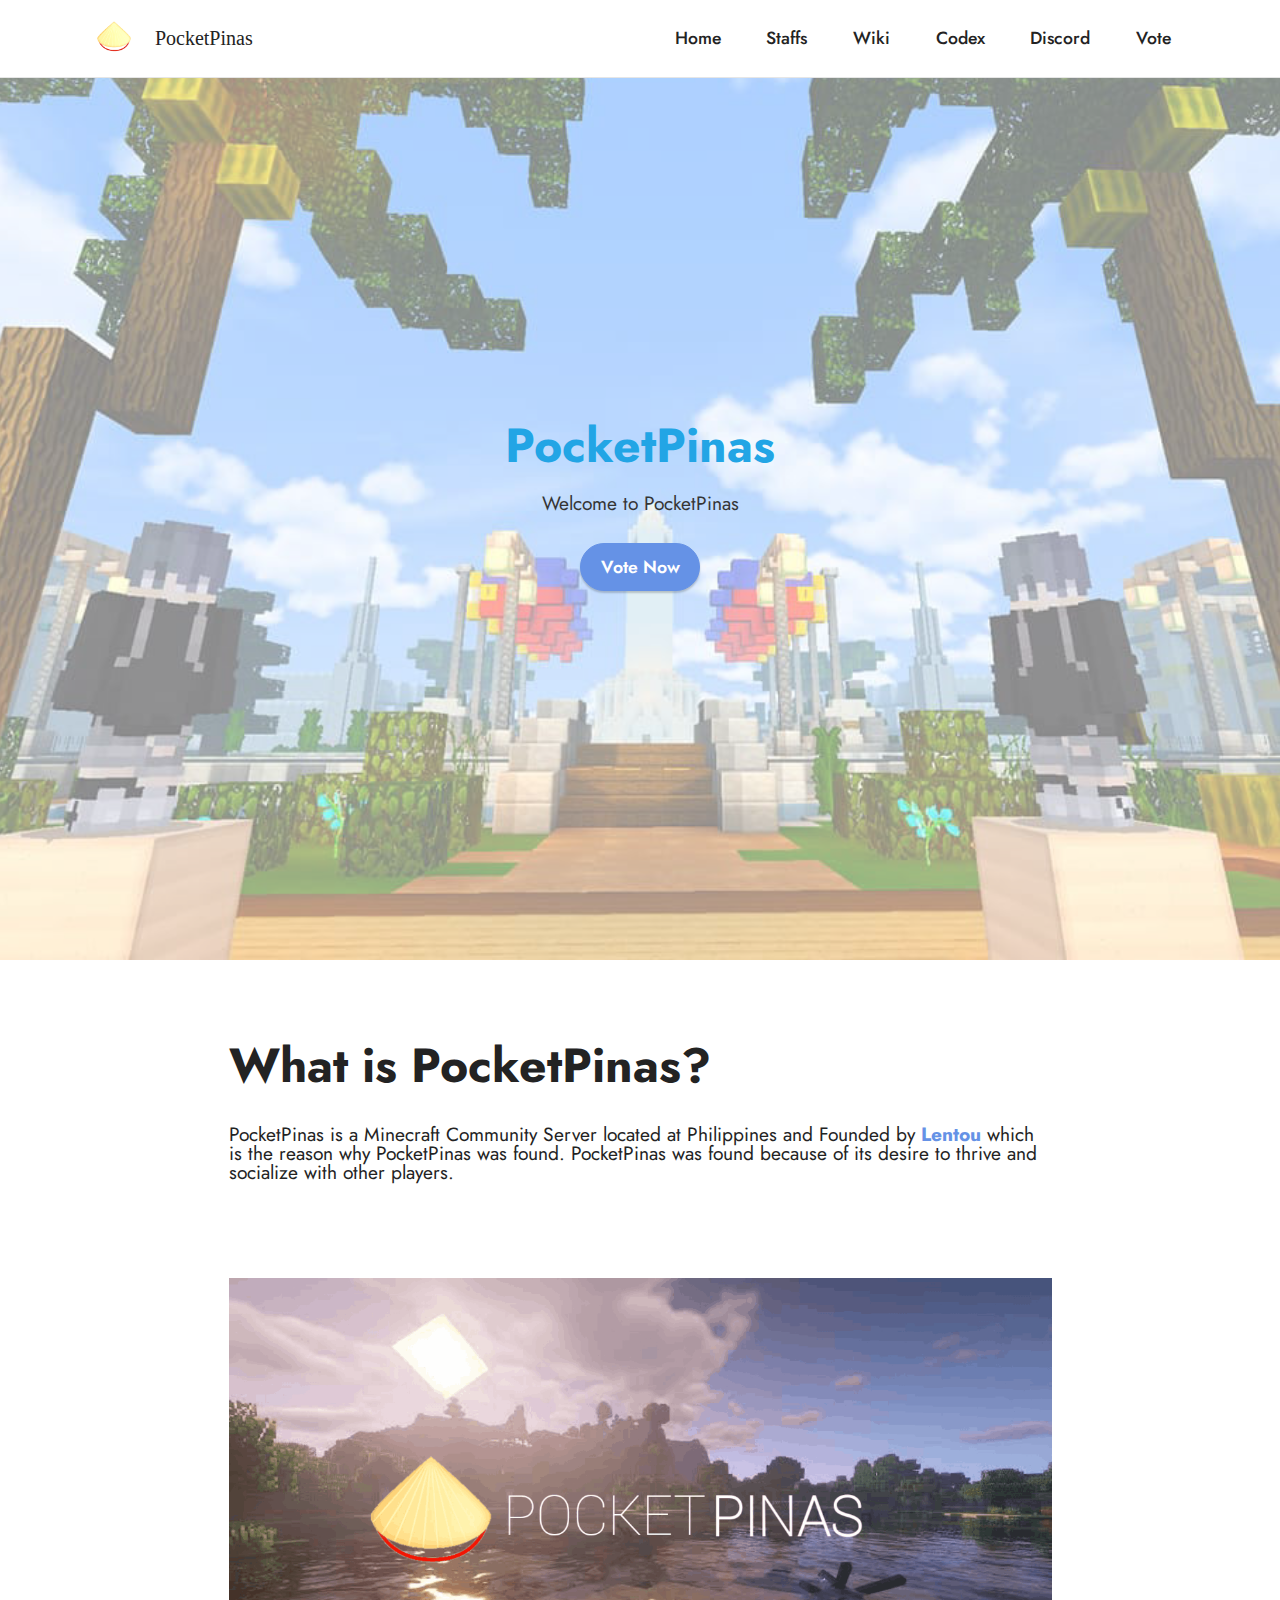
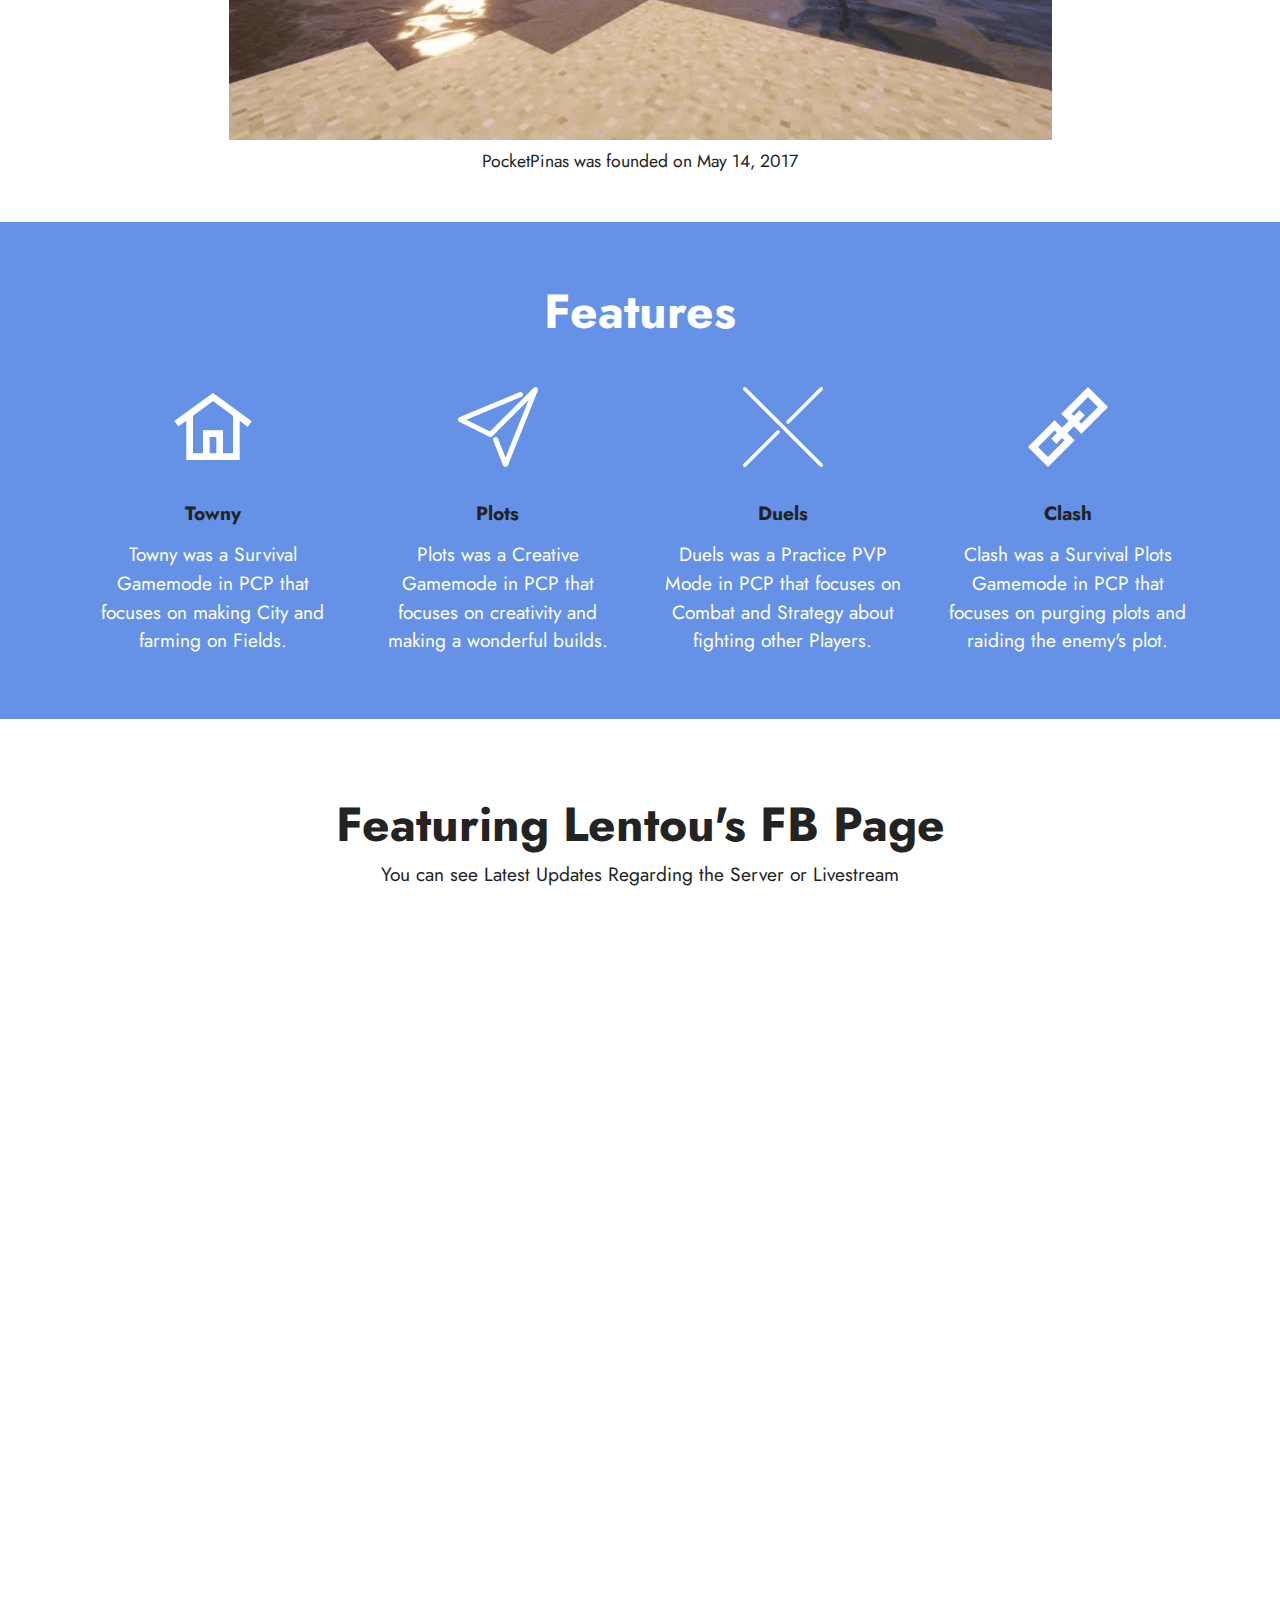
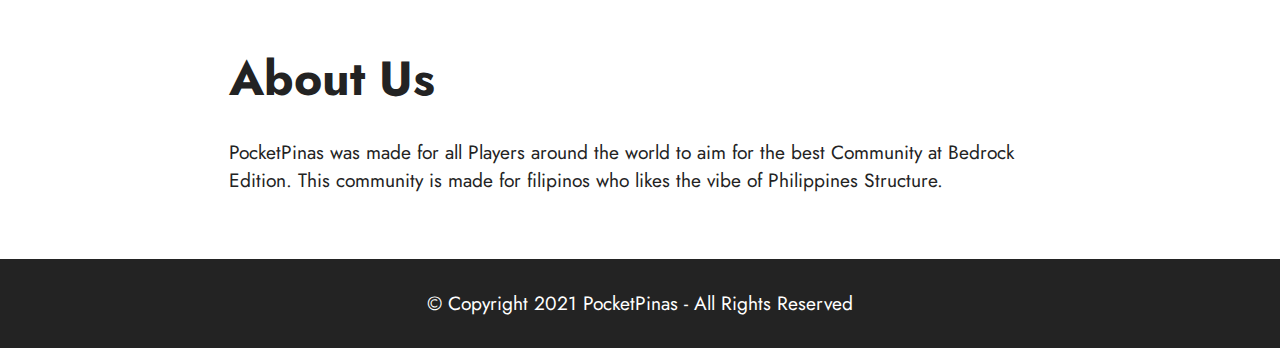
<file: index.html>
<!DOCTYPE html>
<html  >
<head>
  <meta charset="UTF-8">
  <meta http-equiv="X-UA-Compatible" content="IE=edge">
  <meta name="generator" content="Mobirise v5.2.0, mobirise.com">
  <meta name="viewport" content="width=device-width, initial-scale=1, minimum-scale=1">
  <link rel="shortcut icon" href="assets/images/1603445772490-181x196.png" type="image/x-icon">
  <meta name="description" content="PocketPinas is a Minecraft Community Server located at Philippines and Founded by Lentou.">
  
  
  <title>PocketPinas</title>
  <link rel="stylesheet" href="assets/web/assets/mobirise-icons2/mobirise2.css">
  <link rel="stylesheet" href="assets/web/assets/mobirise-icons/mobirise-icons.css">
  <link rel="stylesheet" href="assets/web/assets/mobirise-icons-bold/mobirise-icons-bold.css">
  <link rel="stylesheet" href="assets/tether/tether.min.css">
  <link rel="stylesheet" href="assets/bootstrap/css/bootstrap.min.css">
  <link rel="stylesheet" href="assets/bootstrap/css/bootstrap-grid.min.css">
  <link rel="stylesheet" href="assets/bootstrap/css/bootstrap-reboot.min.css">
  <link rel="stylesheet" href="assets/dropdown/css/style.css">
  <link rel="stylesheet" href="assets/socicon/css/styles.css">
  <link rel="stylesheet" href="assets/theme/css/style.css">
  <link rel="preload" as="style" href="assets/mobirise/css/mbr-additional.css"><link rel="stylesheet" href="assets/mobirise/css/mbr-additional.css" type="text/css">
  
  
  
  
</head>
<body>
  
  <section class="menu cid-s48OLK6784" once="menu" id="menu1-h">
    
    <nav class="navbar navbar-dropdown navbar-fixed-top navbar-expand-lg">
        <div class="container">
            <div class="navbar-brand">
                <span class="navbar-logo">
                    
                        <img src="assets/images/1603445772490-181x196.png" alt="Mobirise" style="height: 3.8rem;">
                    
                </span>
                <span class="navbar-caption-wrap">PocketPinas</span>
            </div>
            <button class="navbar-toggler" type="button" data-toggle="collapse" data-target="#navbarSupportedContent" aria-controls="navbarNavAltMarkup" aria-expanded="false" aria-label="Toggle navigation">
                <div class="hamburger">
                    <span></span>
                    <span></span>
                    <span></span>
                    <span></span>
                </div>
            </button>
            <div class="collapse navbar-collapse" id="navbarSupportedContent">
                <ul class="navbar-nav nav-dropdown nav-right" data-app-modern-menu="true"><li class="nav-item"><a class="nav-link link text-black text-primary display-4" href="index.html">Home</a></li><li class="nav-item"><a class="nav-link link text-black text-primary display-4" href="staffs.html">Staffs</a></li><li class="nav-item"><a class="nav-link link text-black text-primary display-4" href="wiki.html">Wiki</a></li><li class="nav-item"><a class="nav-link link text-black text-primary display-4" href="codex.html">Codex</a></li><li class="nav-item"><a class="nav-link link text-black text-primary display-4" href="https://discord.gg/Y7zvgFj">Discord</a></li><li class="nav-item"><a class="nav-link link text-black text-primary display-4" href="https://minecraftpocket-servers.com/server/90308/vote/">Vote</a></li></ul>
                
                
            </div>
        </div>
    </nav>

</section>

<section class="header1 cid-s48MCQYojq mbr-fullscreen mbr-parallax-background" id="header1-f">

    

    <div class="mbr-overlay" style="opacity: 0.5; background-color: rgb(255, 255, 255);"></div>

    <div class="align-center container">
        <div class="row justify-content-center">
            <div class="col-12 col-lg-8">
                <h1 class="mbr-section-title mbr-fonts-style mb-3 display-2"><strong>PocketPinas</strong></h1>
                
                <p class="mbr-text mbr-fonts-style display-7">Welcome to PocketPinas</p>
                <div class="mbr-section-btn mt-3"><a class="btn btn-primary display-4" href="https://minecraftpocket-servers.com/server/90308/vote/">Vote Now</a></div>
            </div>
        </div>
    </div>
</section>

<section class="content1 cid-s48udlf8KU" id="content1-8">
    
    <div class="container">
        <div class="row justify-content-center">
            <div class="title col-12 col-md-9">
                <h3 class="mbr-section-title mbr-fonts-style align-center mb-4 display-2"><strong>What is PocketPinas?</strong></h3>
                <h4 class="mbr-section-subtitle align-center mbr-fonts-style mb-4 display-7"><p>PocketPinas is a Minecraft Community Server located at Philippines and Founded by <a href="https://www.youtube.com/c/Lentou" class="text-primary"><strong>Lentou</strong></a>&nbsp;which is the reason why PocketPinas was found. PocketPinas was found because of its desire to thrive and socialize with other players.</p></h4>
                
            </div>
        </div>
    </div>
</section>

<section class="image3 cid-s48upRUlSD" id="image3-9">
    

    

    <div class="container">
        <div class="row justify-content-center">
            <div class="col-12 col-lg-9">
                <div class="image-wrapper">
                    <img src="assets/images/pcp-1280x718.png" alt="Mobirise">
                    <p class="mbr-description mbr-fonts-style mt-2 align-center display-4">PocketPinas was founded on May 14, 2017</p>
                </div>
            </div>
        </div>
    </div>
</section>

<section class="features1 cid-smlQvP4FIE" id="features1-v">
    

    
    <div class="container">
        <div class="row">
            <div class="col-12">
                <h3 class="mbr-section-title mbr-fonts-style align-center mb-0 display-2">
                    <strong>Features</strong>
                </h3>
                
            </div>
        </div>
        <div class="row">
            <div class="card col-12 col-md-6 col-lg-3">
                <div class="card-wrapper">
                    <div class="card-box align-center">
                        <div class="iconfont-wrapper">
                            <span class="mbr-iconfont mobi-mbri-home mobi-mbri" style="color: rgb(255, 255, 255); fill: rgb(255, 255, 255);"></span>
                        </div>
                        <h5 class="card-title mbr-fonts-style display-7"><strong>Towny</strong></h5>
                        <p class="card-text mbr-fonts-style display-7">Towny was a Survival Gamemode in PCP that focuses on making City and farming on Fields.</p>
                    </div>
                </div>
            </div>
            <div class="card col-12 col-md-6 col-lg-3">
                <div class="card-wrapper">
                    <div class="card-box align-center">
                        <div class="iconfont-wrapper">
                            <span class="mbr-iconfont mbrib-paper-plane" style="color: rgb(255, 255, 255); fill: rgb(255, 255, 255);"></span>
                        </div>
                        <h5 class="card-title mbr-fonts-style display-7"><strong>Plots</strong></h5>
                        <p class="card-text mbr-fonts-style display-7">Plots was a Creative Gamemode in PCP that focuses on creativity and making a wonderful builds.</p>
                    </div>
                </div>
            </div>
            <div class="card col-12 col-md-6 col-lg-3">
                <div class="card-wrapper">
                    <div class="card-box align-center">
                        <div class="iconfont-wrapper">
                            <span class="mbr-iconfont mbri-close" style="color: rgb(255, 255, 255); fill: rgb(255, 255, 255);"></span>
                        </div>
                        <h5 class="card-title mbr-fonts-style display-7"><strong>Duels</strong></h5>
                        <p class="card-text mbr-fonts-style display-7">Duels was a Practice PVP Mode in PCP that focuses on Combat and Strategy about fighting other Players.</p>
                    </div>
                </div>
            </div>
            <div class="card col-12 col-md-6 col-lg-3">
                <div class="card-wrapper">
                    <div class="card-box align-center">
                        <div class="iconfont-wrapper">
                            <span class="mbr-iconfont mobi-mbri-link mobi-mbri" style="color: rgb(255, 255, 255); fill: rgb(255, 255, 255);"></span>
                        </div>
                        <h5 class="card-title mbr-fonts-style display-7"><strong>Clash</strong></h5>
                        <p class="card-text mbr-fonts-style display-7">Clash was a Survival Plots Gamemode in PCP that focuses on purging plots and raiding the enemy's plot.</p>
                    </div>
                </div>
            </div>
        </div>
    </div>
</section>

<section class="facebook-page cid-smlEqvE0LZ" id="facebook-page-m">
    
    <div class="container">
        <div class="mbr-section-head">
            <h4 class="mbr-section-title mbr-fonts-style align-center mb-0 display-2"><strong>Featuring Lentou's FB Page</strong></h4>
            <h5 class="mbr-section-subtitle mbr-fonts-style align-center mb-0 mt-2 display-7">You can see Latest Updates Regarding the Server or Livestream</h5>
            
        </div>
        <div class="row justify-content-center mt-4">
            <iframe width="340" height="500" style="border:none;overflow:hidden" scrolling="no" frameborder="0" allowtransparency="true" allow="encrypted-media" src="https://www.facebook.com/plugins/page.php?href=https://www.facebook.com/LentouPH&amp;tabs=timeline,events,messages&amp;width=500&amp;height=620&amp;small_header=false&amp;adapt_container_width=true&amp;hide_cover=false&amp;hide_cta=false&amp;appId=2773163886047820"></iframe>
        </div>
    </div>
</section>

<section class="content1 cid-s48vaXqeL6" id="content1-b">
    
    <div class="container">
        <div class="row justify-content-center">
            <div class="title col-12 col-md-9">
                <h3 class="mbr-section-title mbr-fonts-style align-center mb-4 display-2"><strong>About Us</strong></h3>
                <h4 class="mbr-section-subtitle align-center mbr-fonts-style mb-4 display-7">PocketPinas was made for all Players around the world to aim for the best Community at Bedrock Edition. This community is made for filipinos who likes the vibe of Philippines Structure.<br></h4>
                
            </div>
        </div>
    </div>
</section>

<section class="footer7 cid-smlHC59dE2" once="footers" id="footer7-r">

    

    

    <div class="container">
        <div class="media-container-row align-center mbr-white">
            <div class="col-12">
                <p class="mbr-text mb-0 mbr-fonts-style display-7">
                    © Copyright 2021 PocketPinas - All Rights Reserved
                </p>
            </div>
        </div>
    </div>
</section>
  
</body>
</html>
</file>
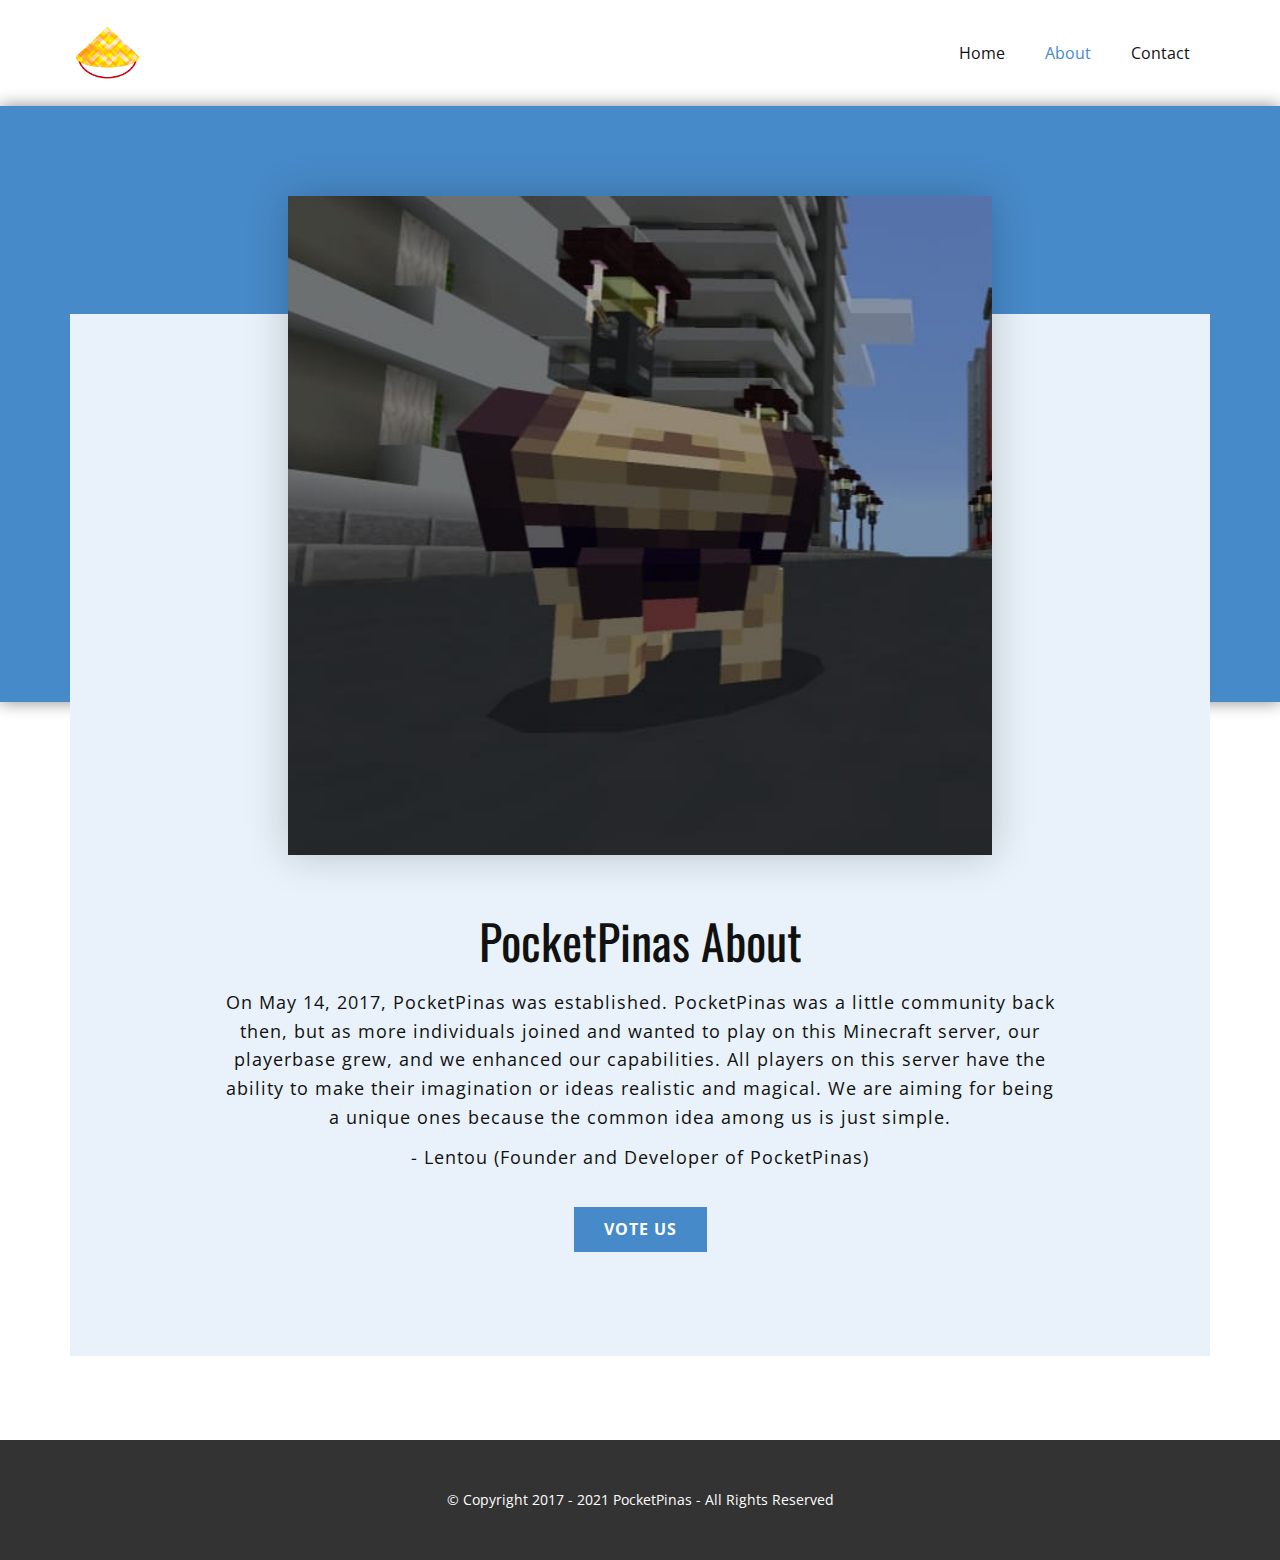
<file: About.html>
<!DOCTYPE html>
<html style="font-size: 16px;">
  <head>
    <meta name="viewport" content="width=device-width, initial-scale=1.0">
    <meta charset="utf-8">
    <meta name="keywords" content="PocketPinas About">
    <meta name="description" content="">
    <meta name="page_type" content="np-template-header-footer-from-plugin">
    <title>About</title>
    <link rel="stylesheet" href="nicepage.css" media="screen">
<link rel="stylesheet" href="About.css" media="screen">
    <script class="u-script" type="text/javascript" src="jquery.js" defer=""></script>
    <script class="u-script" type="text/javascript" src="nicepage.js" defer=""></script>
    <meta name="generator" content="Nicepage 3.30.0, nicepage.com">
    <link id="u-theme-google-font" rel="stylesheet" href="https://fonts.googleapis.com/css?family=Roboto:100,100i,300,300i,400,400i,500,500i,700,700i,900,900i|Open+Sans:300,300i,400,400i,600,600i,700,700i,800,800i">
    <link id="u-page-google-font" rel="stylesheet" href="https://fonts.googleapis.com/css?family=Oswald:200,300,400,500,600,700">
    
    
    <script type="application/ld+json">{
		"@context": "http://schema.org",
		"@type": "Organization",
		"name": "",
		"logo": "images/PCP_Salakot_Designed.png"
}</script>
    <meta name="theme-color" content="#478ac9">
    <meta property="og:title" content="About">
    <meta property="og:type" content="website">
  </head>
  <body class="u-body"><header class="u-clearfix u-header u-header" id="sec-9a6e"><div class="u-clearfix u-sheet u-valign-middle u-sheet-1">
        <a href="https://nicepage.com" class="u-image u-logo u-image-1" data-image-width="1000" data-image-height="1000">
          <img src="images/PCP_Salakot_Designed.png" class="u-logo-image u-logo-image-1">
        </a>
        <nav class="u-menu u-menu-dropdown u-offcanvas u-menu-1">
          <div class="menu-collapse" style="font-size: 1rem; letter-spacing: 0px;">
            <a class="u-button-style u-custom-left-right-menu-spacing u-custom-padding-bottom u-custom-top-bottom-menu-spacing u-nav-link u-text-active-palette-1-base u-text-hover-palette-2-base" href="#">
              <svg><use xmlns:xlink="http://www.w3.org/1999/xlink" xlink:href="#menu-hamburger"></use></svg>
              <svg version="1.1" xmlns="http://www.w3.org/2000/svg" xmlns:xlink="http://www.w3.org/1999/xlink"><defs><symbol id="menu-hamburger" viewBox="0 0 16 16" style="width: 16px; height: 16px;"><rect y="1" width="16" height="2"></rect><rect y="7" width="16" height="2"></rect><rect y="13" width="16" height="2"></rect>
</symbol>
</defs></svg>
            </a>
          </div>
          <div class="u-nav-container">
            <ul class="u-nav u-unstyled u-nav-1"><li class="u-nav-item"><a class="u-button-style u-nav-link u-text-active-palette-1-base u-text-hover-palette-2-base" href="Home.html" style="padding: 10px 20px;">Home</a>
</li><li class="u-nav-item"><a class="u-button-style u-nav-link u-text-active-palette-1-base u-text-hover-palette-2-base" href="About.html" style="padding: 10px 20px;">About</a>
</li><li class="u-nav-item"><a class="u-button-style u-nav-link u-text-active-palette-1-base u-text-hover-palette-2-base" href="Contact.html" style="padding: 10px 20px;">Contact</a>
</li></ul>
          </div>
          <div class="u-nav-container-collapse">
            <div class="u-black u-container-style u-inner-container-layout u-opacity u-opacity-95 u-sidenav">
              <div class="u-inner-container-layout u-sidenav-overflow">
                <div class="u-menu-close"></div>
                <ul class="u-align-center u-nav u-popupmenu-items u-unstyled u-nav-2"><li class="u-nav-item"><a class="u-button-style u-nav-link" href="Home.html">Home</a>
</li><li class="u-nav-item"><a class="u-button-style u-nav-link" href="About.html">About</a>
</li><li class="u-nav-item"><a class="u-button-style u-nav-link" href="Contact.html">Contact</a>
</li></ul>
              </div>
            </div>
            <div class="u-black u-menu-overlay u-opacity u-opacity-70"></div>
          </div>
        </nav>
      </div></header>
    <section class="u-align-center u-clearfix u-white u-section-1" id="carousel_1471">
      <div class="u-expanded-width u-palette-1-base u-shape u-shape-rectangle u-shape-1"></div>
      <div class="u-palette-1-light-3 u-shape u-shape-rectangle u-shape-2"></div>
      <div class="u-clearfix u-gutter-0 u-layout-wrap u-layout-wrap-1">
        <div class="u-gutter-0 u-layout">
          <div class="u-layout-col">
            <div class="u-align-center-md u-container-style u-layout-cell u-left-cell u-right-cell u-size-30 u-layout-cell-1">
              <div class="u-container-layout u-valign-top-sm u-container-layout-1">
                <img class="u-image u-image-1" src="images/pcp.jpg" data-image-width="1073" data-image-height="540">
              </div>
            </div>
            <div class="u-align-center u-container-style u-layout-cell u-left-cell u-right-cell u-size-30 u-layout-cell-2">
              <div class="u-container-layout u-valign-top u-container-layout-2">
                <h1 class="u-custom-font u-font-oswald u-text u-text-default u-text-1">PocketPinas About</h1>
                <p class="u-large-text u-text u-text-variant u-text-2">On May 14, 2017, PocketPinas was established. PocketPinas was a little community back then, but as more individuals joined and wanted to play on this Minecraft server, our playerbase grew, and we enhanced our capabilities. All players on this server have the ability to make their imagination or ideas realistic and magical. We are aiming for being a unique ones because the common idea among us is just simple.</p>
                <p class="u-text u-text-3">- Lentou (Founder and Developer of PocketPinas)</p>
                <a href="https://minecraftpocket-servers.com/server/90308/vote/" class="u-btn u-button-style u-hover-palette-3-dark-1 u-palette-1-base u-btn-1" title="learn more">Vote Us</a>
              </div>
            </div>
          </div>
        </div>
      </div>
    </section>
    
    
    <footer class="u-align-center u-clearfix u-footer u-grey-80 u-footer" id="sec-e248"><div class="u-clearfix u-sheet u-sheet-1">
        <p class="u-small-text u-text u-text-variant u-text-1">© Copyright 2017 - 2021 PocketPinas - All Rights Reserved</p>
      </div></footer>
  </body>
</html>
</file>
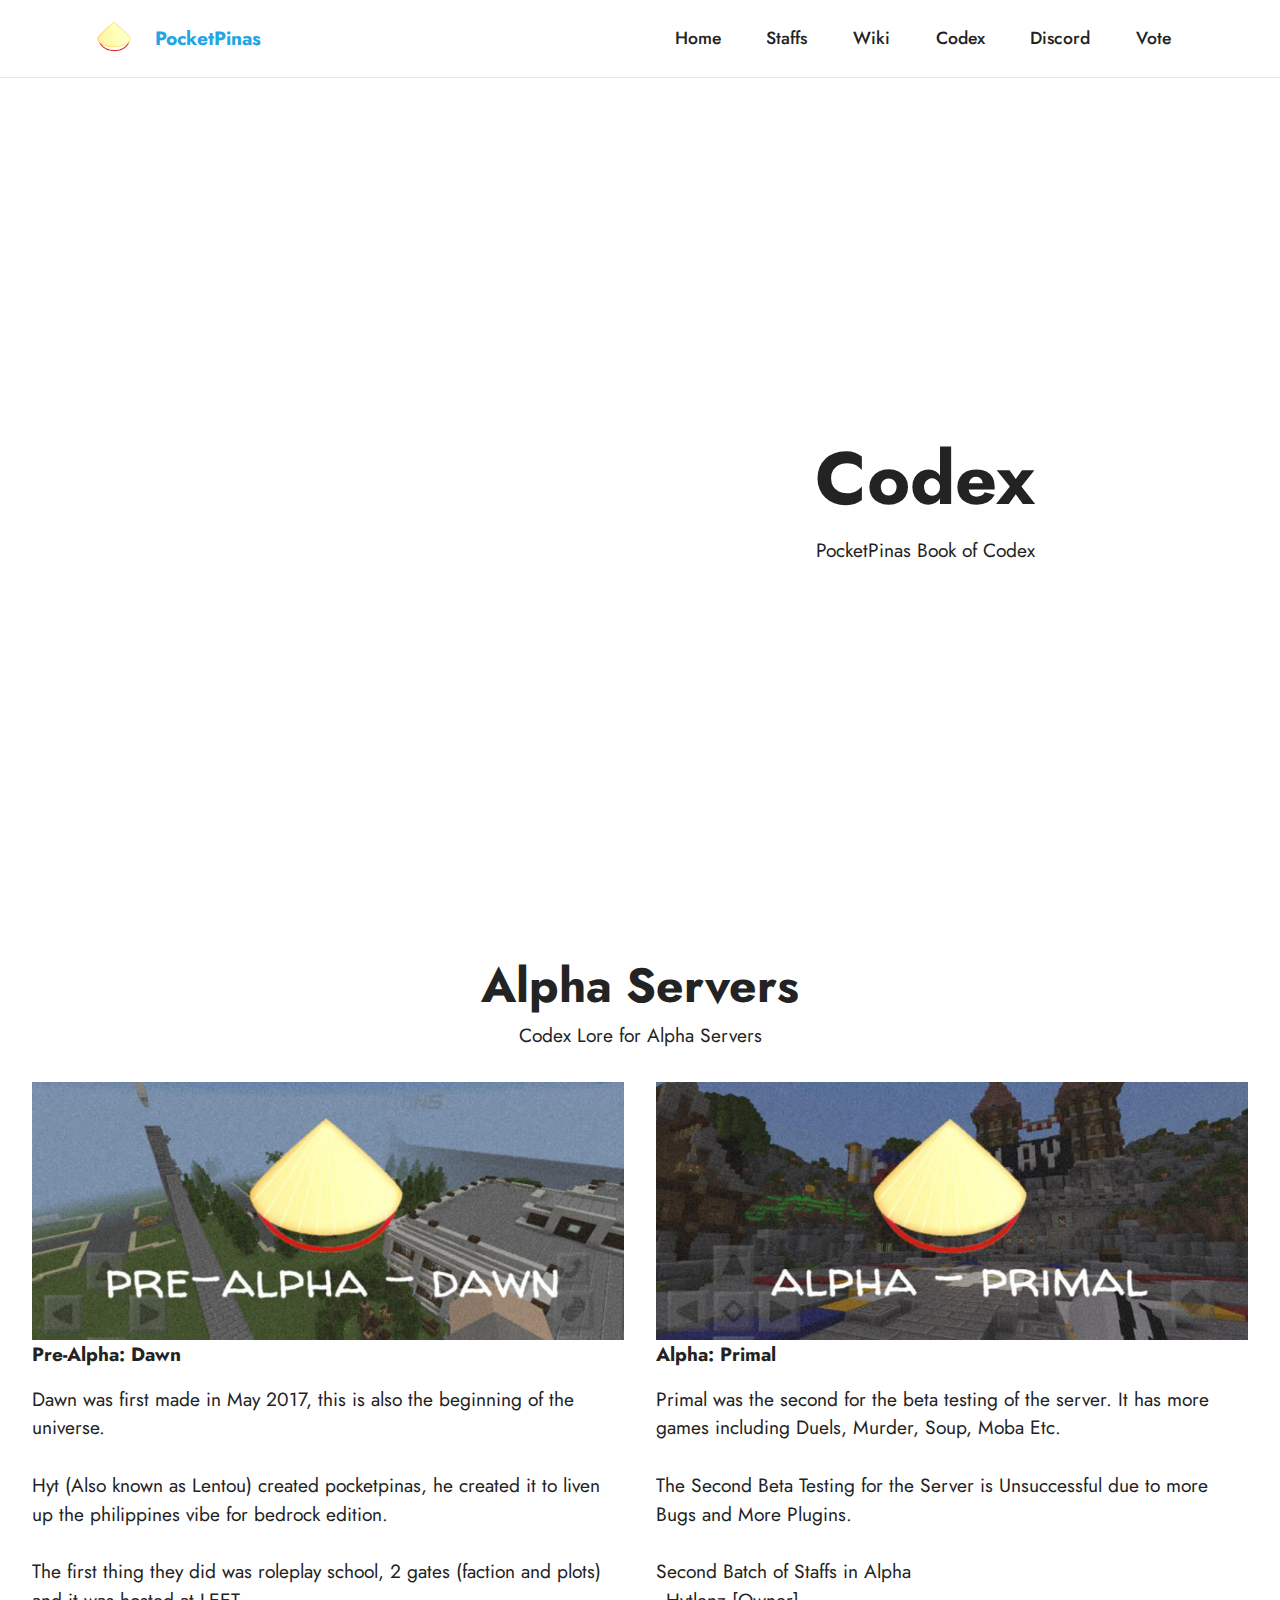
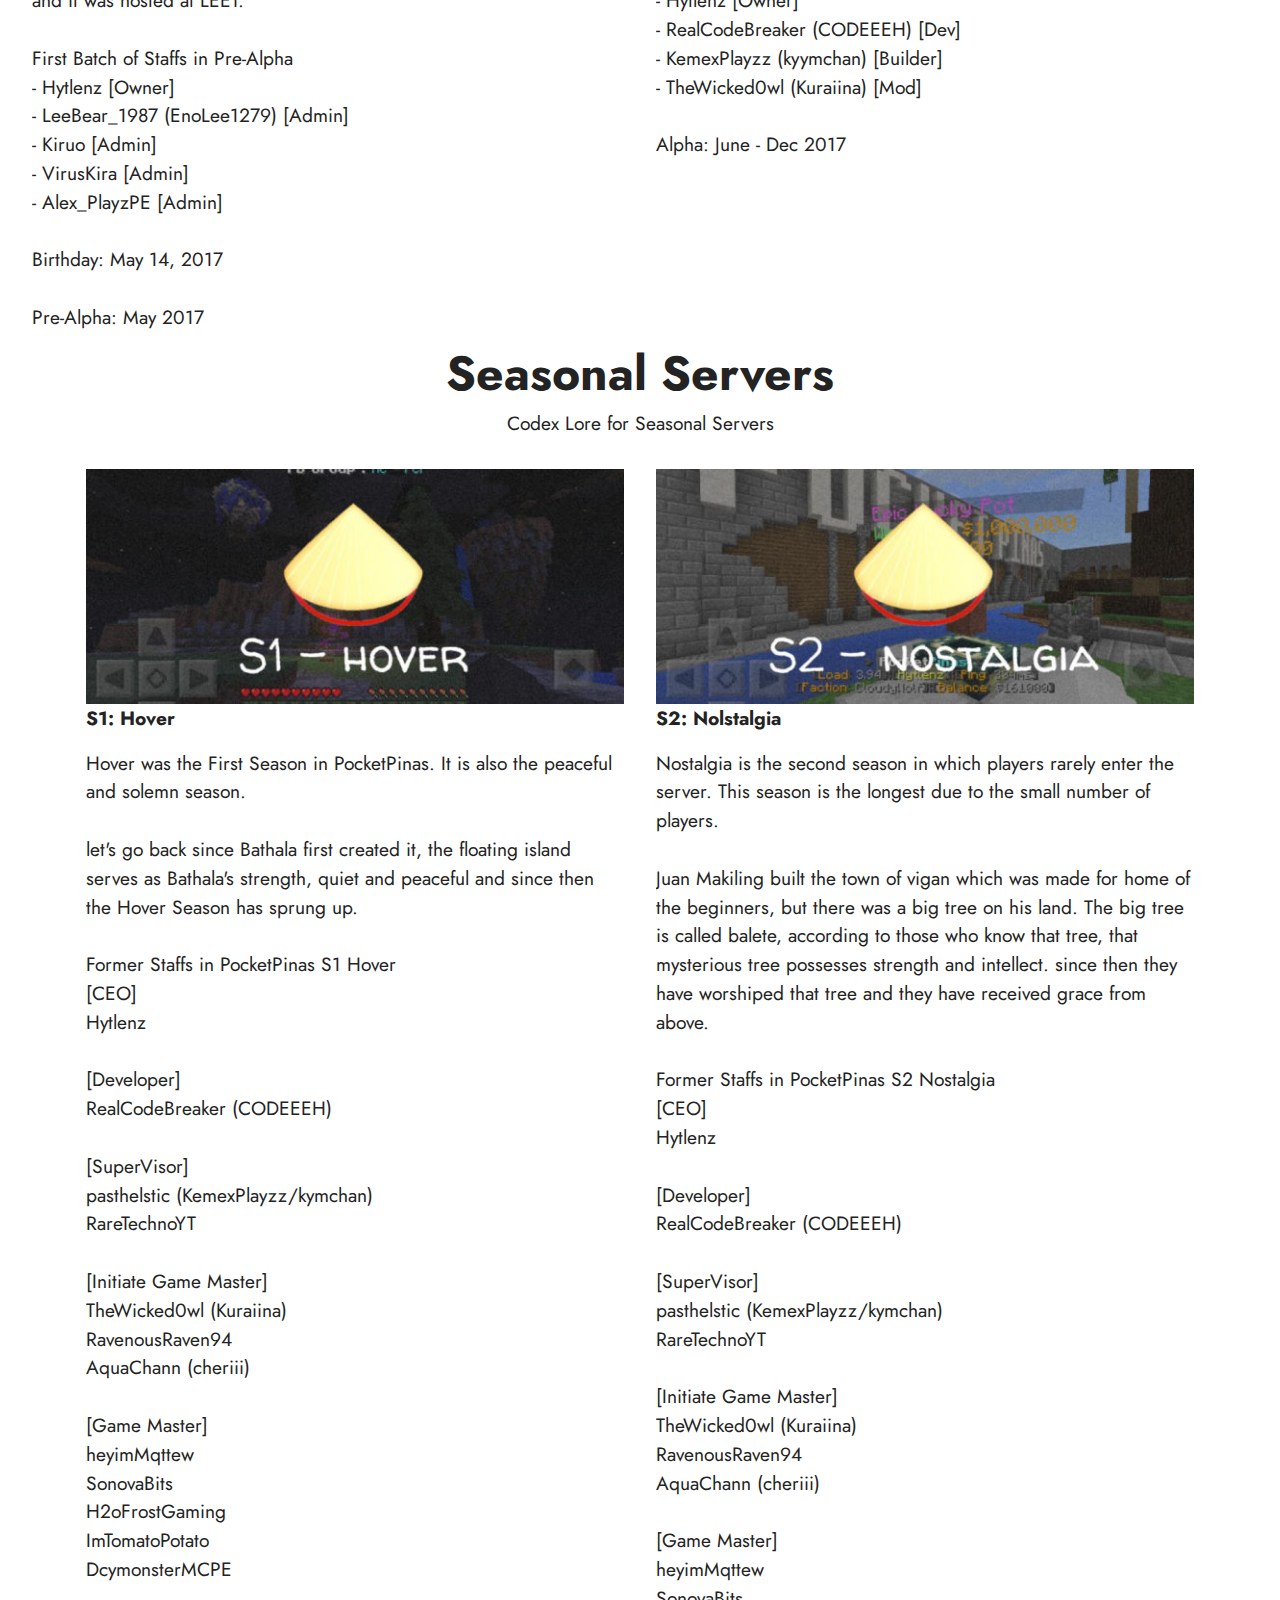
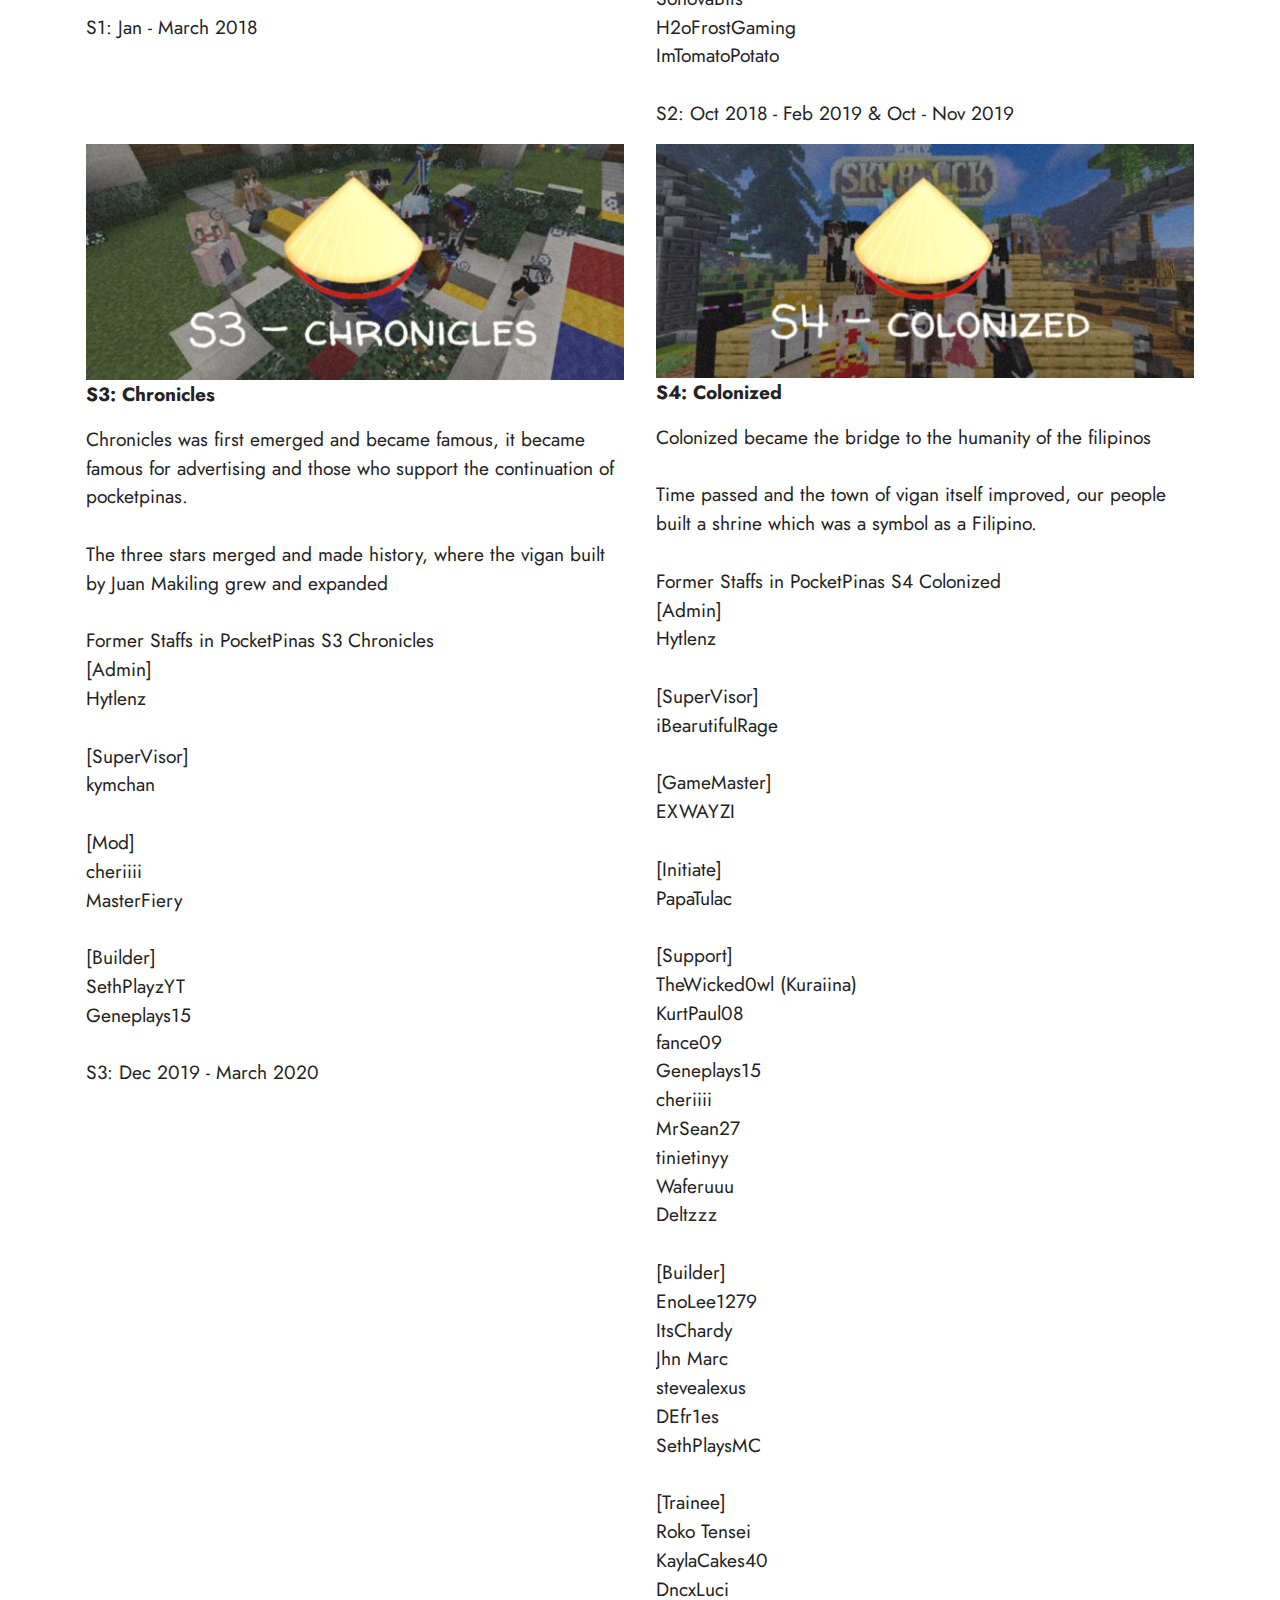
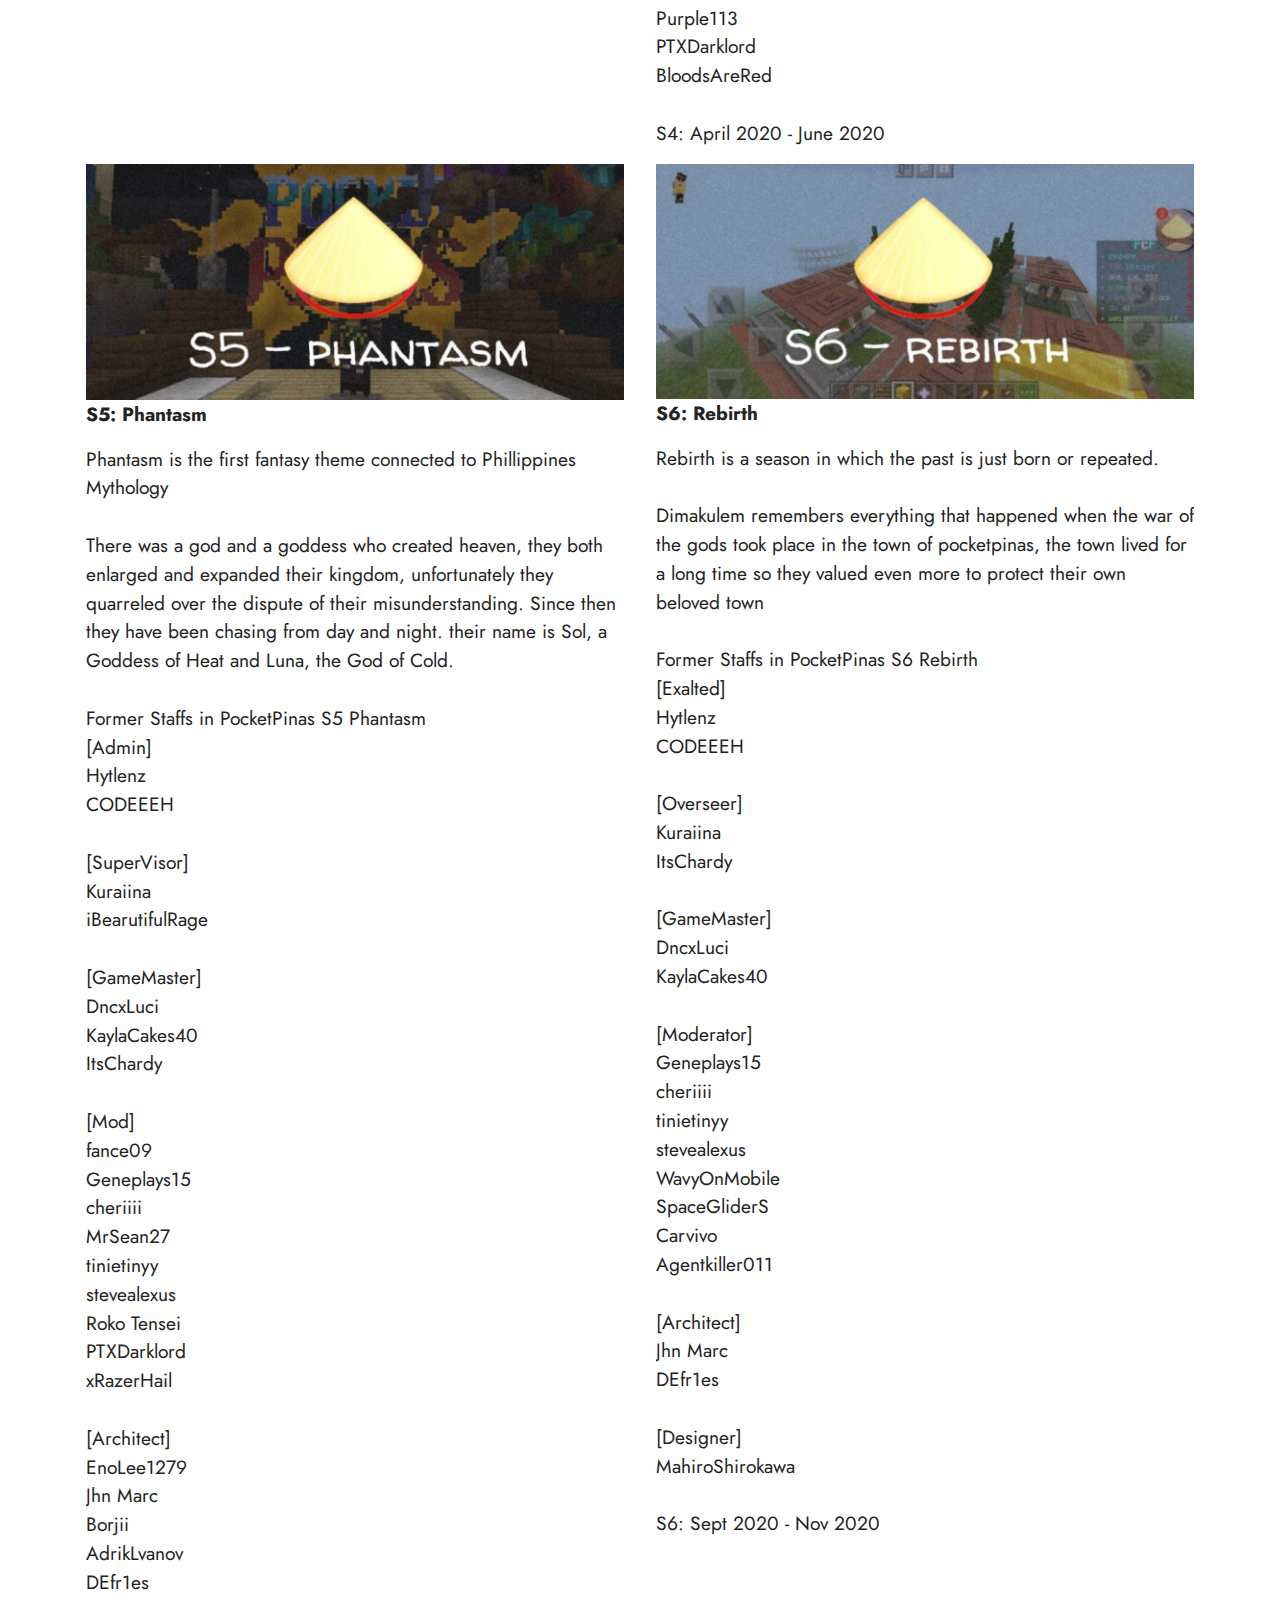
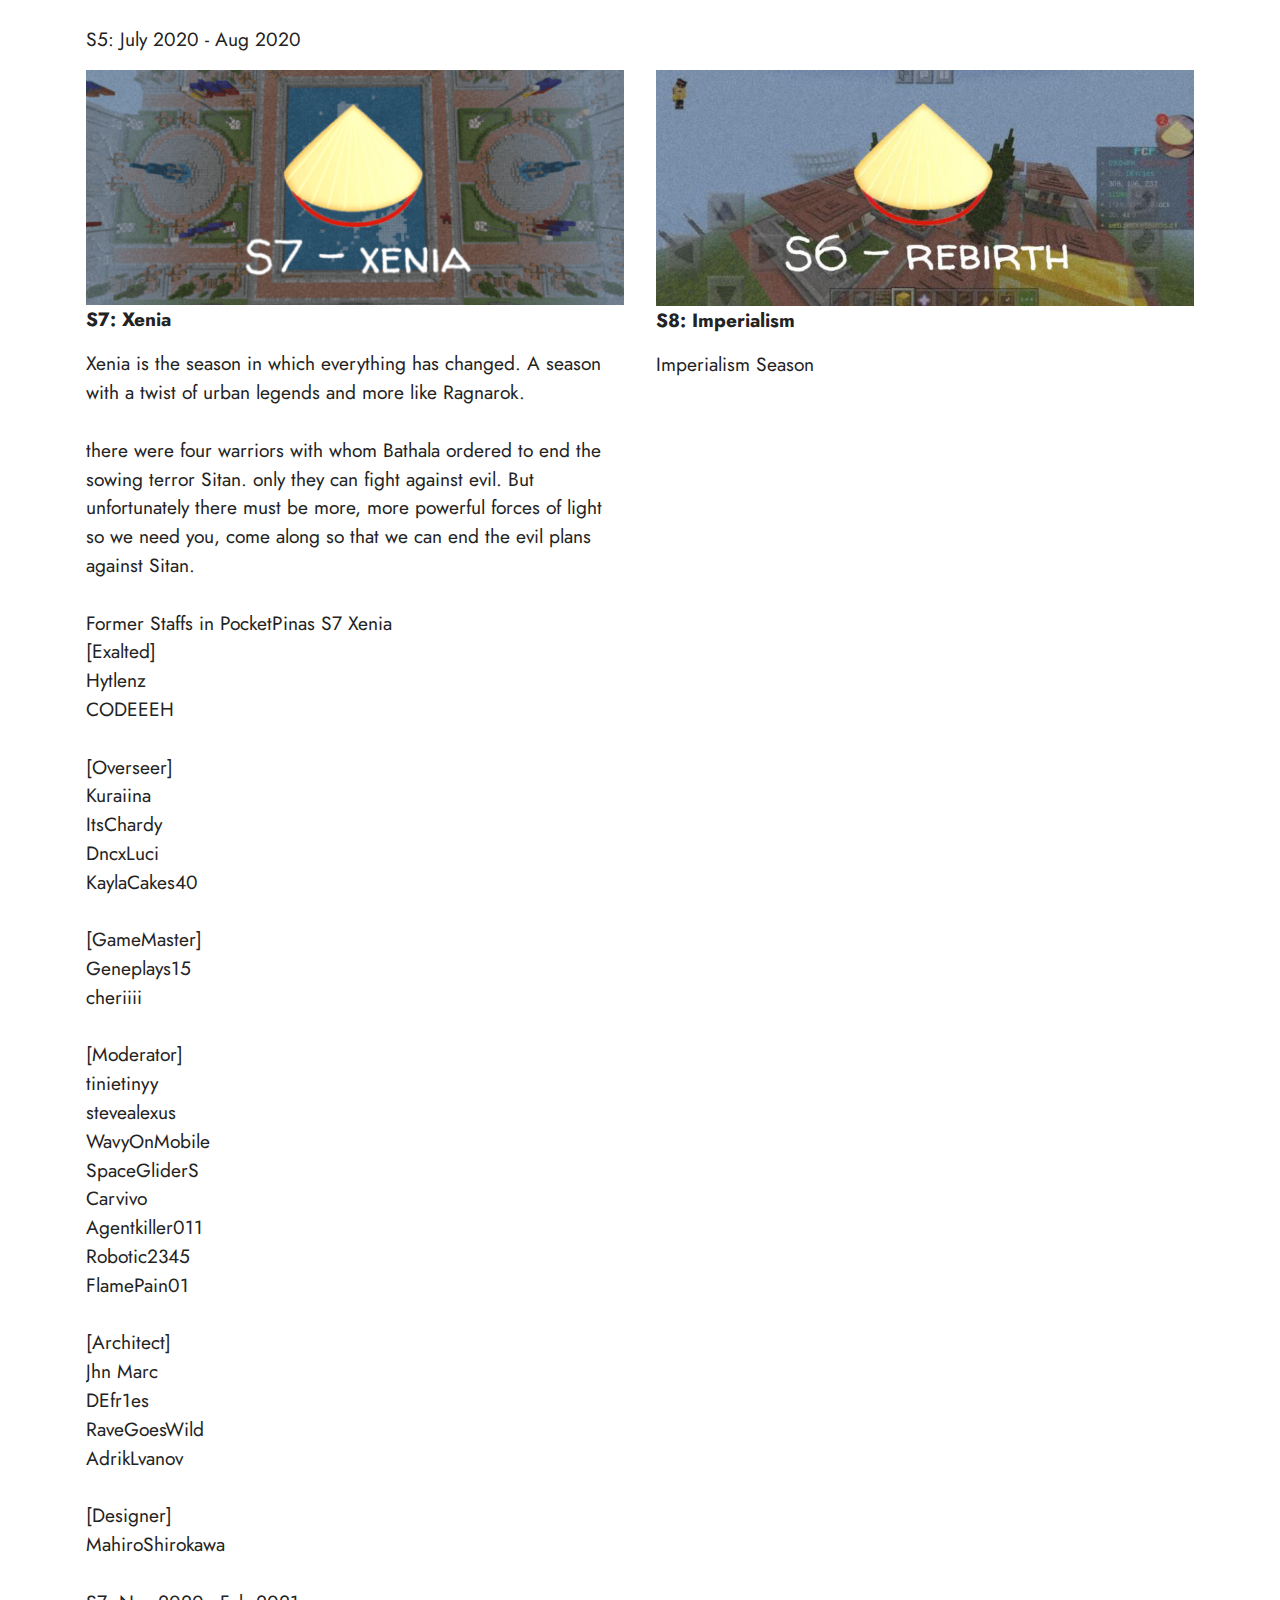
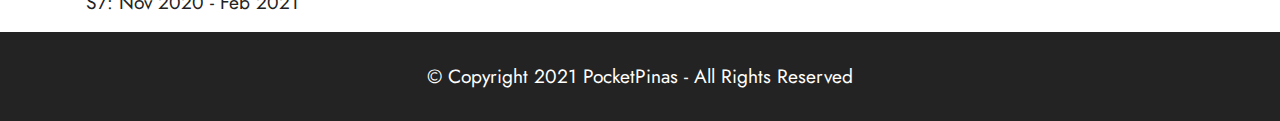
<file: codex.html>
<!DOCTYPE html>
<html  >
<head>
  <!-- Site made with Mobirise Website Builder v5.2.0, https://mobirise.com -->
  <meta charset="UTF-8">
  <meta http-equiv="X-UA-Compatible" content="IE=edge">
  <meta name="generator" content="Mobirise v5.2.0, mobirise.com">
  <meta name="viewport" content="width=device-width, initial-scale=1, minimum-scale=1">
  <link rel="shortcut icon" href="assets/images/1603445772490-181x196.png" type="image/x-icon">
  <meta name="description" content="The story behind the background server">
  
  
  <title>PocketPinas - Codex</title>
  <link rel="stylesheet" href="assets/tether/tether.min.css">
  <link rel="stylesheet" href="assets/bootstrap/css/bootstrap.min.css">
  <link rel="stylesheet" href="assets/bootstrap/css/bootstrap-grid.min.css">
  <link rel="stylesheet" href="assets/bootstrap/css/bootstrap-reboot.min.css">
  <link rel="stylesheet" href="assets/dropdown/css/style.css">
  <link rel="stylesheet" href="assets/socicon/css/styles.css">
  <link rel="stylesheet" href="assets/theme/css/style.css">
  <link rel="preload" as="style" href="assets/mobirise/css/mbr-additional.css"><link rel="stylesheet" href="assets/mobirise/css/mbr-additional.css" type="text/css">
  
  
  
  
</head>
<body>
  
  <section class="menu cid-s48OLK6784" once="menu" id="menu1-1f">
    
    <nav class="navbar navbar-dropdown navbar-fixed-top navbar-expand-lg">
        <div class="container">
            <div class="navbar-brand">
                <span class="navbar-logo">
                    
                        <img src="assets/images/1603445772490-181x196.png" alt="Mobirise" style="height: 3.8rem;">
                    
                </span>
                <span class="navbar-caption-wrap"><a class="navbar-caption text-info display-7" href="https://mobiri.se">PocketPinas</a></span>
            </div>
            <button class="navbar-toggler" type="button" data-toggle="collapse" data-target="#navbarSupportedContent" aria-controls="navbarNavAltMarkup" aria-expanded="false" aria-label="Toggle navigation">
                <div class="hamburger">
                    <span></span>
                    <span></span>
                    <span></span>
                    <span></span>
                </div>
            </button>
            <div class="collapse navbar-collapse" id="navbarSupportedContent">
                <ul class="navbar-nav nav-dropdown nav-right" data-app-modern-menu="true"><li class="nav-item"><a class="nav-link link text-black text-primary display-4" href="index.html">Home</a></li><li class="nav-item"><a class="nav-link link text-black text-primary display-4" href="staffs.html">Staffs</a></li><li class="nav-item"><a class="nav-link link text-black text-primary display-4" href="wiki.html">Wiki</a></li><li class="nav-item"><a class="nav-link link text-black text-primary display-4" href="codex.html">Codex</a></li><li class="nav-item"><a class="nav-link link text-black text-primary display-4" href="https://discord.gg/Y7zvgFj">Discord</a></li><li class="nav-item"><a class="nav-link link text-black text-primary display-4" href="https://minecraftpocket-servers.com/server/90308/vote/">Vote</a></li></ul>
                
                
            </div>
        </div>
    </nav>

</section>

<section class="header3 cid-smmK8vQZxL mbr-fullscreen" id="header3-1k">

    

    <div class="mbr-overlay" style="opacity: 0.3; background-color: rgb(255, 255, 255);"></div>

    <div class="align-center container">
        <div class="row justify-content-end">
            <div class="col-12 col-lg-6">
                <h1 class="mbr-section-title mbr-fonts-style mb-3 display-1"><strong>Codex</strong></h1>
                
                <p class="mbr-text mbr-fonts-style display-7">PocketPinas Book of Codex</p>
                
            </div>
        </div>
    </div>
</section>

<section class="gallery3 cid-smrbv4wbMm" id="gallery3-1t">
    
    
    <div class="container-fluid">
        <div class="mbr-section-head">
            <h4 class="mbr-section-title mbr-fonts-style align-center mb-0 display-2"><strong>Alpha Servers</strong></h4>
            <h5 class="mbr-section-subtitle mbr-fonts-style align-center mb-0 mt-2 display-7">Codex Lore for Alpha Servers</h5>
        </div>
        <div class="row mt-4">
            <div class="item features-image сol-12 col-md-6 col-lg-6">
                <div class="item-wrapper">
                    <div class="item-img">
                        <img src="assets/images/prealpha-816x356.jpg" alt="">
                    </div>
                    <div class="item-content">
                        <h5 class="item-title mbr-fonts-style display-7"><strong>Pre-Alpha: Dawn</strong></h5>
                        
                        <p class="mbr-text mbr-fonts-style mt-3 display-7">Dawn was first made in May 2017, this is also the beginning of the universe.
<br>
<br>Hyt (Also known as Lentou) created pocketpinas, he created it to liven up the philippines vibe for bedrock edition.
<br>
<br>The first thing they did was roleplay school, 2 gates (faction and plots) and it was hosted at LEET.
<br>
<br>First Batch of Staffs in Pre-Alpha
<br>- Hytlenz [Owner]
<br>- LeeBear_1987 (EnoLee1279) [Admin]
<br>- Kiruo [Admin]
<br>- VirusKira [Admin]
<br>- Alex_PlayzPE [Admin]
<br>
<br>Birthday: May 14, 2017
<br>
<br>Pre-Alpha: May 2017</p>
                    </div>
                    
                </div>
            </div>
            <div class="item features-image сol-12 col-md-6 col-lg-6">
                <div class="item-wrapper">
                    <div class="item-img">
                        <img src="assets/images/alpha-816x356.jpg" alt="">
                    </div>
                    <div class="item-content">
                        <h5 class="item-title mbr-fonts-style display-7"><strong>Alpha: Primal</strong></h5>
                        
                        <p class="mbr-text mbr-fonts-style mt-3 display-7">Primal was the second for the beta testing of the server. It has more games including Duels, Murder, Soup, Moba Etc.
<br>
<br>The Second Beta Testing for the Server is Unsuccessful due to more Bugs and More Plugins.
<br>
<br>Second Batch of Staffs in Alpha
<br>- Hytlenz [Owner]
<br>- RealCodeBreaker (CODEEEH) [Dev]
<br>- KemexPlayzz (kyymchan) [Builder]
<br>- TheWicked0wl (Kuraiina) [Mod]
<br>
<br>Alpha: June - Dec 2017</p>
                    </div>
                    
                </div>
            </div>
            
            
        </div>
    </div>
</section>

<section class="gallery3 cid-smriNJfHpM" id="gallery3-1u">
    
    
    <div class="container">
        <div class="mbr-section-head">
            <h4 class="mbr-section-title mbr-fonts-style align-center mb-0 display-2"><strong>Seasonal Servers</strong></h4>
            <h5 class="mbr-section-subtitle mbr-fonts-style align-center mb-0 mt-2 display-7">Codex Lore for Seasonal Servers</h5>
        </div>
        <div class="row mt-4">
            
            <div class="item features-image сol-12 col-md-6 col-lg-6">
                <div class="item-wrapper">
                    <div class="item-img">
                        <img src="assets/images/s1-560x244.jpg" alt="">
                    </div>
                    <div class="item-content">
                        <h5 class="item-title mbr-fonts-style display-7"><strong>S1: Hover</strong></h5>
                        
                        <p class="mbr-text mbr-fonts-style mt-3 display-7">Hover was the First Season in PocketPinas. It is also the peaceful and solemn season.
<br>
<br>let's go back since Bathala first created it, the floating island serves as Bathala's strength, quiet and peaceful and since then the Hover Season has sprung up.
<br>
<br>Former Staffs in PocketPinas S1 Hover
<br>[CEO]
<br>Hytlenz
<br>
<br>[Developer]
<br>RealCodeBreaker (CODEEEH)
<br>
<br>[SuperVisor]
<br>pasthelstic (KemexPlayzz/kymchan)
<br>RareTechnoYT
<br>
<br>[Initiate Game Master]
<br>TheWicked0wl (Kuraiina)
<br>RavenousRaven94
<br>AquaChann (cheriii)
<br>
<br>[Game Master]
<br>heyimMqttew
<br>SonovaBits
<br>H2oFrostGaming
<br>ImTomatoPotato
<br>DcymonsterMCPE
<br>
<br>S1: Jan - March 2018</p>
                    </div>
                    
                </div>
            </div>
            <div class="item features-image сol-12 col-md-6 col-lg-6">
                <div class="item-wrapper">
                    <div class="item-img">
                        <img src="assets/images/s2-560x244.jpg" alt="">
                    </div>
                    <div class="item-content">
                        <h5 class="item-title mbr-fonts-style display-7"><strong>S2: Nolstalgia</strong></h5>
                        
                        <p class="mbr-text mbr-fonts-style mt-3 display-7">Nostalgia is the second season in which players rarely enter the server. This season is the longest due to the small number of players.
<br>
<br>Juan Makiling built the town of vigan which was made for home of the beginners, but there was a big tree on his land. The big tree is called balete, according to those who know that tree, that mysterious tree possesses strength and intellect. since then they have worshiped that tree and they have received grace from above.
<br>
<br>Former Staffs in PocketPinas S2 Nostalgia
<br>[CEO]
<br>Hytlenz
<br>
<br>[Developer]
<br>RealCodeBreaker (CODEEEH)
<br>
<br>[SuperVisor]
<br>pasthelstic (KemexPlayzz/kymchan)
<br>RareTechnoYT
<br>
<br>[Initiate Game Master]
<br>TheWicked0wl (Kuraiina)
<br>RavenousRaven94
<br>AquaChann (cheriii)
<br>
<br>[Game Master]
<br>heyimMqttew
<br>SonovaBits
<br>H2oFrostGaming
<br>ImTomatoPotato
<br>
<br>S2: Oct 2018 - Feb 2019 &amp; Oct - Nov 2019</p>
                    </div>
                    
                </div>
            </div>
            <div class="item features-image сol-12 col-md-6 col-lg-6">
                <div class="item-wrapper">
                    <div class="item-img">
                        <img src="assets/images/s3-560x246.jpg" alt="" title="">
                    </div>
                    <div class="item-content">
                        <h5 class="item-title mbr-fonts-style display-7"><strong>S3: Chronicles</strong></h5>
                        
                        <p class="mbr-text mbr-fonts-style mt-3 display-7">Chronicles was first emerged and became famous, it became famous for advertising and those who support the continuation of pocketpinas.
<br>
<br>The three stars merged and made history, where the vigan built by Juan Makiling grew and expanded
<br>
<br>Former Staffs in PocketPinas S3 Chronicles
<br>[Admin]
<br>Hytlenz
<br>
<br>[SuperVisor]
<br>kymchan
<br>
<br>[Mod]
<br>cheriiii
<br>MasterFiery
<br>
<br>[Builder]
<br>SethPlayzYT
<br>Geneplays15
<br>
<br>S3: Dec 2019 - March 2020</p>
                    </div>
                    
                </div>
            </div><div class="item features-image сol-12 col-md-6 col-lg-6">
                <div class="item-wrapper">
                    <div class="item-img">
                        <img src="assets/images/s4-560x244.jpg" alt="" title="">
                    </div>
                    <div class="item-content">
                        <h5 class="item-title mbr-fonts-style display-7"><strong>S4: Colonized</strong></h5>
                        
                        <p class="mbr-text mbr-fonts-style mt-3 display-7">Colonized became the bridge to the humanity of the filipinos
<br>
<br>Time passed and the town of vigan itself improved, our people built a shrine which was a symbol as a Filipino.
<br>
<br>Former Staffs in PocketPinas S4 Colonized
<br>[Admin]
<br>Hytlenz
<br>
<br>[SuperVisor]
<br>iBearutifulRage
<br>
<br>[GameMaster]
<br>EXWAYZI
<br>
<br>[Initiate]
<br>PapaTulac
<br>
<br>[Support]
<br>TheWicked0wl (Kuraiina)
<br>KurtPaul08
<br>fance09
<br>Geneplays15
<br>cheriiii
<br>MrSean27
<br>tinietinyy
<br>Waferuuu
<br>Deltzzz
<br>
<br>[Builder]
<br>EnoLee1279
<br>ItsChardy
<br>Jhn Marc
<br>stevealexus
<br>DEfr1es<br>SethPlaysMC<br>
<br>[Trainee]
<br>Roko Tensei
<br>KaylaCakes40
<br>DncxLuci
<br>Purple113
<br>PTXDarklord
<br>BloodsAreRed
<br>
<br>S4: April 2020 - June 2020</p>
                    </div>
                    
                </div>
            </div><div class="item features-image сol-12 col-md-6 col-lg-6">
                <div class="item-wrapper">
                    <div class="item-img">
                        <img src="assets/images/s5-560x246.jpg" alt="" title="">
                    </div>
                    <div class="item-content">
                        <h5 class="item-title mbr-fonts-style display-7"><strong>S5: Phantasm</strong></h5>
                        
                        <p class="mbr-text mbr-fonts-style mt-3 display-7">Phantasm is the first fantasy theme connected to Phillippines Mythology
<br>
<br>There was a god and a goddess who created heaven, they both enlarged and expanded their kingdom, unfortunately they quarreled over the dispute of their misunderstanding. Since then they have been chasing from day and night. their name is Sol, a Goddess of Heat and Luna, the God of Cold.
<br>
<br>Former Staffs in PocketPinas S5 Phantasm
<br>[Admin]
<br>Hytlenz
<br>CODEEEH
<br>
<br>[SuperVisor]
<br>Kuraiina
<br>iBearutifulRage
<br>
<br>[GameMaster]
<br>DncxLuci
<br>KaylaCakes40
<br>ItsChardy
<br>
<br>[Mod]
<br>fance09
<br>Geneplays15
<br>cheriiii
<br>MrSean27
<br>tinietinyy
<br>stevealexus
<br>Roko Tensei
<br>PTXDarklord
<br>xRazerHail
<br>
<br>[Architect]
<br>EnoLee1279
<br>Jhn Marc
<br>Borjii
<br>AdrikLvanov
<br>DEfr1es
<br>
<br>S5: July 2020 - Aug 2020</p>
                    </div>
                    
                </div>
            </div><div class="item features-image сol-12 col-md-6 col-lg-6">
                <div class="item-wrapper">
                    <div class="item-img">
                        <img src="assets/images/s6-560x245.jpg" alt="" title="">
                    </div>
                    <div class="item-content">
                        <h5 class="item-title mbr-fonts-style display-7"><strong>S6: Rebirth</strong></h5>
                        
                        <p class="mbr-text mbr-fonts-style mt-3 display-7">Rebirth is a season in which the past is just born or repeated.
<br>
<br>Dimakulem remembers everything that happened when the war of the gods took place in the town of pocketpinas, the town lived for a long time so they valued even more to protect their own beloved town
<br>
<br>Former Staffs in PocketPinas S6 Rebirth
<br>[Exalted]
<br>Hytlenz
<br>CODEEEH
<br>
<br>[Overseer]
<br>Kuraiina
<br>ItsChardy
<br>
<br>[GameMaster]
<br>DncxLuci
<br>KaylaCakes40
<br>
<br>[Moderator]
<br>Geneplays15
<br>cheriiii
<br>tinietinyy
<br>stevealexus
<br>WavyOnMobile
<br>SpaceGliderS
<br>Carvivo
<br>Agentkiller011
<br>
<br>[Architect]
<br>Jhn Marc
<br>DEfr1es
<br>
<br>[Designer]
<br>MahiroShirokawa
<br>
<br>S6: Sept 2020 - Nov 2020</p>
                    </div>
                    
                </div>
            </div><div class="item features-image сol-12 col-md-6 col-lg-6">
                <div class="item-wrapper">
                    <div class="item-img">
                        <img src="assets/images/s7-560x244.png" alt="" title="">
                    </div>
                    <div class="item-content">
                        <h5 class="item-title mbr-fonts-style display-7"><strong>S7: Xenia</strong></h5>
                        
                        <p class="mbr-text mbr-fonts-style mt-3 display-7">Xenia is the season in which everything has changed. A season with a twist of urban legends and more like Ragnarok.
<br>
<br>there were four warriors with whom Bathala ordered to end the sowing terror Sitan. only they can fight against evil. But unfortunately there must be more, more powerful forces of light so we need you, come along so that we can end the evil plans against Sitan.
<br>
<br>Former Staffs in PocketPinas S7 Xenia
<br>[Exalted]
<br>Hytlenz
<br>CODEEEH
<br>
<br>[Overseer]
<br>Kuraiina
<br>ItsChardy
<br>DncxLuci
<br>KaylaCakes40
<br>
<br>[GameMaster]
<br>Geneplays15
<br>cheriiii
<br>
<br>[Moderator]
<br>tinietinyy
<br>stevealexus
<br>WavyOnMobile
<br>SpaceGliderS
<br>Carvivo
<br>Agentkiller011
<br>Robotic2345
<br>FlamePain01
<br>
<br>[Architect]
<br>Jhn Marc
<br>DEfr1es
<br>RaveGoesWild
<br>AdrikLvanov
<br>
<br>[Designer]
<br>MahiroShirokawa
<br>
<br>S7: Nov 2020 - Feb 2021</p>
                    </div>
                    
                </div>
            </div><div class="item features-image сol-12 col-md-6 col-lg-6">
                <div class="item-wrapper">
                    <div class="item-img">
                        <img src="assets/images/s6-816x357.jpg" alt="" title="">
                    </div>
                    <div class="item-content">
                        <h5 class="item-title mbr-fonts-style display-7"><strong>S8: Imperialism</strong></h5>
                        
                        <p class="mbr-text mbr-fonts-style mt-3 display-7">Imperialism Season</p>
                    </div>
                    
                </div>
            </div>
        </div>
    </div>
</section>

<section class="footer7 cid-smlHC59dE2" once="footers" id="footer7-1g">

    

    

    <div class="container">
        <div class="media-container-row align-center mbr-white">
            <div class="col-12">
                <p class="mbr-text mb-0 mbr-fonts-style display-7">
                    © Copyright 2021 PocketPinas - All Rights Reserved
                </p>
            </div>
        </div>
    </div>
</section>
  
</body>
</html>
</file>
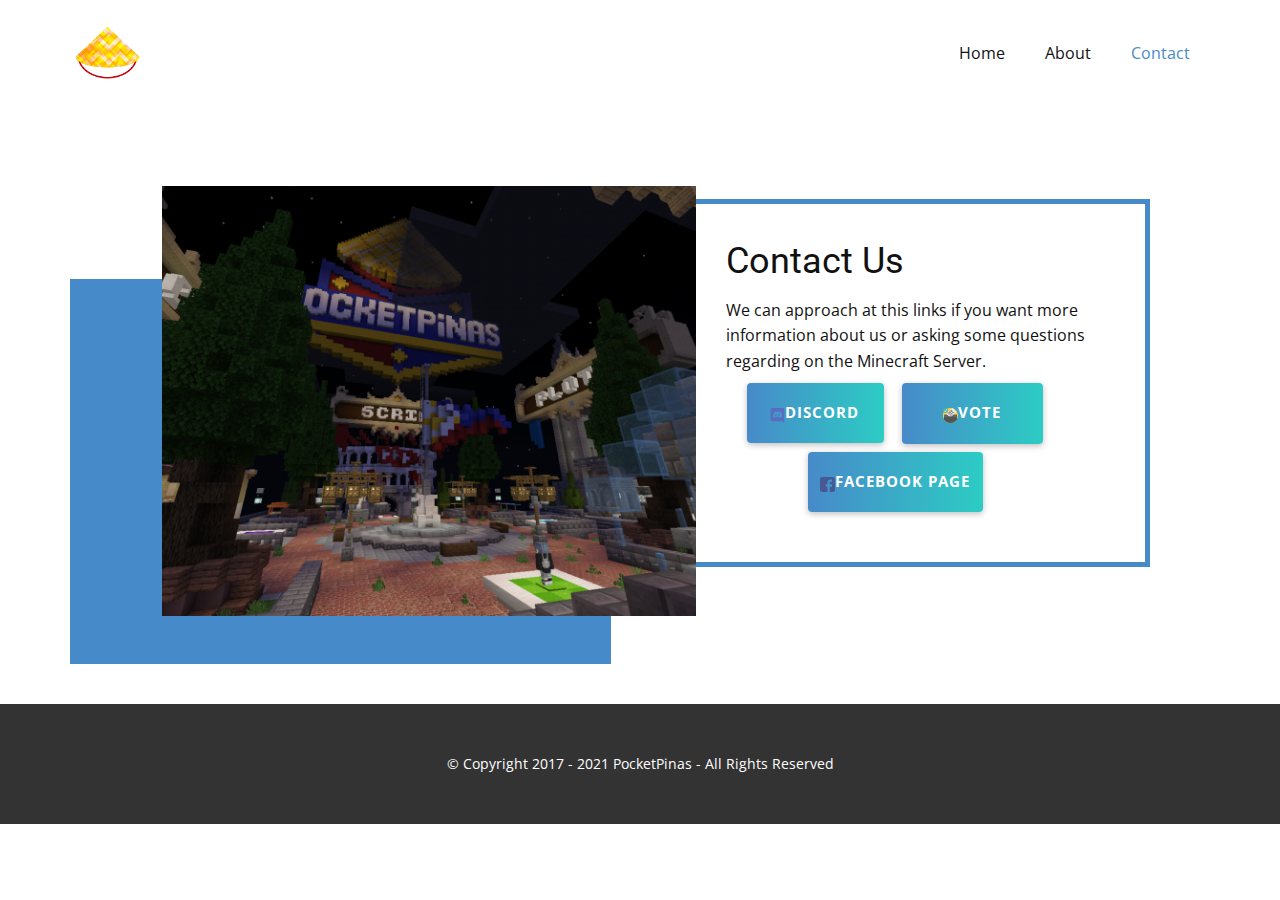
<file: Contact.html>
<!DOCTYPE html>
<html style="font-size: 16px;">
  <head>
    <meta name="viewport" content="width=device-width, initial-scale=1.0">
    <meta charset="utf-8">
    <meta name="keywords" content="Contact Us">
    <meta name="description" content="">
    <meta name="page_type" content="np-template-header-footer-from-plugin">
    <title>Contact</title>
    <link rel="stylesheet" href="nicepage.css" media="screen">
<link rel="stylesheet" href="Contact.css" media="screen">
    <script class="u-script" type="text/javascript" src="jquery.js" defer=""></script>
    <script class="u-script" type="text/javascript" src="nicepage.js" defer=""></script>
    <meta name="generator" content="Nicepage 3.30.0, nicepage.com">
    <link id="u-theme-google-font" rel="stylesheet" href="https://fonts.googleapis.com/css?family=Roboto:100,100i,300,300i,400,400i,500,500i,700,700i,900,900i|Open+Sans:300,300i,400,400i,600,600i,700,700i,800,800i">
    
    
    <script type="application/ld+json">{
		"@context": "http://schema.org",
		"@type": "Organization",
		"name": "",
		"logo": "images/PCP_Salakot_Designed.png"
}</script>
    <meta name="theme-color" content="#478ac9">
    <meta property="og:title" content="Contact">
    <meta property="og:type" content="website">
  </head>
  <body class="u-body"><header class="u-clearfix u-header u-header" id="sec-9a6e"><div class="u-clearfix u-sheet u-valign-middle u-sheet-1">
        <a href="https://nicepage.com" class="u-image u-logo u-image-1" data-image-width="1000" data-image-height="1000">
          <img src="images/PCP_Salakot_Designed.png" class="u-logo-image u-logo-image-1">
        </a>
        <nav class="u-menu u-menu-dropdown u-offcanvas u-menu-1">
          <div class="menu-collapse" style="font-size: 1rem; letter-spacing: 0px;">
            <a class="u-button-style u-custom-left-right-menu-spacing u-custom-padding-bottom u-custom-top-bottom-menu-spacing u-nav-link u-text-active-palette-1-base u-text-hover-palette-2-base" href="#">
              <svg><use xmlns:xlink="http://www.w3.org/1999/xlink" xlink:href="#menu-hamburger"></use></svg>
              <svg version="1.1" xmlns="http://www.w3.org/2000/svg" xmlns:xlink="http://www.w3.org/1999/xlink"><defs><symbol id="menu-hamburger" viewBox="0 0 16 16" style="width: 16px; height: 16px;"><rect y="1" width="16" height="2"></rect><rect y="7" width="16" height="2"></rect><rect y="13" width="16" height="2"></rect>
</symbol>
</defs></svg>
            </a>
          </div>
          <div class="u-nav-container">
            <ul class="u-nav u-unstyled u-nav-1"><li class="u-nav-item"><a class="u-button-style u-nav-link u-text-active-palette-1-base u-text-hover-palette-2-base" href="Home.html" style="padding: 10px 20px;">Home</a>
</li><li class="u-nav-item"><a class="u-button-style u-nav-link u-text-active-palette-1-base u-text-hover-palette-2-base" href="About.html" style="padding: 10px 20px;">About</a>
</li><li class="u-nav-item"><a class="u-button-style u-nav-link u-text-active-palette-1-base u-text-hover-palette-2-base" href="Contact.html" style="padding: 10px 20px;">Contact</a>
</li></ul>
          </div>
          <div class="u-nav-container-collapse">
            <div class="u-black u-container-style u-inner-container-layout u-opacity u-opacity-95 u-sidenav">
              <div class="u-inner-container-layout u-sidenav-overflow">
                <div class="u-menu-close"></div>
                <ul class="u-align-center u-nav u-popupmenu-items u-unstyled u-nav-2"><li class="u-nav-item"><a class="u-button-style u-nav-link" href="Home.html">Home</a>
</li><li class="u-nav-item"><a class="u-button-style u-nav-link" href="About.html">About</a>
</li><li class="u-nav-item"><a class="u-button-style u-nav-link" href="Contact.html">Contact</a>
</li></ul>
              </div>
            </div>
            <div class="u-black u-menu-overlay u-opacity u-opacity-70"></div>
          </div>
        </nav>
      </div></header>
    <section class="u-clearfix u-section-1" id="sec-fa82">
      <div class="u-clearfix u-sheet u-valign-middle-sm u-sheet-1">
        <div class="u-border-5 u-border-palette-1-base u-container-style u-group u-group-1">
          <div class="u-container-layout u-container-layout-1">
            <h2 class="u-text u-text-default u-text-1">Contact Us</h2>
            <p class="u-text u-text-2">We can approach at this links if you want more information about us or asking some questions regarding on the Minecraft Server.</p>
            <a href="https://minecraftpocket-servers.com/server/90308/vote/" class="u-btn u-btn-round u-button-style u-gradient u-none u-radius-4 u-text-body-alt-color u-btn-1"><span class="u-icon u-icon-1"><svg class="u-svg-content" viewBox="0 0 512 512" x="0px" y="0px" style="width: 1em; height: 1em;"><path style="fill:#FDD142;" d="M512,256c0,46.791-12.549,90.655-34.482,128.397C433.204,460.695,350.595,512,256,512  S78.796,460.695,34.482,384.397C12.549,346.655,0,302.791,0,256C0,114.615,114.615,0,256,0S512,114.615,512,256z"></path><path style="fill:#535454;" d="M477.518,260.462v123.935C433.204,460.695,350.595,512,256,512S78.796,460.695,34.482,384.397  V260.462H477.518z"></path><path style="fill:#666666;" d="M460.662,318.976H51.331c-9.308,0-16.853-7.545-16.853-16.853v-62.425  c0-9.308,7.545-16.853,16.853-16.853h409.331c9.308,0,16.853,7.545,16.853,16.853v62.425  C477.515,311.431,469.97,318.976,460.662,318.976z"></path><rect x="144.185" y="256.282" style="fill:#535454;" width="223.619" height="29.257"></rect><path style="fill:#EAEAEA;" d="M442.504,141.019l-144.52,144.52H199.67l-29.247-29.257l-44.502-44.502  c-7.074-7.064-7.074-18.536,0-25.6L306.792,5.308c7.074-7.074,18.536-7.074,25.61,0l110.101,110.101  C449.578,122.483,449.578,133.945,442.504,141.019z"></path><g><path style="fill:#313B57;" d="M280.738,125.695l-28.076-28.076c-2.041-2.041-2.041-5.348,0-7.388l28.076-28.076   c2.041-2.041,5.348-2.041,7.388,0l28.076,28.076c2.041,2.041,2.041,5.348,0,7.388l-28.076,28.076   C286.086,127.736,282.778,127.736,280.738,125.695z M263.744,93.925l20.688,20.688l20.688-20.688l-20.688-20.688L263.744,93.925z"></path><path style="fill:#313B57;" d="M376.049,176.677l-54.675-54.675c-2.041-2.041-2.041-5.348,0-7.388c2.041-2.041,5.348-2.041,7.388,0   l54.675,54.675c2.041,2.041,2.041,5.348,0,7.388C381.398,178.716,378.09,178.717,376.049,176.677z"></path><path style="fill:#313B57;" d="M342.062,175.198l-36.942-36.942c-2.041-2.041-2.041-5.348,0-7.388c2.041-2.041,5.348-2.041,7.388,0   l36.942,36.942c2.041,2.041,2.041,5.348,0,7.388C347.411,177.239,344.103,177.239,342.062,175.198z"></path><path style="fill:#313B57;" d="M235.297,171.134l-28.076-28.076c-2.041-2.041-2.041-5.348,0-7.388l28.076-28.076   c2.041-2.041,5.348-2.041,7.388,0l28.076,28.076c2.041,2.041,2.041,5.348,0,7.388l-28.076,28.076   C240.646,173.175,237.338,173.175,235.297,171.134z M218.304,139.364l20.688,20.688l20.688-20.688l-20.688-20.688L218.304,139.364z   "></path><path style="fill:#313B57;" d="M330.61,222.116l-54.675-54.675c-2.041-2.041-2.041-5.348,0-7.388c2.041-2.041,5.348-2.041,7.388,0   l54.675,54.675c2.041,2.041,2.041,5.348,0,7.388C335.959,224.156,332.651,224.157,330.61,222.116z"></path><path style="fill:#313B57;" d="M296.622,220.639l-36.942-36.942c-2.041-2.041-2.041-5.348,0-7.388c2.041-2.041,5.348-2.041,7.388,0   l36.942,36.942c2.041,2.041,2.041,5.348,0,7.388C301.971,222.678,298.663,222.678,296.622,220.639z"></path><path style="fill:#313B57;" d="M189.858,216.574l-28.076-28.076c-2.041-2.041-2.041-5.348,0-7.388l28.076-28.076   c2.041-2.041,5.348-2.041,7.388,0l28.076,28.076c2.041,2.041,2.041,5.348,0,7.388l-28.076,28.076   C195.207,218.615,191.899,218.615,189.858,216.574z M172.865,184.804l20.688,20.688l20.688-20.688l-20.688-20.688L172.865,184.804z   "></path><path style="fill:#313B57;" d="M285.17,267.556l-54.675-54.675c-2.041-2.041-2.041-5.348,0-7.388c2.041-2.041,5.348-2.041,7.388,0   l54.675,54.675c2.041,2.041,2.041,5.348,0,7.388C290.519,269.596,287.211,269.596,285.17,267.556z"></path><path style="fill:#313B57;" d="M251.183,266.078l-36.942-36.942c-2.041-2.041-2.041-5.348,0-7.388c2.041-2.041,5.348-2.041,7.388,0   l36.942,36.942c2.041,2.041,2.041,5.348,0,7.388C256.532,268.118,253.224,268.118,251.183,266.078z"></path>
</g><path style="fill:#F64C4C;" d="M227.909,150.448c-0.946-0.946-1.531-2.252-1.53-3.694v-28.076c0-2.886,2.338-5.224,5.224-5.224  c2.884-0.001,5.226,2.34,5.223,5.223v22.852h42.432c2.884-0.001,5.226,2.34,5.223,5.223c0,2.886-2.338,5.226-5.224,5.225h-47.656  C230.161,151.978,228.855,151.393,227.909,150.448z"></path><circle style="fill:#50B4A3;" cx="89.861" cy="85.159" r="83.592"></circle><path style="fill:#FFFFFF;" d="M66.416,130.893l-21.048-25.257c-3.695-4.434-3.095-11.022,1.337-14.716l0.001-0.001  c4.434-3.694,11.022-3.095,14.715,1.339l12.468,14.961l45.26-62.123c3.398-4.664,9.934-5.691,14.598-2.293l0,0  c4.664,3.398,5.691,9.934,2.293,14.597l-53.152,72.957C78.881,135.857,70.772,136.12,66.416,130.893z"></path></svg><img></span>Vote
            </a>
            <a href="https://discord.gg/6XSvTKHJVy" class="u-btn u-btn-round u-button-style u-gradient u-none u-radius-4 u-text-body-alt-color u-btn-2" target="_blank"><span class="u-icon u-icon-2"><svg class="u-svg-content" viewBox="0 0 24 24" style="width: 1em; height: 1em;"><g fill="currentColor"><path d="m3.58 21.196h14.259l-.681-2.205c.101.088 5.842 5.009 5.842 5.009v-21.525c-.068-1.338-1.22-2.475-2.648-2.475l-16.767.003c-1.427 0-2.585 1.139-2.585 2.477v16.24c0 1.411 1.156 2.476 2.58 2.476zm10.548-15.513-.033.012.012-.012zm-7.631 1.269c1.833-1.334 3.532-1.27 3.532-1.27l.137.135c-2.243.535-3.26 1.537-3.26 1.537.104-.022 4.633-2.635 10.121.066 0 0-1.019-.937-3.124-1.537l.186-.183c.291.001 1.831.055 3.479 1.26 0 0 1.844 3.15 1.844 7.02-.061-.074-1.144 1.666-3.931 1.726 0 0-.472-.534-.808-1 1.63-.468 2.24-1.404 2.24-1.404-3.173 1.998-5.954 1.686-9.281.336-.031 0-.045-.014-.061-.03v-.006c-.016-.015-.03-.03-.061-.03h-.06c-.204-.134-.34-.2-.34-.2s.609.936 2.174 1.404c-.411.469-.818 1.002-.818 1.002-2.786-.066-3.802-1.806-3.802-1.806 0-3.876 1.833-7.02 1.833-7.02z"></path><path d="m14.308 12.771c.711 0 1.29-.6 1.29-1.34 0-.735-.576-1.335-1.29-1.335v.003c-.708 0-1.288.598-1.29 1.338 0 .734.579 1.334 1.29 1.334z"></path><path d="m9.69 12.771c.711 0 1.29-.6 1.29-1.34 0-.735-.575-1.335-1.286-1.335l-.004.003c-.711 0-1.29.598-1.29 1.338 0 .734.579 1.334 1.29 1.334z"></path>
</g></svg><img></span>Discord
            </a>
            <a href="https://www.facebook.com/PocketPinas" class="u-btn u-btn-round u-button-style u-gradient u-none u-radius-4 u-text-body-alt-color u-btn-3"><span class="u-icon u-icon-3"><svg class="u-svg-content" viewBox="0 0 408.788 408.788" x="0px" y="0px" style="width: 1em; height: 1em;"><path style="fill:currentColor;" d="M353.701,0H55.087C24.665,0,0.002,24.662,0.002,55.085v298.616c0,30.423,24.662,55.085,55.085,55.085  h147.275l0.251-146.078h-37.951c-4.932,0-8.935-3.988-8.954-8.92l-0.182-47.087c-0.019-4.959,3.996-8.989,8.955-8.989h37.882  v-45.498c0-52.8,32.247-81.55,79.348-81.55h38.65c4.945,0,8.955,4.009,8.955,8.955v39.704c0,4.944-4.007,8.952-8.95,8.955  l-23.719,0.011c-25.615,0-30.575,12.172-30.575,30.035v39.389h56.285c5.363,0,9.524,4.683,8.892,10.009l-5.581,47.087  c-0.534,4.506-4.355,7.901-8.892,7.901h-50.453l-0.251,146.078h87.631c30.422,0,55.084-24.662,55.084-55.084V55.085  C408.786,24.662,384.124,0,353.701,0z"></path></svg><img></span>Facebook Page
            </a>
          </div>
        </div>
        <div class="u-align-left u-left-0 u-palette-1-base u-shape u-shape-1"></div>
        <img class="u-align-left u-image u-image-1" data-image-width="2560" data-image-height="1440" src="images/Screenshot_20210716-181205.png">
      </div>
    </section>
    
    
    <footer class="u-align-center u-clearfix u-footer u-grey-80 u-footer" id="sec-e248"><div class="u-clearfix u-sheet u-sheet-1">
        <p class="u-small-text u-text u-text-variant u-text-1">© Copyright 2017 - 2021 PocketPinas - All Rights Reserved</p>
      </div></footer>
  </body>
</html>
</file>
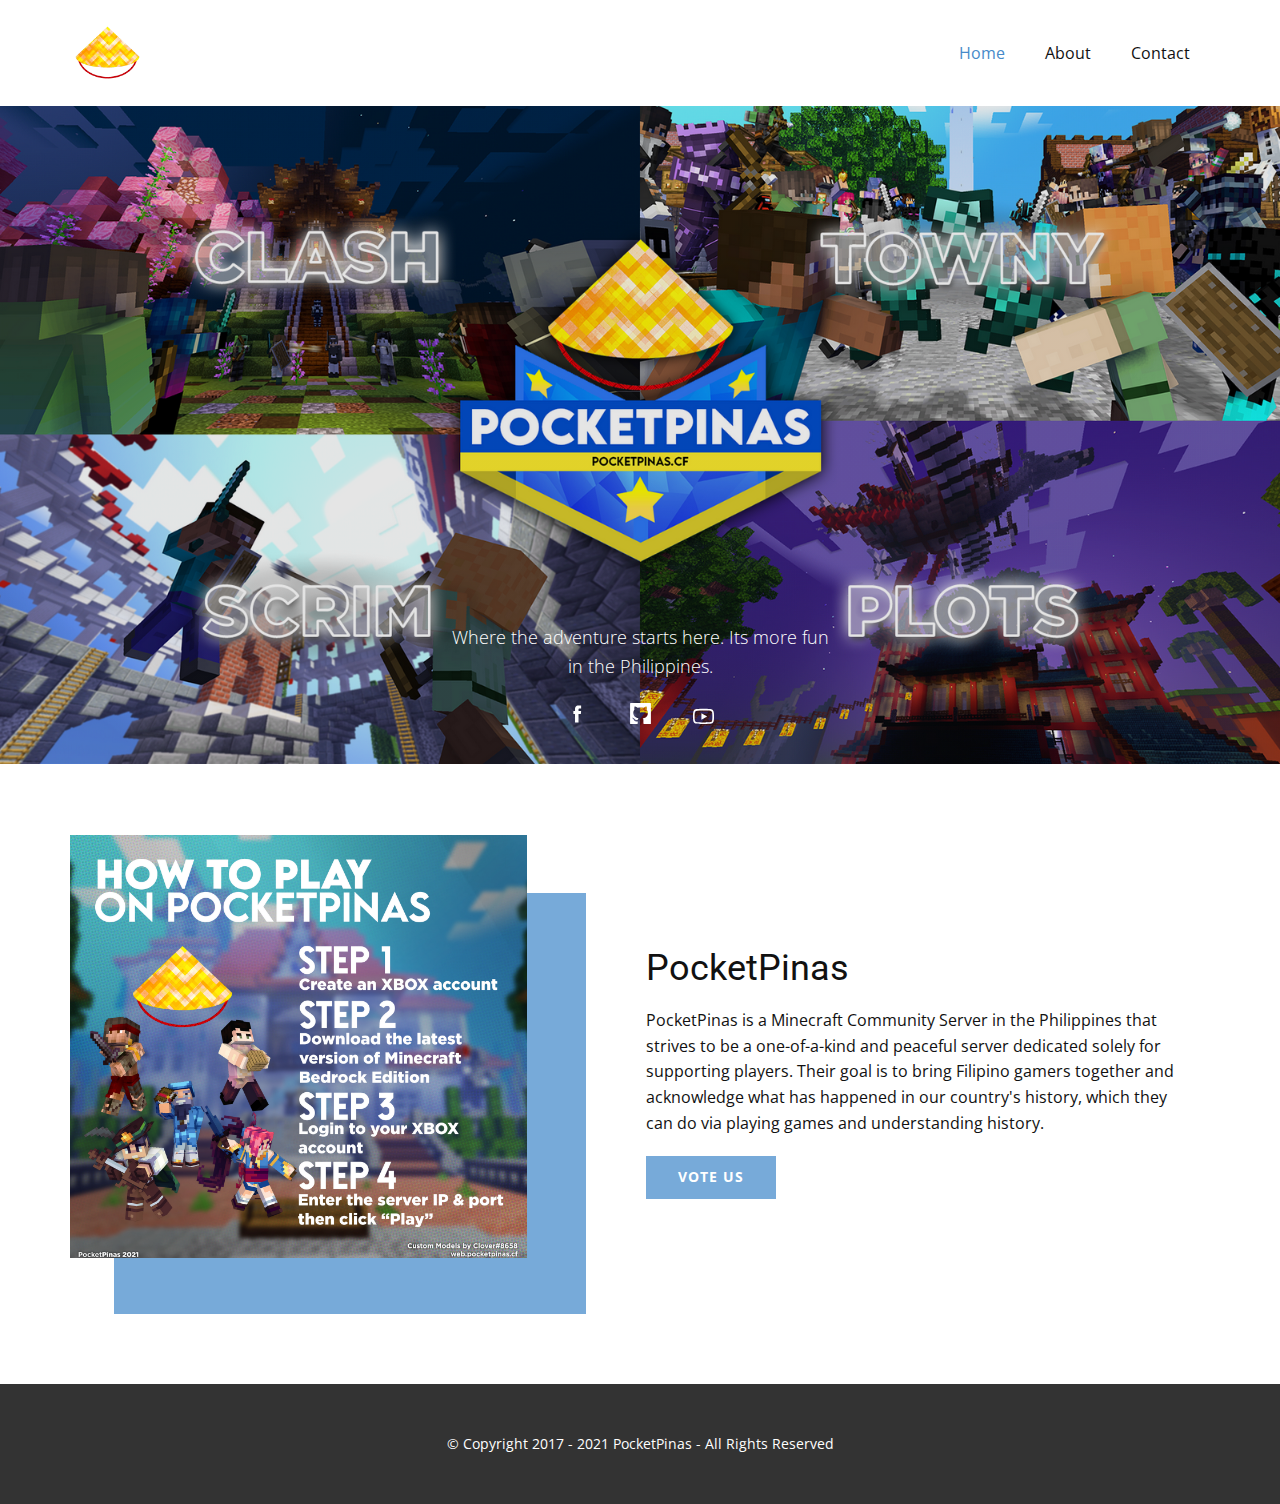
<file: Home.html>
<!DOCTYPE html>
<html style="font-size: 16px;">
  <head>
    <meta name="viewport" content="width=device-width, initial-scale=1.0">
    <meta charset="utf-8">
    <meta name="keywords" content="Features, The uniqueness of an object will prove that it is a work only by a creative person.">
    <meta name="description" content="">
    <meta name="page_type" content="np-template-header-footer-from-plugin">
    <title>Home</title>
    <link rel="stylesheet" href="nicepage.css" media="screen">
<link rel="stylesheet" href="Home.css" media="screen">
    <script class="u-script" type="text/javascript" src="jquery.js" defer=""></script>
    <script class="u-script" type="text/javascript" src="nicepage.js" defer=""></script>
    <meta name="generator" content="Nicepage 3.30.0, nicepage.com">
    <link id="u-theme-google-font" rel="stylesheet" href="https://fonts.googleapis.com/css?family=Roboto:100,100i,300,300i,400,400i,500,500i,700,700i,900,900i|Open+Sans:300,300i,400,400i,600,600i,700,700i,800,800i">
    
    
    
    <script type="application/ld+json">{
		"@context": "http://schema.org",
		"@type": "Organization",
		"name": "",
		"logo": "images/PCP_Salakot_Designed.png"
}</script>
    <meta name="theme-color" content="#478ac9">
    <meta property="og:title" content="Home">
    <meta property="og:type" content="website">
  </head>
  <body class="u-body"><header class="u-clearfix u-header u-header" id="sec-9a6e"><div class="u-clearfix u-sheet u-valign-middle u-sheet-1">
        <a href="https://nicepage.com" class="u-image u-logo u-image-1" data-image-width="1000" data-image-height="1000">
          <img src="images/PCP_Salakot_Designed.png" class="u-logo-image u-logo-image-1">
        </a>
        <nav class="u-menu u-menu-dropdown u-offcanvas u-menu-1">
          <div class="menu-collapse" style="font-size: 1rem; letter-spacing: 0px;">
            <a class="u-button-style u-custom-left-right-menu-spacing u-custom-padding-bottom u-custom-top-bottom-menu-spacing u-nav-link u-text-active-palette-1-base u-text-hover-palette-2-base" href="#">
              <svg><use xmlns:xlink="http://www.w3.org/1999/xlink" xlink:href="#menu-hamburger"></use></svg>
              <svg version="1.1" xmlns="http://www.w3.org/2000/svg" xmlns:xlink="http://www.w3.org/1999/xlink"><defs><symbol id="menu-hamburger" viewBox="0 0 16 16" style="width: 16px; height: 16px;"><rect y="1" width="16" height="2"></rect><rect y="7" width="16" height="2"></rect><rect y="13" width="16" height="2"></rect>
</symbol>
</defs></svg>
            </a>
          </div>
          <div class="u-nav-container">
            <ul class="u-nav u-unstyled u-nav-1"><li class="u-nav-item"><a class="u-button-style u-nav-link u-text-active-palette-1-base u-text-hover-palette-2-base" href="Home.html" style="padding: 10px 20px;">Home</a>
</li><li class="u-nav-item"><a class="u-button-style u-nav-link u-text-active-palette-1-base u-text-hover-palette-2-base" href="About.html" style="padding: 10px 20px;">About</a>
</li><li class="u-nav-item"><a class="u-button-style u-nav-link u-text-active-palette-1-base u-text-hover-palette-2-base" href="Contact.html" style="padding: 10px 20px;">Contact</a>
</li></ul>
          </div>
          <div class="u-nav-container-collapse">
            <div class="u-black u-container-style u-inner-container-layout u-opacity u-opacity-95 u-sidenav">
              <div class="u-inner-container-layout u-sidenav-overflow">
                <div class="u-menu-close"></div>
                <ul class="u-align-center u-nav u-popupmenu-items u-unstyled u-nav-2"><li class="u-nav-item"><a class="u-button-style u-nav-link" href="Home.html">Home</a>
</li><li class="u-nav-item"><a class="u-button-style u-nav-link" href="About.html">About</a>
</li><li class="u-nav-item"><a class="u-button-style u-nav-link" href="Contact.html">Contact</a>
</li></ul>
              </div>
            </div>
            <div class="u-black u-menu-overlay u-opacity u-opacity-70"></div>
          </div>
        </nav>
      </div></header>
    <section class="u-align-center u-clearfix u-image u-shading u-section-1" id="carousel_4e8c" data-image-width="1980" data-image-height="1080">
      <div class="u-clearfix u-sheet u-sheet-1">
        <p class="u-text u-text-1">Where the adventure starts here. Its more fun in the Philippines.</p>
        <div class="u-social-icons u-spacing-42 u-social-icons-1">
          <a class="u-social-url" target="_blank" href="https://www.facebook.com/PocketPinas/" title="facebook"><span class="u-icon u-icon-circle u-social-facebook u-social-icon u-icon-1"><svg class="u-svg-link" preserveAspectRatio="xMidYMin slice" viewBox="0 0 112 112" style=""><use xmlns:xlink="http://www.w3.org/1999/xlink" xlink:href="#svg-07dd"></use></svg><svg xmlns="http://www.w3.org/2000/svg" xmlns:xlink="http://www.w3.org/1999/xlink" version="1.1" xml:space="preserve" class="u-svg-content" viewBox="0 0 112 112" x="0px" y="0px" id="svg-07dd"><path d="M75.5,28.8H65.4c-1.5,0-4,0.9-4,4.3v9.4h13.9l-1.5,15.8H61.4v45.1H42.8V58.3h-8.8V42.4h8.8V32.2 c0-7.4,3.4-18.8,18.8-18.8h13.8v15.4H75.5z"></path></svg></span>
          </a>
          <a class="u-social-url" target="_blank" href="https://web.pocketpinas.cf" title="github"><span class="u-icon u-icon-circle u-social-icon u-social-twitter u-icon-2"><svg class="u-svg-link" preserveAspectRatio="xMidYMin slice" viewBox="0 0 568.034 568.034" style=""><use xmlns:xlink="http://www.w3.org/1999/xlink" xlink:href="#svg-535b"></use></svg><svg class="u-svg-content" viewBox="0 0 568.034 568.034" x="0px" y="0px" id="svg-535b" style="enable-background:new 0 0 568.034 568.034;"><g><g><path d="M550.99,0H17.051C8.948,0,2.381,6.567,2.381,14.67v538.694c0,8.104,6.567,14.67,14.67,14.67h177.498v-0.129    c8.011-0.092,14.149-4.577,14.431-12.166c0.728-19.725,0.214-39.492,0.214-58.562c-14.296,0.667-27.944,2.473-41.438,1.695    c-29.762-1.714-52.632-14.413-64.493-43.556c-7.026-17.265-17.613-32.032-34.101-41.886c-3.079-1.842-5.771-4.554-8.127-7.308    c-3.079-3.592-2.503-7.282,2.362-8.268c4.908-0.998,10.27-1.695,15.11-0.79c19.009,3.568,32.154,15.49,42.216,31.347    c19.896,31.371,50.521,40.974,84.976,26.487c1.921-0.808,4.363-2.766,4.725-4.553c2.778-13.887,7.968-26.549,18.427-37.65    c-11.628-2.154-22.399-3.739-32.962-6.188c-30.417-7.038-57.742-19.7-77.724-44.848c-16.303-20.514-23.758-44.528-27.185-70.086    c-5.367-40.031-0.563-77.503,26.928-109.493c1.389-1.616,2.142-4.927,1.524-6.94c-6.885-22.497-5.833-44.805,0.991-67.051    c3.581-11.683,4.578-12.265,16.5-10.637c0.729,0.098,1.438,0.281,2.161,0.404c23.898,3.954,44.468,15.526,64.731,27.95    c2.724,1.671,6.873,2.711,9.866,1.983c48.397-11.744,96.702-11.695,145.093,0.043c2.809,0.679,6.561-0.288,9.247-1.695    c11.016-5.759,21.561-12.454,32.718-17.914c12.98-6.346,26.652-11.12,41.371-10.857c2.576,0.049,6.561,2.509,7.423,4.786    c8.856,23.464,10.723,47.375,3.666,71.794c-0.753,2.607,0.367,6.322,1.769,8.892c6.965,12.779,16.689,24.572,21.096,38.127    c13.434,41.316,8.538,82.229-9.749,121.06c-16.757,35.594-47.834,53.63-84.621,62.933c-12.424,3.14-25.153,5.049-38.556,7.681    c17.564,18.348,20.318,40.74,20.006,64.192c-0.324,24.192-0.238,48.391-0.251,72.589c-0.006,11.72,5.11,18.195,14.039,18.574    c-0.006,0.037,188.723,0.037,188.723,0.037V14.67C565.653,6.567,559.087,0,550.99,0z"></path>
</g>
</g></svg></span>
          </a>
          <a class="u-social-url" target="_blank" href="https://www.youtube.com/c/Lentou" title="youtube"><span class="u-icon u-icon-circle u-social-icon u-social-instagram u-icon-3"><svg class="u-svg-link" preserveAspectRatio="xMidYMin slice" viewBox="0 -71 511.99912 511" style=""><use xmlns:xlink="http://www.w3.org/1999/xlink" xlink:href="#svg-9e8c"></use></svg><svg class="u-svg-content" viewBox="0 -71 511.99912 511" id="svg-9e8c"><path d="m255.980469 370.492188c-.042969 0-.089844 0-.136719 0-15.449219-.105469-152.027344-1.351563-190.722656-11.816407-27.042969-7.269531-48.390625-28.59375-55.679688-55.640625-10.125-38.011718-9.4804685-111.195312-9.410156-117.039062-.0664062-5.816406-.71875-79.605469 9.378906-117.929688.011719-.035156.019532-.074218.03125-.109375 7.207032-26.738281 29.035156-48.722656 55.613282-56.011719.066406-.019531.136718-.035156.203124-.054687 38.257813-10.054687 175.105469-11.285156 190.585938-11.390625h.277344c15.488281.105469 152.429687 1.351562 190.769531 11.832031 26.972656 7.25 48.304687 28.546875 55.613281 55.558594 10.503906 38.351563 9.53125 112.300781 9.425782 118.542969.074218 6.148437.6875 78.675781-9.378907 116.878906-.007812.039062-.019531.074219-.027343.109375-7.292969 27.046875-28.636719 48.371094-55.710938 55.648437-.035156.011719-.074219.019532-.109375.03125-38.253906 10.050782-175.105469 11.28125-190.582031 11.390626-.046875 0-.09375 0-.140625 0zm-207.90625-292.167969c-8.890625 33.828125-8.050781 106.675781-8.042969 107.410156v.527344c-.265625 20.203125.667969 78.710937 8.046875 106.421875 3.578125 13.269531 14.105469 23.78125 27.457031 27.371094 28.550782 7.722656 139.789063 10.152343 180.445313 10.4375 40.761719-.285157 152.164062-2.648438 180.503906-10.0625 13.308594-3.601563 23.800781-14.078126 27.402344-27.363282 7.386719-28.117187 8.3125-86.339844 8.042969-106.414062 0-.210938 0-.421875.003906-.632813.367187-20.445312-.355469-79.636719-8.011719-107.570312-.007813-.027344-.015625-.054688-.019531-.082031-3.59375-13.328126-14.125-23.839844-27.476563-27.429688-28.273437-7.730469-139.691406-10.152344-180.445312-10.4375-40.734375.285156-152.027344 2.644531-180.453125 10.050781-13.097656 3.632813-23.863282 14.519531-27.453125 27.773438zm435.136719 219.894531h.011718zm-278.210938-31.726562v-161.996094l140 81zm0 0"></path></svg></span>
          </a>
        </div>
      </div>
    </section>
    <section class="u-clearfix u-section-2" id="sec-e8e2">
      <div class="u-clearfix u-sheet u-sheet-1">
        <div class="u-clearfix u-expanded-width u-gutter-30 u-layout-wrap u-layout-wrap-1">
          <div class="u-layout">
            <div class="u-layout-row">
              <div class="u-container-style u-layout-cell u-left-cell u-size-28 u-layout-cell-1">
                <div class="u-container-layout">
                  <div class="u-align-left u-palette-1-light-1 u-shape u-shape-1"></div>
                  <img class="u-align-left u-image u-image-1" data-image-width="1600" data-image-height="1531" src="images/PCP_HowToPlay.png">
                </div>
              </div>
              <div class="u-align-left u-container-style u-layout-cell u-right-cell u-size-32 u-layout-cell-2">
                <div class="u-container-layout u-valign-middle u-container-layout-2">
                  <h2 class="u-text u-text-default u-text-1">PocketPinas</h2>
                  <p class="u-text u-text-2">PocketPinas is a Minecraft Community Server in the Philippines that strives to be a one-of-a-kind and peaceful server dedicated solely for supporting players.&nbsp;Their goal is to bring Filipino gamers together and acknowledge what has happened in our country's history, which they can&nbsp;do via playing games and understanding history.</p>
                  <a href="https://minecraftpocket-servers.com/server/90308/vote/" class="u-btn u-btn-rectangle u-button-style u-palette-1-light-1 u-btn-1">Vote Us</a>
                </div>
              </div>
            </div>
          </div>
        </div>
      </div>
    </section>
    
    
    <footer class="u-align-center u-clearfix u-footer u-grey-80 u-footer" id="sec-e248"><div class="u-clearfix u-sheet u-sheet-1">
        <p class="u-small-text u-text u-text-variant u-text-1">© Copyright 2017 - 2021 PocketPinas - All Rights Reserved</p>
      </div></footer>
  </body>
</html>
</file>
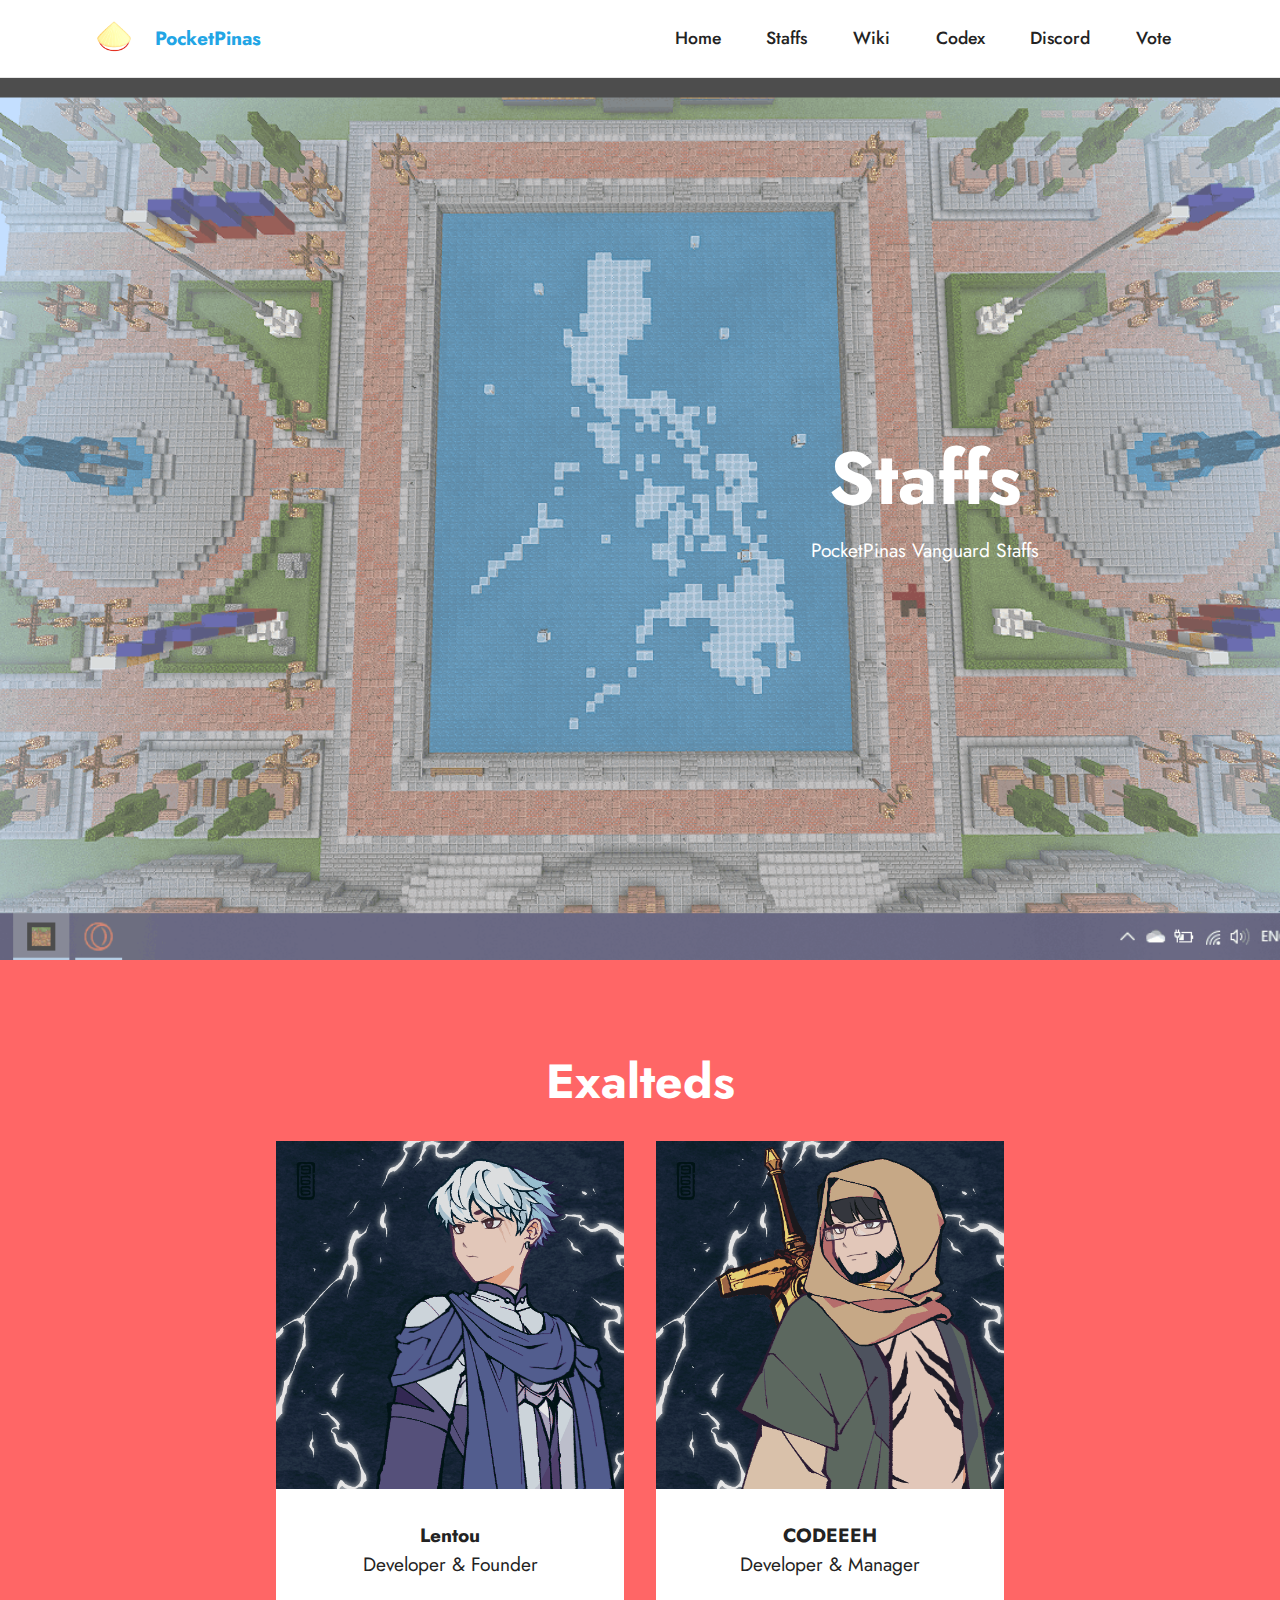
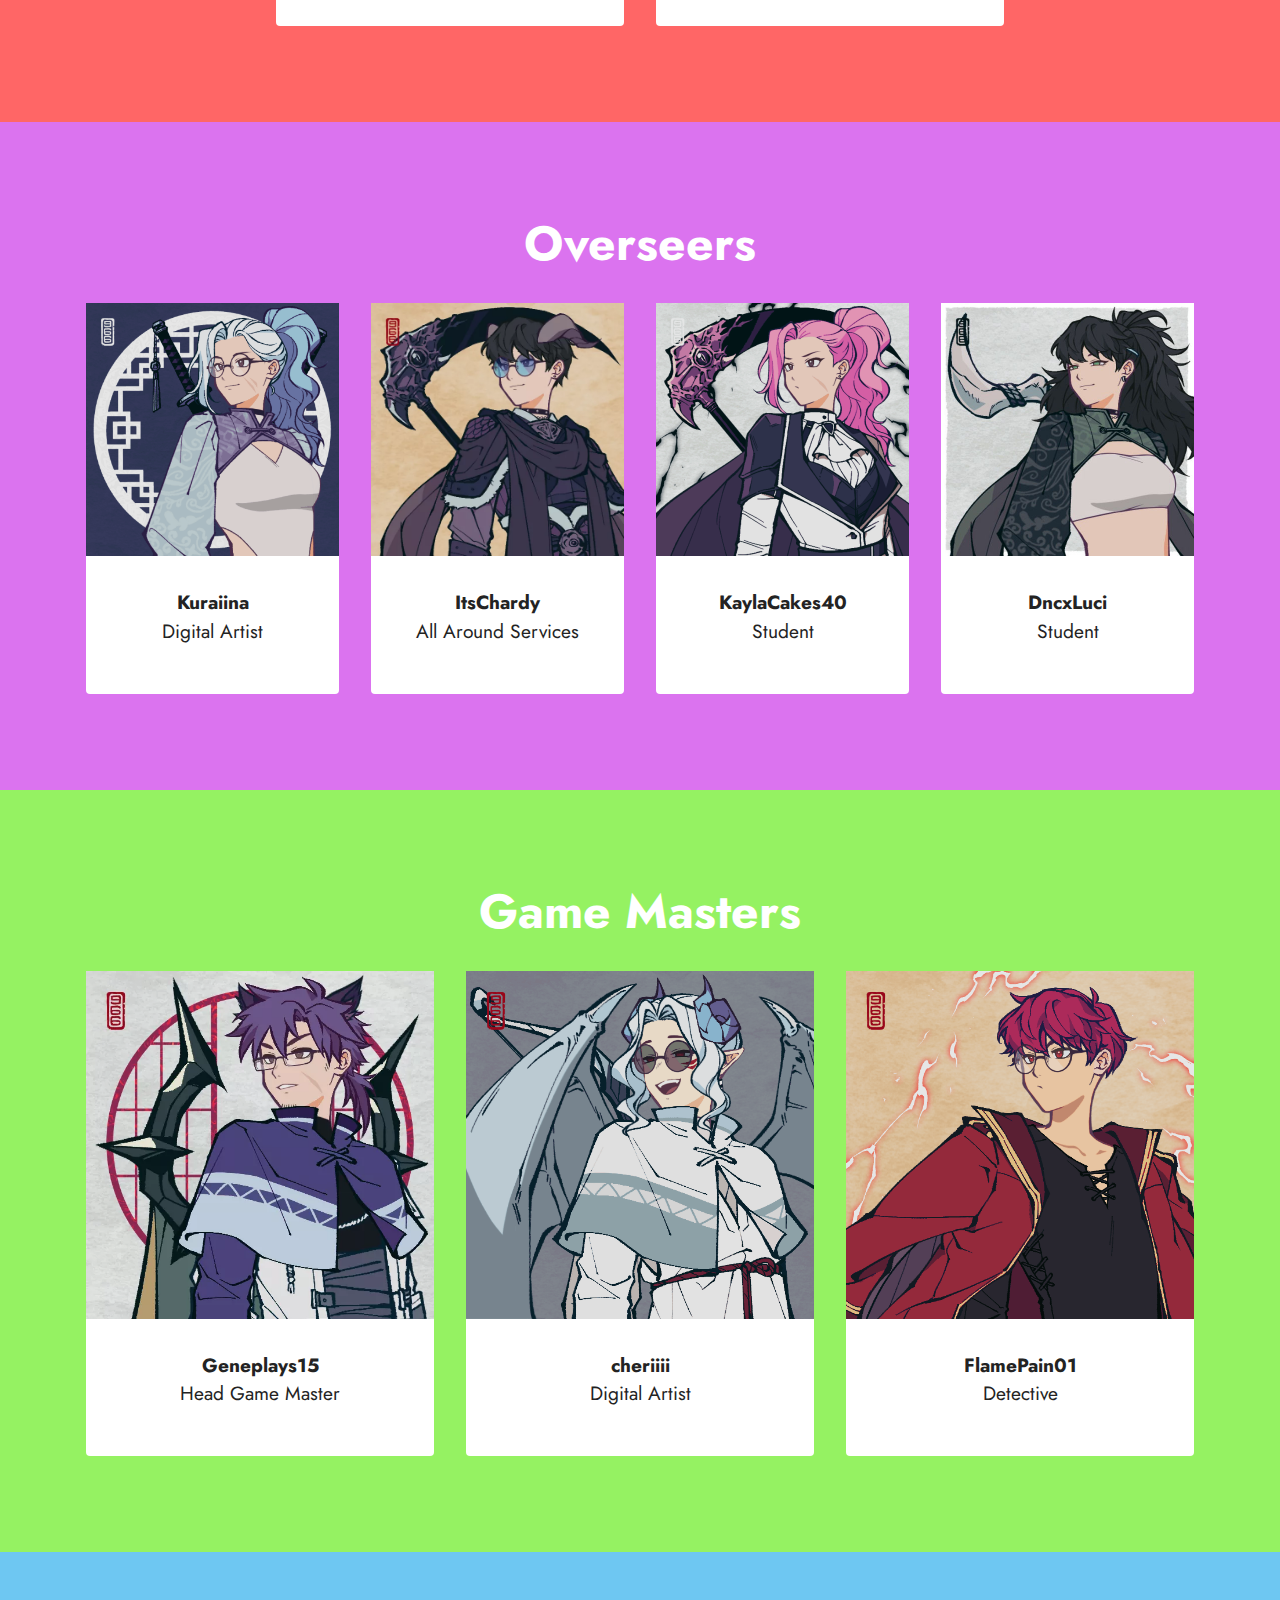
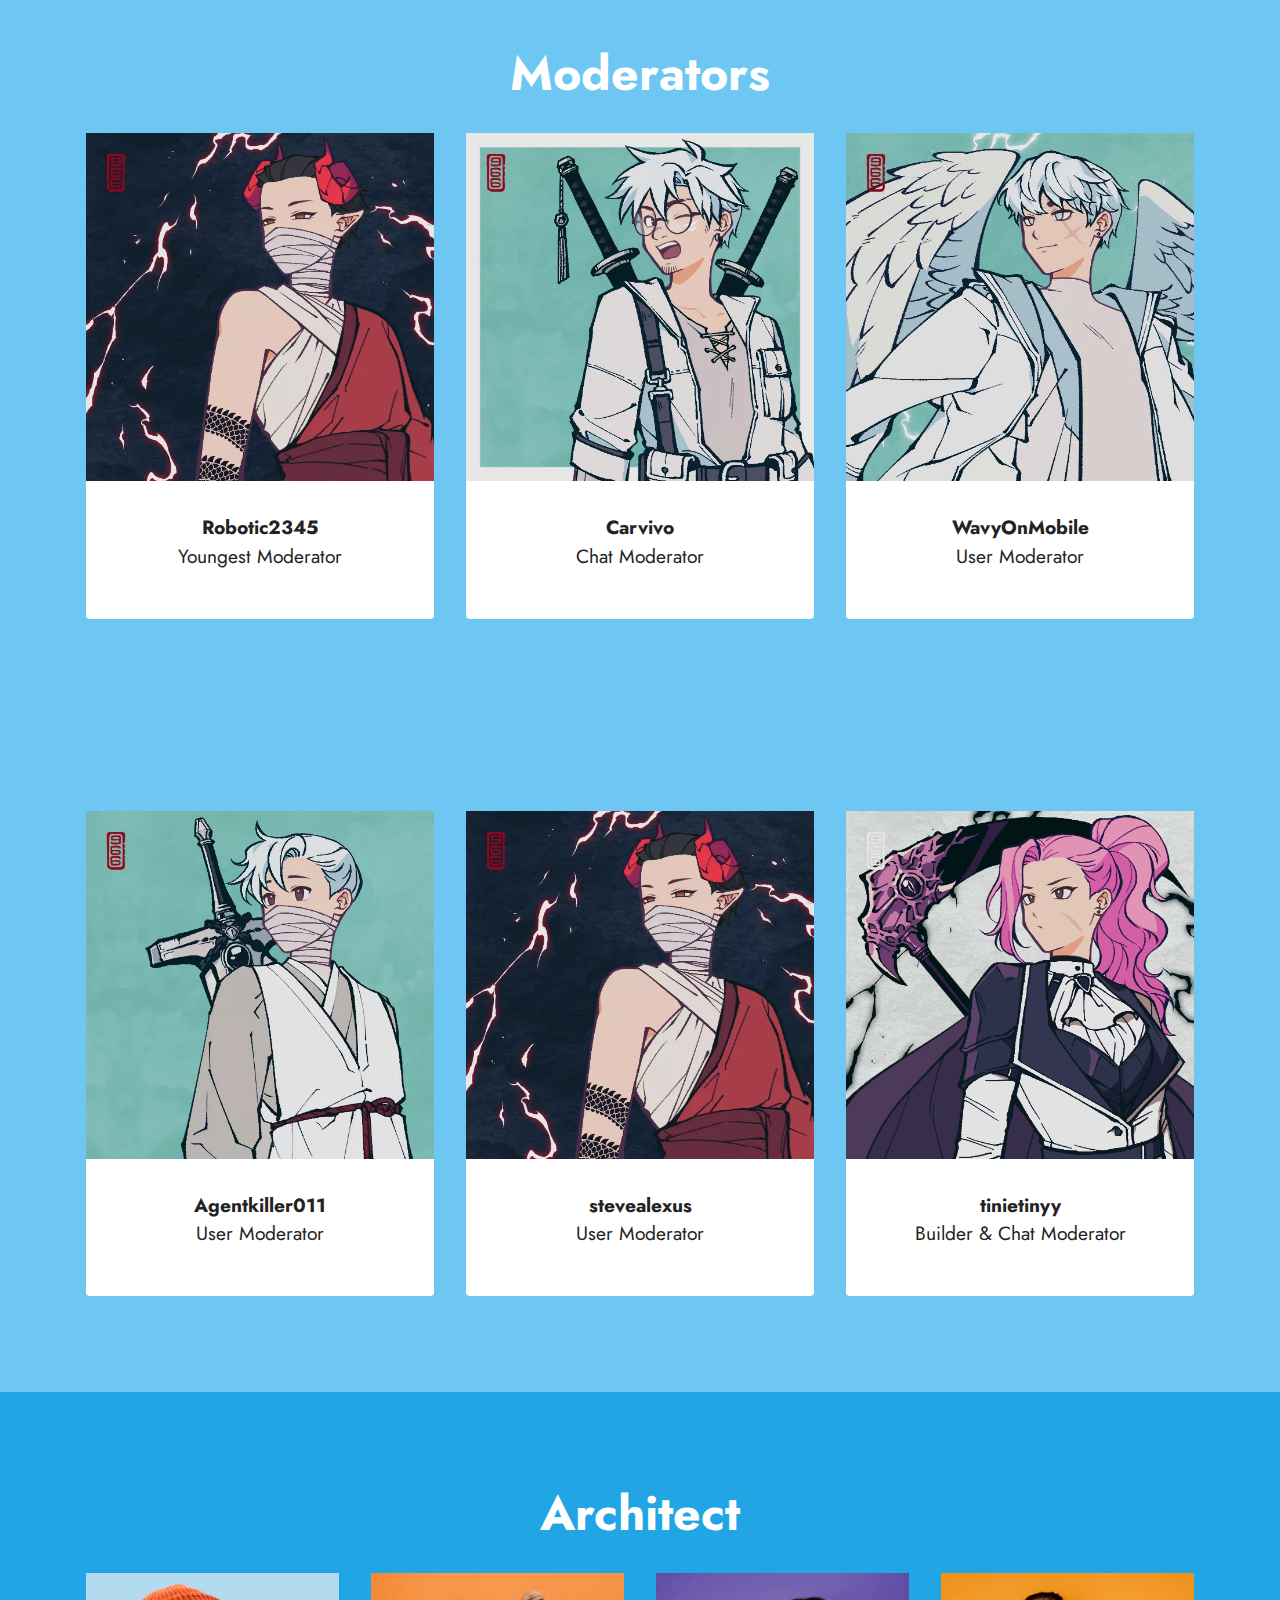
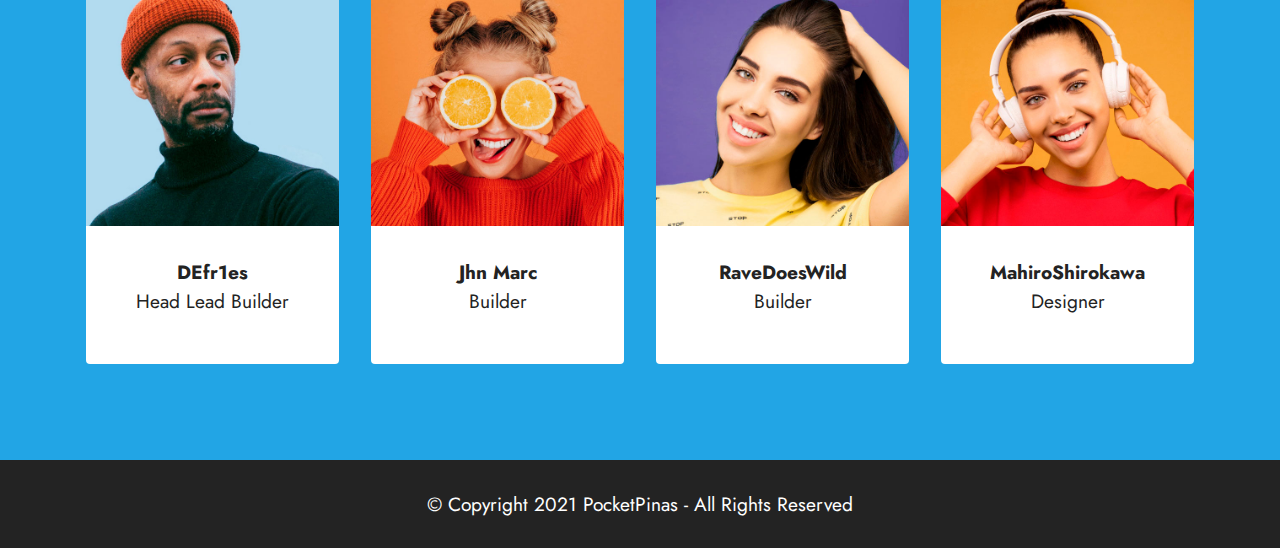
<file: staffs.html>
<!DOCTYPE html>
<html  >
<head>
  <!-- Site made with Mobirise Website Builder v5.2.0, https://mobirise.com -->
  <meta charset="UTF-8">
  <meta http-equiv="X-UA-Compatible" content="IE=edge">
  <meta name="generator" content="Mobirise v5.2.0, mobirise.com">
  <meta name="viewport" content="width=device-width, initial-scale=1, minimum-scale=1">
  <link rel="shortcut icon" href="assets/images/1603445772490-181x196.png" type="image/x-icon">
  <meta name="description" content="List of Active Staffs / Vanguards in PocketPinas.">
  
  
  <title>PocketPinas - Staffs</title>
  <link rel="stylesheet" href="assets/tether/tether.min.css">
  <link rel="stylesheet" href="assets/bootstrap/css/bootstrap.min.css">
  <link rel="stylesheet" href="assets/bootstrap/css/bootstrap-grid.min.css">
  <link rel="stylesheet" href="assets/bootstrap/css/bootstrap-reboot.min.css">
  <link rel="stylesheet" href="assets/dropdown/css/style.css">
  <link rel="stylesheet" href="assets/socicon/css/styles.css">
  <link rel="stylesheet" href="assets/theme/css/style.css">
  <link rel="preload" as="style" href="assets/mobirise/css/mbr-additional.css"><link rel="stylesheet" href="assets/mobirise/css/mbr-additional.css" type="text/css">
  
  
  
  
</head>
<body>
  
  <section class="menu cid-s48OLK6784" once="menu" id="menu1-14">
    
    <nav class="navbar navbar-dropdown navbar-fixed-top navbar-expand-lg">
        <div class="container">
            <div class="navbar-brand">
                <span class="navbar-logo">
                    
                        <img src="assets/images/1603445772490-181x196.png" alt="Mobirise" style="height: 3.8rem;">
                    
                </span>
                <span class="navbar-caption-wrap"><a class="navbar-caption text-info display-7" href="https://mobiri.se">PocketPinas</a></span>
            </div>
            <button class="navbar-toggler" type="button" data-toggle="collapse" data-target="#navbarSupportedContent" aria-controls="navbarNavAltMarkup" aria-expanded="false" aria-label="Toggle navigation">
                <div class="hamburger">
                    <span></span>
                    <span></span>
                    <span></span>
                    <span></span>
                </div>
            </button>
            <div class="collapse navbar-collapse" id="navbarSupportedContent">
                <ul class="navbar-nav nav-dropdown nav-right" data-app-modern-menu="true"><li class="nav-item"><a class="nav-link link text-black text-primary display-4" href="index.html">Home</a></li><li class="nav-item"><a class="nav-link link text-black text-primary display-4" href="staffs.html">Staffs</a></li><li class="nav-item"><a class="nav-link link text-black text-primary display-4" href="wiki.html">Wiki</a></li><li class="nav-item"><a class="nav-link link text-black text-primary display-4" href="codex.html">Codex</a></li><li class="nav-item"><a class="nav-link link text-black text-primary display-4" href="https://discord.gg/Y7zvgFj">Discord</a></li><li class="nav-item"><a class="nav-link link text-black text-primary display-4" href="https://minecraftpocket-servers.com/server/90308/vote/">Vote</a></li></ul>
                
                
            </div>
        </div>
    </nav>

</section>

<section class="header3 cid-smmJDFU6S3 mbr-fullscreen" id="header3-1j">

    

    <div class="mbr-overlay" style="opacity: 0.3; background-color: rgb(255, 255, 255);"></div>

    <div class="align-center container">
        <div class="row justify-content-end">
            <div class="col-12 col-lg-6">
                <h1 class="mbr-section-title mbr-fonts-style mb-3 display-1"><strong>Staffs</strong></h1>
                
                <p class="mbr-text mbr-fonts-style display-7">PocketPinas Vanguard Staffs</p>
                
            </div>
        </div>
    </div>
</section>

<section class="team1 cid-smmd0JIdnD" id="team1-16">
    

    
    <div class="container">
        <div class="row justify-content-center">
            <div class="col-12">
                <h3 class="mbr-section-title mbr-fonts-style align-center mb-4 display-2"><strong>Exalteds</strong></h3>
                
            </div>
            <div class="col-sm-6 col-lg-4">
                <div class="card-wrap">
                    <div class="image-wrap">
                        <img src="assets/images/574511-gk5wtuuu-600x600.png" alt="">
                    </div>
                    <div class="content-wrap">
                        <h5 class="mbr-section-title card-title mbr-fonts-style align-center m-0 display-7"><strong>Lentou</strong></h5>
                        <h6 class="mbr-role mbr-fonts-style align-center mb-3 display-7">Developer &amp; Founder</h6>
                        
                        
                        
                    </div>
                </div>
            </div>

            <div class="col-sm-6 col-lg-4">
                <div class="card-wrap">
                    <div class="image-wrap">
                        <img src="assets/images/codeeeh-600x600.png" alt="">
                    </div>
                    <div class="content-wrap">
                        <h5 class="mbr-section-title card-title mbr-fonts-style align-center m-0 display-7"><strong>CODEEEH</strong></h5>
                        <h6 class="mbr-role mbr-fonts-style align-center mb-3 display-7">Developer &amp; Manager</h6>
                        
                        
                        
                    </div>
                </div>
            </div>

            

            
        </div>
    </div>
</section>

<section class="team1 cid-smmlGsG6nX" id="team1-18">
    

    
    <div class="container">
        <div class="row justify-content-center">
            <div class="col-12">
                <h3 class="mbr-section-title mbr-fonts-style align-center mb-4 display-2">
                    <strong>Overseers</strong></h3>
                
            </div>
            <div class="col-sm-6 col-lg-3">
                <div class="card-wrap">
                    <div class="image-wrap">
                        <img src="assets/images/nicole-428x428.png" alt="">
                    </div>
                    <div class="content-wrap">
                        <h5 class="mbr-section-title card-title mbr-fonts-style align-center m-0 display-7"><strong>Kuraiina</strong></h5>
                        <h6 class="mbr-role mbr-fonts-style align-center mb-3 display-7">Digital Artist</h6>
                        
                        
                        
                    </div>
                </div>
            </div>

            <div class="col-sm-6 col-lg-3">
                <div class="card-wrap">
                    <div class="image-wrap">
                        <img src="assets/images/received-128354772451871.webp" alt="">
                    </div>
                    <div class="content-wrap">
                        <h5 class="mbr-section-title card-title mbr-fonts-style align-center m-0 display-7"><strong>ItsChardy</strong></h5>
                        <h6 class="mbr-role mbr-fonts-style align-center mb-3 display-7">All Around Services</h6>
                        
                        
                        
                    </div>
                </div>
            </div>

            <div class="col-sm-6 col-lg-3">
                <div class="card-wrap">
                    <div class="image-wrap">
                        <img src="assets/images/574511-uiardyp4-506x506.png" alt="">
                    </div>
                    <div class="content-wrap">
                        <h5 class="mbr-section-title card-title mbr-fonts-style align-center m-0 display-7"><strong>KaylaCakes40</strong></h5>
                        <h6 class="mbr-role mbr-fonts-style align-center mb-3 display-7">Student</h6>
                        
                        
                        
                    </div>
                </div>
            </div>

            <div class="col-sm-6 col-lg-3">
                <div class="card-wrap">
                    <div class="image-wrap">
                        <img src="assets/images/136993782-194069115784075-6105015429414158944-n-506x506.jpg" alt="">
                    </div>
                    <div class="content-wrap">
                        <h5 class="mbr-section-title card-title mbr-fonts-style align-center m-0 display-7"><strong>DncxLuci</strong></h5>
                        <h6 class="mbr-role mbr-fonts-style align-center mb-3 display-7">Student</h6>
                        
                        
                        
                    </div>
                </div>
            </div>
        </div>
    </div>
</section>

<section class="team1 cid-smmm7GzP5I" id="team1-19">
    

    
    <div class="container">
        <div class="row justify-content-center">
            <div class="col-12">
                <h3 class="mbr-section-title mbr-fonts-style align-center mb-4 display-2"><strong>Game Masters</strong></h3>
                
            </div>
            <div class="col-sm-6 col-lg-4">
                <div class="card-wrap">
                    <div class="image-wrap">
                        <img src="assets/images/received-436947570674150.webp" alt="">
                    </div>
                    <div class="content-wrap">
                        <h5 class="mbr-section-title card-title mbr-fonts-style align-center m-0 display-7"><strong>Geneplays15</strong></h5>
                        <h6 class="mbr-role mbr-fonts-style align-center mb-3 display-7">Head Game Master</h6>
                        
                        
                        
                    </div>
                </div>
            </div>

            <div class="col-sm-6 col-lg-4">
                <div class="card-wrap">
                    <div class="image-wrap">
                        <img src="assets/images/138418052-228673138746604-4393448927060069240-n-600x600.png" alt="">
                    </div>
                    <div class="content-wrap">
                        <h5 class="mbr-section-title card-title mbr-fonts-style align-center m-0 display-7"><strong>cheriiii</strong></h5>
                        <h6 class="mbr-role mbr-fonts-style align-center mb-3 display-7">Digital Artist</h6>
                        
                        
                        
                    </div>
                </div>
            </div>

            <div class="col-sm-6 col-lg-4">
                <div class="card-wrap">
                    <div class="image-wrap">
                        <img src="assets/images/136096090-494924314974079-9067560945741752144-n-600x600.png" alt="">
                    </div>
                    <div class="content-wrap">
                        <h5 class="mbr-section-title card-title mbr-fonts-style align-center m-0 display-7"><strong>FlamePain01</strong></h5>
                        <h6 class="mbr-role mbr-fonts-style align-center mb-3 display-7">Detective</h6>
                        
                        
                        
                    </div>
                </div>
            </div>

            
        </div>
    </div>
</section>

<section class="team1 cid-smmnXnlwN8" id="team1-1a">
    

    
    <div class="container">
        <div class="row justify-content-center">
            <div class="col-12">
                <h3 class="mbr-section-title mbr-fonts-style align-center mb-4 display-2"><strong>Moderators</strong></h3>
                
            </div>
            <div class="col-sm-6 col-lg-4">
                <div class="card-wrap">
                    <div class="image-wrap">
                        <img src="assets/images/received-455008758852442.webp" alt="">
                    </div>
                    <div class="content-wrap">
                        <h5 class="mbr-section-title card-title mbr-fonts-style align-center m-0 display-7"><strong>Robotic2345</strong></h5>
                        <h6 class="mbr-role mbr-fonts-style align-center mb-3 display-7">Youngest Moderator</h6>
                        
                        
                        
                    </div>
                </div>
            </div>

            <div class="col-sm-6 col-lg-4">
                <div class="card-wrap">
                    <div class="image-wrap">
                        <img src="assets/images/received-225299872535851.webp" alt="">
                    </div>
                    <div class="content-wrap">
                        <h5 class="mbr-section-title card-title mbr-fonts-style align-center m-0 display-7"><strong>Carvivo</strong></h5>
                        <h6 class="mbr-role mbr-fonts-style align-center mb-3 display-7">Chat Moderator</h6>
                        
                        
                        
                    </div>
                </div>
            </div>

            <div class="col-sm-6 col-lg-4">
                <div class="card-wrap">
                    <div class="image-wrap">
                        <img src="assets/images/139744201-3587776141316093-2298333725449736263-n-600x600.jpg" alt="">
                    </div>
                    <div class="content-wrap">
                        <h5 class="mbr-section-title card-title mbr-fonts-style align-center m-0 display-7"><strong>WavyOnMobile</strong></h5>
                        <h6 class="mbr-role mbr-fonts-style align-center mb-3 display-7">User Moderator</h6>
                        
                        
                        
                    </div>
                </div>
            </div>

            
        </div>
    </div>
</section>

<section class="team1 cid-smmolEMDEk" id="team1-1b">
    

    
    <div class="container">
        <div class="row justify-content-center">
            
            <div class="col-sm-6 col-lg-4">
                <div class="card-wrap">
                    <div class="image-wrap">
                        <img src="assets/images/received-504935620479360.webp" alt="">
                    </div>
                    <div class="content-wrap">
                        <h5 class="mbr-section-title card-title mbr-fonts-style align-center m-0 display-7"><strong>Agentkiller011</strong></h5>
                        <h6 class="mbr-role mbr-fonts-style align-center mb-3 display-7">User Moderator</h6>
                        
                        
                        
                    </div>
                </div>
            </div>

            <div class="col-sm-6 col-lg-4">
                <div class="card-wrap">
                    <div class="image-wrap">
                        <img src="assets/images/received-455008758852442.webp" alt="">
                    </div>
                    <div class="content-wrap">
                        <h5 class="mbr-section-title card-title mbr-fonts-style align-center m-0 display-7"><strong>stevealexus</strong></h5>
                        <h6 class="mbr-role mbr-fonts-style align-center mb-3 display-7">User Moderator</h6>
                        
                        
                        
                    </div>
                </div>
            </div>

            <div class="col-sm-6 col-lg-4">
                <div class="card-wrap">
                    <div class="image-wrap">
                        <img src="assets/images/574511-uiardyp4-600x600.png" alt="">
                    </div>
                    <div class="content-wrap">
                        <h5 class="mbr-section-title card-title mbr-fonts-style align-center m-0 display-7"><strong>tinietinyy</strong></h5>
                        <h6 class="mbr-role mbr-fonts-style align-center mb-3 display-7">Builder &amp; Chat Moderator</h6>
                        
                        
                        
                    </div>
                </div>
            </div>

            
        </div>
    </div>
</section>

<section class="team1 cid-smmoBopkMj" id="team1-1c">
    

    
    <div class="container">
        <div class="row justify-content-center">
            <div class="col-12">
                <h3 class="mbr-section-title mbr-fonts-style align-center mb-4 display-2"><strong>Architect</strong></h3>
                
            </div>
            <div class="col-sm-6 col-lg-3">
                <div class="card-wrap">
                    <div class="image-wrap">
                        <img src="assets/images/team1.jpg">
                    </div>
                    <div class="content-wrap">
                        <h5 class="mbr-section-title card-title mbr-fonts-style align-center m-0 display-7"><strong>DEfr1es</strong></h5>
                        <h6 class="mbr-role mbr-fonts-style align-center mb-3 display-7">Head Lead Builder</h6>
                        
                        
                        
                    </div>
                </div>
            </div>

            <div class="col-sm-6 col-lg-3">
                <div class="card-wrap">
                    <div class="image-wrap">
                        <img src="assets/images/team2.jpg">
                    </div>
                    <div class="content-wrap">
                        <h5 class="mbr-section-title card-title mbr-fonts-style align-center m-0 display-7"><strong>Jhn Marc</strong></h5>
                        <h6 class="mbr-role mbr-fonts-style align-center mb-3 display-7">Builder</h6>
                        
                        
                        
                    </div>
                </div>
            </div>

            <div class="col-sm-6 col-lg-3">
                <div class="card-wrap">
                    <div class="image-wrap">
                        <img src="assets/images/team3.jpg">
                    </div>
                    <div class="content-wrap">
                        <h5 class="mbr-section-title card-title mbr-fonts-style align-center m-0 display-7"><strong>RaveDoesWild</strong></h5>
                        <h6 class="mbr-role mbr-fonts-style align-center mb-3 display-7">Builder</h6>
                        
                        
                        
                    </div>
                </div>
            </div>

            <div class="col-sm-6 col-lg-3">
                <div class="card-wrap">
                    <div class="image-wrap">
                        <img src="assets/images/team4.jpg">
                    </div>
                    <div class="content-wrap">
                        <h5 class="mbr-section-title card-title mbr-fonts-style align-center m-0 display-7"><strong>MahiroShirokawa</strong></h5>
                        <h6 class="mbr-role mbr-fonts-style align-center mb-3 display-7">
                            Designer
                        </h6>
                        
                        
                        
                    </div>
                </div>
            </div>
        </div>
    </div>
</section>

<section class="footer7 cid-smlHC59dE2" once="footers" id="footer7-15">

    

    

    <div class="container">
        <div class="media-container-row align-center mbr-white">
            <div class="col-12">
                <p class="mbr-text mb-0 mbr-fonts-style display-7">
                    © Copyright 2021 PocketPinas - All Rights Reserved
                </p>
            </div>
        </div>
    </div>
</section>
  
</body>
</html>
</file>
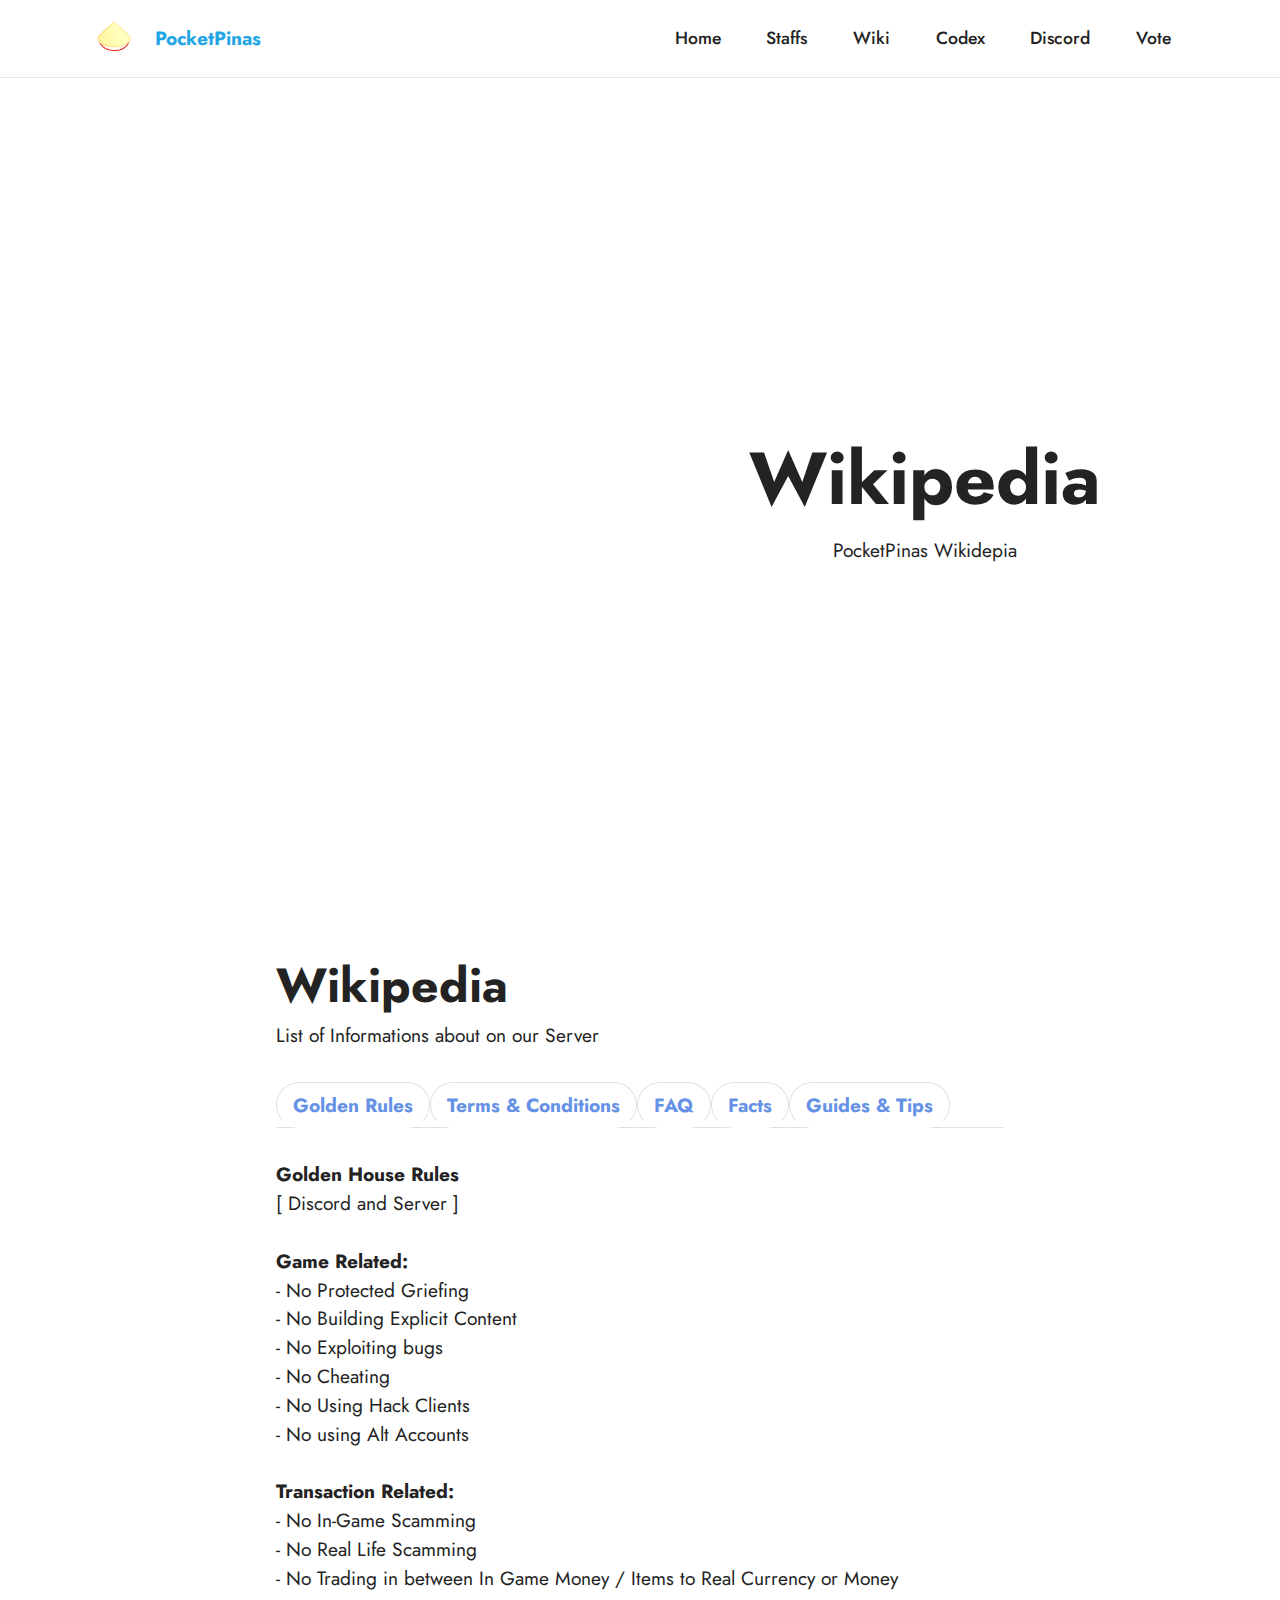
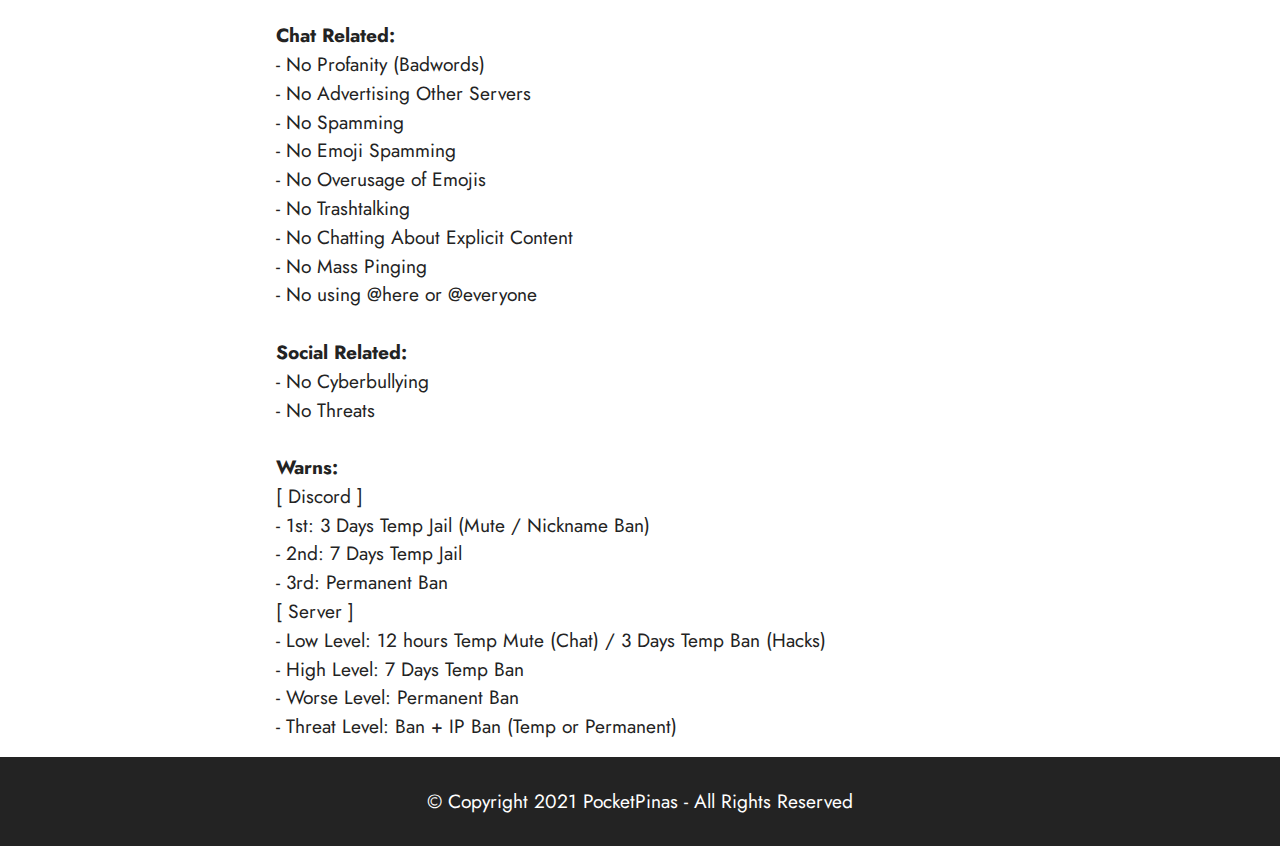
<file: wiki.html>
<!DOCTYPE html>
<html  >
<head>
  <!-- Site made with Mobirise Website Builder v5.2.0, https://mobirise.com -->
  <meta charset="UTF-8">
  <meta http-equiv="X-UA-Compatible" content="IE=edge">
  <meta name="generator" content="Mobirise v5.2.0, mobirise.com">
  <meta name="viewport" content="width=device-width, initial-scale=1, minimum-scale=1">
  <link rel="shortcut icon" href="assets/images/1603445772490-181x196.png" type="image/x-icon">
  <meta name="description" content="The Main Wikipedia website of PocketPinas">
  
  
  <title>PocketPinas - Wiki</title>
  <link rel="stylesheet" href="assets/tether/tether.min.css">
  <link rel="stylesheet" href="assets/bootstrap/css/bootstrap.min.css">
  <link rel="stylesheet" href="assets/bootstrap/css/bootstrap-grid.min.css">
  <link rel="stylesheet" href="assets/bootstrap/css/bootstrap-reboot.min.css">
  <link rel="stylesheet" href="assets/dropdown/css/style.css">
  <link rel="stylesheet" href="assets/socicon/css/styles.css">
  <link rel="stylesheet" href="assets/theme/css/style.css">
  <link rel="preload" as="style" href="assets/mobirise/css/mbr-additional.css"><link rel="stylesheet" href="assets/mobirise/css/mbr-additional.css" type="text/css">
  
  
  
  
</head>
<body>
  
  <section class="menu cid-s48OLK6784" once="menu" id="menu1-1d">
    
    <nav class="navbar navbar-dropdown navbar-fixed-top navbar-expand-lg">
        <div class="container">
            <div class="navbar-brand">
                <span class="navbar-logo">
                    
                        <img src="assets/images/1603445772490-181x196.png" alt="Mobirise" style="height: 3.8rem;">
                    
                </span>
                <span class="navbar-caption-wrap"><a class="navbar-caption text-info display-7" href="https://mobiri.se">PocketPinas</a></span>
            </div>
            <button class="navbar-toggler" type="button" data-toggle="collapse" data-target="#navbarSupportedContent" aria-controls="navbarNavAltMarkup" aria-expanded="false" aria-label="Toggle navigation">
                <div class="hamburger">
                    <span></span>
                    <span></span>
                    <span></span>
                    <span></span>
                </div>
            </button>
            <div class="collapse navbar-collapse" id="navbarSupportedContent">
                <ul class="navbar-nav nav-dropdown nav-right" data-app-modern-menu="true"><li class="nav-item"><a class="nav-link link text-black text-primary display-4" href="index.html">Home</a></li><li class="nav-item"><a class="nav-link link text-black text-primary display-4" href="staffs.html">Staffs</a></li><li class="nav-item"><a class="nav-link link text-black text-primary display-4" href="wiki.html">Wiki</a></li><li class="nav-item"><a class="nav-link link text-black text-primary display-4" href="codex.html">Codex</a></li><li class="nav-item"><a class="nav-link link text-black text-primary display-4" href="https://discord.gg/Y7zvgFj">Discord</a></li><li class="nav-item"><a class="nav-link link text-black text-primary display-4" href="https://minecraftpocket-servers.com/server/90308/vote/">Vote</a></li></ul>
                
                
            </div>
        </div>
    </nav>

</section>

<section class="header3 cid-smmKruE1dU mbr-fullscreen" id="header3-1l">

    

    <div class="mbr-overlay" style="opacity: 0.2; background-color: rgb(255, 255, 255);"></div>

    <div class="align-center container">
        <div class="row justify-content-end">
            <div class="col-12 col-lg-6">
                <h1 class="mbr-section-title mbr-fonts-style mb-3 display-1"><strong>Wikipedia</strong></h1>
                
                <p class="mbr-text mbr-fonts-style display-7">PocketPinas Wikidepia</p>
                
            </div>
        </div>
    </div>
</section>

<section class="tabs content18 cid-smr9mCpwIF mbr-parallax-background" id="tabs1-1r">

    

    <div class="mbr-overlay" style="opacity: 0.7; background-color: rgb(255, 255, 255);">
    </div>
    <div class="container">
        <div class="row justify-content-center">
            <div class="col-12 col-md-8">
                <h3 class="mbr-section-title mb-0 mbr-fonts-style display-2"><strong>Wikipedia</strong></h3>
                <h4 class="mbr-section-subtitle mb-0 mt-2 mbr-fonts-style display-7">List of Informations about on our Server</h4>
            </div>
        </div>
        <div class="row justify-content-center mt-4">
            <div class="col-12 col-md-8">
                <ul class="nav nav-tabs mb-4" role="tablist">
                    <li class="nav-item first mbr-fonts-style"><a class="nav-link mbr-fonts-style show active display-7" role="tab" data-toggle="tab" href="#tabs1-1r_tab0" aria-selected="true"><strong>Golden Rules</strong></a></li>
                    <li class="nav-item"><a class="nav-link mbr-fonts-style active display-7" role="tab" data-toggle="tab" href="#tabs1-1r_tab1" aria-selected="true"><strong>Terms &amp; Conditions</strong></a></li>
                    <li class="nav-item"><a class="nav-link mbr-fonts-style active display-7" role="tab" data-toggle="tab" href="#tabs1-1r_tab2" aria-selected="true"><strong>FAQ</strong></a></li>
                    <li class="nav-item"><a class="nav-link mbr-fonts-style active display-7" role="tab" data-toggle="tab" href="#tabs1-1r_tab3" aria-selected="true"><strong>Facts</strong></a></li>
                    <li class="nav-item"><a class="nav-link mbr-fonts-style active display-7" role="tab" data-toggle="tab" href="#tabs1-1r_tab4" aria-selected="true"><strong>Guides &amp; Tips</strong></a></li>
                    
                </ul>
                <div class="tab-content">
                    <div id="tab1" class="tab-pane in active" role="tabpanel">
                        <div class="row">
                            <div class="col-md-12">
                                <p class="mbr-text mbr-fonts-style display-7"><strong>Golden House Rules
</strong><br>[ Discord and Server ]
<br>
<br><strong>Game Related:
</strong><br>- No Protected Griefing
<br>- No Building Explicit Content
<br>- No Exploiting bugs
<br>- No Cheating
<br>- No Using Hack Clients
<br>- No using Alt Accounts
<br>
<br><strong>Transaction Related:
</strong><br>- No In-Game Scamming
<br>- No Real Life Scamming
<br>- No Trading in between In Game Money / Items to Real Currency or Money
<br>
<br><strong>Chat Related:</strong><br>- No Profanity (Badwords)
<br>- No Advertising Other Servers
<br>- No Spamming
<br>- No Emoji Spamming
<br>- No Overusage of Emojis
<br>- No Trashtalking
<br>- No Chatting About Explicit Content
<br>- No Mass Pinging
<br>- No using @here or @everyone
<br>
<br><strong>Social Related:
</strong><br>- No Cyberbullying
<br>- No Threats
<br>
<br><strong>Warns:</strong>
<br>[ Discord ]
<br>- 1st: 3 Days Temp Jail (Mute / Nickname Ban)
<br>- 2nd: 7 Days Temp Jail
<br>- 3rd: Permanent Ban
<br>[ Server ]
<br>- Low Level: 12 hours Temp Mute (Chat) / 3 Days Temp Ban (Hacks)
<br>- High Level: 7 Days Temp Ban
<br>- Worse Level: Permanent Ban
<br>- Threat Level: Ban + IP Ban (Temp or Permanent)<br></p>
                            </div>
                        </div>
                    </div>
                    <div id="tab2" class="tab-pane" role="tabpanel">
                        <div class="row">
                            <div class="col-md-12">
                                <p class="mbr-text mbr-fonts-style display-7"><strong>Terms &amp; Conditions
</strong><br>
<br><strong>General:
</strong><br>- If you are 12yo below, make sure you have a permission to buy things
<br>
<br><strong>Security:</strong>
<br>- Your account is your account. Don't share your account details.
<br>- Please open a ticket if you want to transfer your old ign to new ign
<br>- New IGN can get data loss in our service
<br>
<br><strong>Payment:
</strong><br>- Premium Rank is non-refundable
<br>- Any Currency (Gem, Money) is non-refundable and non-withdrawable
<br>- Premium Ranks are Permanent as long as our Service is alive and kicking
<br>- Any outside transaction is not connected to our service
<br>- If you are banned for breaking the rules, All of your donation and payment will not be refunded.</p>
                            </div>
                        </div>
                    </div>
                    <div id="tab3" class="tab-pane" role="tabpanel">
                        <div class="row">
                            <div class="col-md-12">
                                <p class="mbr-text mbr-fonts-style display-7"><strong>Frequently Ask Questions
<br></strong>
<br>Q. How to earn more money and exp?
<br>A. By killing players, join a job, upgrade class, get a partner, join a faction, join organization, etc.
<br>
<br>Q. Is there a refund for premium ranks?
<br>A. Nope, all ranks are not refundable.
<br>
<br>Q. How to get a gems?
<br>A. Create a ticket regarding on gems.
<br>
<br>Q. How to report bad stuffs?
<br>A. Create a ticket regarding on hackers etc.
<br>
<br>Q. Are you hiring staffs?
<br>A. Depends if Lentou needs people.
<br>
<br>Q. How to play?
<br>A. Join first to the server. You can choose district, this is more like a network but all in one server.
<br>
<br>Q. How to see all commands?
<br>A. type /help and you can see all cmds in-game
<br>
<br>Q. Are you accepting badlion or astral client?
<br>A. Yes, as long as that client/texture pack is not for hacking/cheating
<br>
<br>Q. Are you accepting texture packs like Night Vision?
<br>A. No, that looks like hacking
<br>
<br>Q. Is Third Party Applications like Horion or Toolbox prohibited?
<br>A. Yes, Because it's against on the fairness of the server. We do not allow cheats to play on our server.
<br>
<br>Q. How to Vote to support PCP?
<br>A. browse https://www.pocketpinas.cf/ and then find the vote section and type your username to vote and join ingame to get vote rewards by typing /vote ingame.
<br>
<br>Q. What gems do?
<br>A. Buying Avatars and Cosmetics In-game in /shop
<br>
<br>Q. What is the Rewards for Top 10 Voters?
<br>A. Dominator Rank or 500k Balance Each Vote</p>
                            </div>
                        </div>
                    </div>
                    <div id="tab4" class="tab-pane" role="tabpanel">
                        <div class="row">
                            <div class="col-md-12">
                                <p class="mbr-text mbr-fonts-style display-7"><strong>Facts about PocketPinas</strong><br><br>1. Some of Vanilla Features are not implemented.
<br>
<br>2. Redstone is not Working due to slow software issue.
<br>
<br>3. All Features are Custom.
<br>
<br>4. Expect Bugs and Glitches, it's normal to all servers.
<br>
<br>5. Enchants is overpowered.
<br>
<br>6. Some parts of server are not working.
<br>
<br>7. Skin Editor from MCPE is not Implemented.
<br>
<br>8. 4D and 5D Geometry Skins are not allowed, even invisible.
<br>
<br>9. All Staffs have pretty looks.
<br>
<br>10. Mobs in night are not appear.
<br>
<br>11. Mobs here are stackable.
<br>
<br>12. The Server Restarts every 3hrs to fix or adding some stuffs.
<br>
<br>13. All Players and Staffs are Friendly.
<br>
<br>14. Sleeping at night can't set the time to day.
<br>
<br>15. You can earn ranks and kits for free.</p>
                            </div>
                        </div>
                    </div>
                    <div id="tab5" class="tab-pane" role="tabpanel">
                        <div class="row">
                            <div class="col-md-12">
                                <p class="mbr-text mbr-fonts-style display-7"><strong>Tips &amp; Guides in PocketPinas<br></strong>
<br>1. Make sure to follow the golden rules.
<br>
<br>2. Make your town atleast far from capital city.
<br>
<br>3. To keep your items, save it to your enderchest.
<br>
<br>4. If you experience lag or fps drop, try to fix your internet or low your options.
<br>
<br>5. Make sure you don't use cheats to be not suspicious.
<br>
<br>6. To win in your situation, stay calm until you get the epic comeback!
<br>
<br>7. Put efforts in your build or put inspirations.
<br>
<br>8. Stay vigilant and keep safe in your town.
<br>
<br>9. Hide yourself from the enemies.
<br>
<br>10. Earn money by killing, voting or grinding etc.
<br>
<br>11. To get str, kill some players or invite some players to become your citizen.
<br>
<br>12. Type /stats or /stats <playername> to see your stats or to see your friend stats in-game or to know info about your profile.
<br>
<br>13. Type /wiki in-game to know more about the PocketPinas.
<br>
<br>14. Type /wild to far away from the farmers or pk players.
<br>
<br>15. Invest in spawners to gain more money.
<br>
<br>16. Try not to put chest in your town to avoid xray users.
<br>
<br>17. Make friends and gain more allies.
<br>
<br>18. You can buy or sell at /shop without entering the capital city.
<br>
<br>19. Start your journey by clicking NPC's
<br>
<br>20. Make sure you finish your task before you play on PocketPinas!&nbsp;<br></playername></p>
                            </div>
                        </div>
                    </div>
                    
                </div>
            </div>
        </div>
    </div>
</section>

<section class="footer7 cid-smlHC59dE2" once="footers" id="footer7-1e">

    

    

    <div class="container">
        <div class="media-container-row align-center mbr-white">
            <div class="col-12">
                <p class="mbr-text mb-0 mbr-fonts-style display-7">
                    © Copyright 2021 PocketPinas - All Rights Reserved
                </p>
            </div>
        </div>
    </div>
</section>
  
</body>
</html>
</file>
<file: assets/web/assets/mobirise-icons2/mobirise2.css>
@font-face {
  font-family: 'Moririse2';
  font-display: swap;
  src:  url('mobirise2.eot?f2bix4');
  src:  url('mobirise2.eot?f2bix4#iefix') format('embedded-opentype'),
    url('mobirise2.ttf?f2bix4') format('truetype'),
    url('mobirise2.woff?f2bix4') format('woff'),
    url('mobirise2.svg?f2bix4#mobirise2') format('svg');
  font-weight: normal;
  font-style: normal;
}

[class^="mobi-"], [class*=" mobi-"] {
  /* use !important to prevent issues with browser extensions that change fonts */
  font-family: 'Moririse2' !important;
  speak: none;
  font-style: normal;
  font-weight: normal;
  font-variant: normal;
  text-transform: none;
  line-height: 1;

  /* Better Font Rendering =========== */
  -webkit-font-smoothing: antialiased;
  -moz-osx-font-smoothing: grayscale;
}

.mobi-mbri-add-submenu:before {
  content: "\e900";
}
.mobi-mbri-alert:before {
  content: "\e901";
}
.mobi-mbri-align-center:before {
  content: "\e902";
}
.mobi-mbri-align-justify:before {
  content: "\e903";
}
.mobi-mbri-align-left:before {
  content: "\e904";
}
.mobi-mbri-align-right:before {
  content: "\e905";
}
.mobi-mbri-android:before {
  content: "\e906";
}
.mobi-mbri-apple:before {
  content: "\e907";
}
.mobi-mbri-arrow-down:before {
  content: "\e908";
}
.mobi-mbri-arrow-next:before {
  content: "\e909";
}
.mobi-mbri-arrow-prev:before {
  content: "\e90a";
}
.mobi-mbri-arrow-up:before {
  content: "\e90b";
}
.mobi-mbri-bold:before {
  content: "\e90c";
}
.mobi-mbri-bookmark:before {
  content: "\e90d";
}
.mobi-mbri-bootstrap:before {
  content: "\e90e";
}
.mobi-mbri-briefcase:before {
  content: "\e90f";
}
.mobi-mbri-browse:before {
  content: "\e910";
}
.mobi-mbri-bulleted-list:before {
  content: "\e911";
}
.mobi-mbri-calendar:before {
  content: "\e912";
}
.mobi-mbri-camera:before {
  content: "\e913";
}
.mobi-mbri-cart-add:before {
  content: "\e914";
}
.mobi-mbri-cart-full:before {
  content: "\e915";
}
.mobi-mbri-cash:before {
  content: "\e916";
}
.mobi-mbri-change-style:before {
  content: "\e917";
}
.mobi-mbri-chat:before {
  content: "\e918";
}
.mobi-mbri-clock:before {
  content: "\e919";
}
.mobi-mbri-close:before {
  content: "\e91a";
}
.mobi-mbri-cloud:before {
  content: "\e91b";
}
.mobi-mbri-code:before {
  content: "\e91c";
}
.mobi-mbri-contact-form:before {
  content: "\e91d";
}
.mobi-mbri-credit-card:before {
  content: "\e91e";
}
.mobi-mbri-cursor-click:before {
  content: "\e91f";
}
.mobi-mbri-cust-feedback:before {
  content: "\e920";
}
.mobi-mbri-database:before {
  content: "\e921";
}
.mobi-mbri-delivery:before {
  content: "\e922";
}
.mobi-mbri-desktop:before {
  content: "\e923";
}
.mobi-mbri-devices:before {
  content: "\e924";
}
.mobi-mbri-down:before {
  content: "\e925";
}
.mobi-mbri-download-2:before {
  content: "\e926";
}
.mobi-mbri-download:before {
  content: "\e927";
}
.mobi-mbri-drag-n-drop-2:before {
  content: "\e928";
}
.mobi-mbri-drag-n-drop:before {
  content: "\e929";
}
.mobi-mbri-edit-2:before {
  content: "\e92a";
}
.mobi-mbri-edit:before {
  content: "\e92b";
}
.mobi-mbri-error:before {
  content: "\e92c";
}
.mobi-mbri-extension:before {
  content: "\e92d";
}
.mobi-mbri-features:before {
  content: "\e92e";
}
.mobi-mbri-file:before {
  content: "\e92f";
}
.mobi-mbri-flag:before {
  content: "\e930";
}
.mobi-mbri-folder:before {
  content: "\e931";
}
.mobi-mbri-gift:before {
  content: "\e932";
}
.mobi-mbri-github:before {
  content: "\e933";
}
.mobi-mbri-globe-2:before {
  content: "\e934";
}
.mobi-mbri-globe:before {
  content: "\e935";
}
.mobi-mbri-growing-chart:before {
  content: "\e936";
}
.mobi-mbri-hearth:before {
  content: "\e937";
}
.mobi-mbri-help:before {
  content: "\e938";
}
.mobi-mbri-home:before {
  content: "\e939";
}
.mobi-mbri-hot-cup:before {
  content: "\e93a";
}
.mobi-mbri-idea:before {
  content: "\e93b";
}
.mobi-mbri-image-gallery:before {
  content: "\e93c";
}
.mobi-mbri-image-slider:before {
  content: "\e93d";
}
.mobi-mbri-info:before {
  content: "\e93e";
}
.mobi-mbri-italic:before {
  content: "\e93f";
}
.mobi-mbri-key:before {
  content: "\e940";
}
.mobi-mbri-laptop:before {
  content: "\e941";
}
.mobi-mbri-layers:before {
  content: "\e942";
}
.mobi-mbri-left-right:before {
  content: "\e943";
}
.mobi-mbri-left:before {
  content: "\e944";
}
.mobi-mbri-letter:before {
  content: "\e945";
}
.mobi-mbri-like:before {
  content: "\e946";
}
.mobi-mbri-link:before {
  content: "\e947";
}
.mobi-mbri-lock:before {
  content: "\e948";
}
.mobi-mbri-login:before {
  content: "\e949";
}
.mobi-mbri-logout:before {
  content: "\e94a";
}
.mobi-mbri-magic-stick:before {
  content: "\e94b";
}
.mobi-mbri-map-pin:before {
  content: "\e94c";
}
.mobi-mbri-menu:before {
  content: "\e94d";
}
.mobi-mbri-mobile-2:before {
  content: "\e94e";
}
.mobi-mbri-mobile-horizontal:before {
  content: "\e94f";
}
.mobi-mbri-mobile:before {
  content: "\e950";
}
.mobi-mbri-mobirise:before {
  content: "\e951";
}
.mobi-mbri-more-horizontal:before {
  content: "\e952";
}
.mobi-mbri-more-vertical:before {
  content: "\e953";
}
.mobi-mbri-music:before {
  content: "\e954";
}
.mobi-mbri-new-file:before {
  content: "\e955";
}
.mobi-mbri-numbered-list:before {
  content: "\e956";
}
.mobi-mbri-opened-folder:before {
  content: "\e957";
}
.mobi-mbri-pages:before {
  content: "\e958";
}
.mobi-mbri-paper-plane:before {
  content: "\e959";
}
.mobi-mbri-paperclip:before {
  content: "\e95a";
}
.mobi-mbri-phone:before {
  content: "\e95b";
}
.mobi-mbri-photo:before {
  content: "\e95c";
}
.mobi-mbri-photos:before {
  content: "\e95d";
}
.mobi-mbri-pin:before {
  content: "\e95e";
}
.mobi-mbri-play:before {
  content: "\e95f";
}
.mobi-mbri-plus:before {
  content: "\e960";
}
.mobi-mbri-preview:before {
  content: "\e961";
}
.mobi-mbri-print:before {
  content: "\e962";
}
.mobi-mbri-protect:before {
  content: "\e963";
}
.mobi-mbri-question:before {
  content: "\e964";
}
.mobi-mbri-quote-left:before {
  content: "\e965";
}
.mobi-mbri-quote-right:before {
  content: "\e966";
}
.mobi-mbri-redo:before {
  content: "\e967";
}
.mobi-mbri-refresh:before {
  content: "\e968";
}
.mobi-mbri-responsive-2:before {
  content: "\e969";
}
.mobi-mbri-responsive:before {
  content: "\e96a";
}
.mobi-mbri-right:before {
  content: "\e96b";
}
.mobi-mbri-rocket:before {
  content: "\e96c";
}
.mobi-mbri-sad-face:before {
  content: "\e96d";
}
.mobi-mbri-sale:before {
  content: "\e96e";
}
.mobi-mbri-save:before {
  content: "\e96f";
}
.mobi-mbri-search:before {
  content: "\e970";
}
.mobi-mbri-setting-2:before {
  content: "\e971";
}
.mobi-mbri-setting-3:before {
  content: "\e972";
}
.mobi-mbri-setting:before {
  content: "\e973";
}
.mobi-mbri-share:before {
  content: "\e974";
}
.mobi-mbri-shopping-bag:before {
  content: "\e975";
}
.mobi-mbri-shopping-basket:before {
  content: "\e976";
}
.mobi-mbri-shopping-cart:before {
  content: "\e977";
}
.mobi-mbri-sites:before {
  content: "\e978";
}
.mobi-mbri-smile-face:before {
  content: "\e979";
}
.mobi-mbri-speed:before {
  content: "\e97a";
}
.mobi-mbri-star:before {
  content: "\e97b";
}
.mobi-mbri-success:before {
  content: "\e97c";
}
.mobi-mbri-sun:before {
  content: "\e97d";
}
.mobi-mbri-sun2:before {
  content: "\e97e";
}
.mobi-mbri-tablet-vertical:before {
  content: "\e97f";
}
.mobi-mbri-tablet:before {
  content: "\e980";
}
.mobi-mbri-target:before {
  content: "\e981";
}
.mobi-mbri-timer:before {
  content: "\e982";
}
.mobi-mbri-to-ftp:before {
  content: "\e983";
}
.mobi-mbri-to-local-drive:before {
  content: "\e984";
}
.mobi-mbri-touch-swipe:before {
  content: "\e985";
}
.mobi-mbri-touch:before {
  content: "\e986";
}
.mobi-mbri-trash:before {
  content: "\e987";
}
.mobi-mbri-underline:before {
  content: "\e988";
}
.mobi-mbri-undo:before {
  content: "\e989";
}
.mobi-mbri-unlink:before {
  content: "\e98a";
}
.mobi-mbri-unlock:before {
  content: "\e98b";
}
.mobi-mbri-up-down:before {
  content: "\e98c";
}
.mobi-mbri-up:before {
  content: "\e98d";
}
.mobi-mbri-update:before {
  content: "\e98e";
}
.mobi-mbri-upload-2:before {
  content: "\e98f";
}
.mobi-mbri-upload:before {
  content: "\e990";
}
.mobi-mbri-user-2:before {
  content: "\e991";
}
.mobi-mbri-user:before {
  content: "\e992";
}
.mobi-mbri-users:before {
  content: "\e993";
}
.mobi-mbri-video-play:before {
  content: "\e994";
}
.mobi-mbri-video:before {
  content: "\e995";
}
.mobi-mbri-watch:before {
  content: "\e996";
}
.mobi-mbri-website-theme-2:before {
  content: "\e997";
}
.mobi-mbri-website-theme:before {
  content: "\e998";
}
.mobi-mbri-wifi:before {
  content: "\e999";
}
.mobi-mbri-windows:before {
  content: "\e99a";
}
.mobi-mbri-zoom-in:before {
  content: "\e99b";
}
.mobi-mbri-zoom-out:before {
  content: "\e99c";
}
</file>
<file: assets/web/assets/mobirise-icons/mobirise-icons.css>
@font-face {
  font-family: 'MobiriseIcons';
  src:  url('mobirise-icons.eot?spat4u');
  src:  url('mobirise-icons.eot?spat4u#iefix') format('embedded-opentype'),
    url('mobirise-icons.ttf?spat4u') format('truetype'),
    url('mobirise-icons.woff?spat4u') format('woff'),
    url('mobirise-icons.svg?spat4u#MobiriseIcons') format('svg');
  font-weight: normal;
  font-style: normal;
  font-display: swap;
}

[class^="mbri-"], [class*=" mbri-"] {
  /* use !important to prevent issues with browser extensions that change fonts */
  font-family: MobiriseIcons !important;
  speak: none;
  font-style: normal;
  font-weight: normal;
  font-variant: normal;
  text-transform: none;
  line-height: 1;

  /* Better Font Rendering =========== */
  -webkit-font-smoothing: antialiased;
  -moz-osx-font-smoothing: grayscale;
}

.mbri-add-submenu:before {
  content: "\e900";
}
.mbri-alert:before {
  content: "\e901";
}
.mbri-align-center:before {
  content: "\e902";
}
.mbri-align-justify:before {
  content: "\e903";
}
.mbri-align-left:before {
  content: "\e904";
}
.mbri-align-right:before {
  content: "\e905";
}
.mbri-android:before {
  content: "\e906";
}
.mbri-apple:before {
  content: "\e907";
}
.mbri-arrow-down:before {
  content: "\e908";
}
.mbri-arrow-next:before {
  content: "\e909";
}
.mbri-arrow-prev:before {
  content: "\e90a";
}
.mbri-arrow-up:before {
  content: "\e90b";
}
.mbri-bold:before {
  content: "\e90c";
}
.mbri-bookmark:before {
  content: "\e90d";
}
.mbri-bootstrap:before {
  content: "\e90e";
}
.mbri-briefcase:before {
  content: "\e90f";
}
.mbri-browse:before {
  content: "\e910";
}
.mbri-bulleted-list:before {
  content: "\e911";
}
.mbri-calendar:before {
  content: "\e912";
}
.mbri-camera:before {
  content: "\e913";
}
.mbri-cart-add:before {
  content: "\e914";
}
.mbri-cart-full:before {
  content: "\e915";
}
.mbri-cash:before {
  content: "\e916";
}
.mbri-change-style:before {
  content: "\e917";
}
.mbri-chat:before {
  content: "\e918";
}
.mbri-clock:before {
  content: "\e919";
}
.mbri-close:before {
  content: "\e91a";
}
.mbri-cloud:before {
  content: "\e91b";
}
.mbri-code:before {
  content: "\e91c";
}
.mbri-contact-form:before {
  content: "\e91d";
}
.mbri-credit-card:before {
  content: "\e91e";
}
.mbri-cursor-click:before {
  content: "\e91f";
}
.mbri-cust-feedback:before {
  content: "\e920";
}
.mbri-database:before {
  content: "\e921";
}
.mbri-delivery:before {
  content: "\e922";
}
.mbri-desktop:before {
  content: "\e923";
}
.mbri-devices:before {
  content: "\e924";
}
.mbri-down:before {
  content: "\e925";
}
.mbri-download:before {
  content: "\e989";
}
.mbri-drag-n-drop:before {
  content: "\e927";
}
.mbri-drag-n-drop2:before {
  content: "\e928";
}
.mbri-edit:before {
  content: "\e929";
}
.mbri-edit2:before {
  content: "\e92a";
}
.mbri-error:before {
  content: "\e92b";
}
.mbri-extension:before {
  content: "\e92c";
}
.mbri-features:before {
  content: "\e92d";
}
.mbri-file:before {
  content: "\e92e";
}
.mbri-flag:before {
  content: "\e92f";
}
.mbri-folder:before {
  content: "\e930";
}
.mbri-gift:before {
  content: "\e931";
}
.mbri-github:before {
  content: "\e932";
}
.mbri-globe:before {
  content: "\e933";
}
.mbri-globe-2:before {
  content: "\e934";
}
.mbri-growing-chart:before {
  content: "\e935";
}
.mbri-hearth:before {
  content: "\e936";
}
.mbri-help:before {
  content: "\e937";
}
.mbri-home:before {
  content: "\e938";
}
.mbri-hot-cup:before {
  content: "\e939";
}
.mbri-idea:before {
  content: "\e93a";
}
.mbri-image-gallery:before {
  content: "\e93b";
}
.mbri-image-slider:before {
  content: "\e93c";
}
.mbri-info:before {
  content: "\e93d";
}
.mbri-italic:before {
  content: "\e93e";
}
.mbri-key:before {
  content: "\e93f";
}
.mbri-laptop:before {
  content: "\e940";
}
.mbri-layers:before {
  content: "\e941";
}
.mbri-left-right:before {
  content: "\e942";
}
.mbri-left:before {
  content: "\e943";
}
.mbri-letter:before {
  content: "\e944";
}
.mbri-like:before {
  content: "\e945";
}
.mbri-link:before {
  content: "\e946";
}
.mbri-lock:before {
  content: "\e947";
}
.mbri-login:before {
  content: "\e948";
}
.mbri-logout:before {
  content: "\e949";
}
.mbri-magic-stick:before {
  content: "\e94a";
}
.mbri-map-pin:before {
  content: "\e94b";
}
.mbri-menu:before {
  content: "\e94c";
}
.mbri-mobile:before {
  content: "\e94d";
}
.mbri-mobile2:before {
  content: "\e94e";
}
.mbri-mobirise:before {
  content: "\e94f";
}
.mbri-more-horizontal:before {
  content: "\e950";
}
.mbri-more-vertical:before {
  content: "\e951";
}
.mbri-music:before {
  content: "\e952";
}
.mbri-new-file:before {
  content: "\e953";
}
.mbri-numbered-list:before {
  content: "\e954";
}
.mbri-opened-folder:before {
  content: "\e955";
}
.mbri-pages:before {
  content: "\e956";
}
.mbri-paper-plane:before {
  content: "\e957";
}
.mbri-paperclip:before {
  content: "\e958";
}
.mbri-photo:before {
  content: "\e959";
}
.mbri-photos:before {
  content: "\e95a";
}
.mbri-pin:before {
  content: "\e95b";
}
.mbri-play:before {
  content: "\e95c";
}
.mbri-plus:before {
  content: "\e95d";
}
.mbri-preview:before {
  content: "\e95e";
}
.mbri-print:before {
  content: "\e95f";
}
.mbri-protect:before {
  content: "\e960";
}
.mbri-question:before {
  content: "\e961";
}
.mbri-quote-left:before {
  content: "\e962";
}
.mbri-quote-right:before {
  content: "\e963";
}
.mbri-refresh:before {
  content: "\e964";
}
.mbri-responsive:before {
  content: "\e965";
}
.mbri-right:before {
  content: "\e966";
}
.mbri-rocket:before {
  content: "\e967";
}
.mbri-sad-face:before {
  content: "\e968";
}
.mbri-sale:before {
  content: "\e969";
}
.mbri-save:before {
  content: "\e96a";
}
.mbri-search:before {
  content: "\e96b";
}
.mbri-setting:before {
  content: "\e96c";
}
.mbri-setting2:before {
  content: "\e96d";
}
.mbri-setting3:before {
  content: "\e96e";
}
.mbri-share:before {
  content: "\e96f";
}
.mbri-shopping-bag:before {
  content: "\e970";
}
.mbri-shopping-basket:before {
  content: "\e971";
}
.mbri-shopping-cart:before {
  content: "\e972";
}
.mbri-sites:before {
  content: "\e973";
}
.mbri-smile-face:before {
  content: "\e974";
}
.mbri-speed:before {
  content: "\e975";
}
.mbri-star:before {
  content: "\e976";
}
.mbri-success:before {
  content: "\e977";
}
.mbri-sun:before {
  content: "\e978";
}
.mbri-sun2:before {
  content: "\e979";
}
.mbri-tablet:before {
  content: "\e97a";
}
.mbri-tablet-vertical:before {
  content: "\e97b";
}
.mbri-target:before {
  content: "\e97c";
}
.mbri-timer:before {
  content: "\e97d";
}
.mbri-to-ftp:before {
  content: "\e97e";
}
.mbri-to-local-drive:before {
  content: "\e97f";
}
.mbri-touch-swipe:before {
  content: "\e980";
}
.mbri-touch:before {
  content: "\e981";
}
.mbri-trash:before {
  content: "\e982";
}
.mbri-underline:before {
  content: "\e983";
}
.mbri-unlink:before {
  content: "\e984";
}
.mbri-unlock:before {
  content: "\e985";
}
.mbri-up-down:before {
  content: "\e986";
}
.mbri-up:before {
  content: "\e987";
}
.mbri-update:before {
  content: "\e988";
}
.mbri-upload:before {
 content: "\e926"; 
}
.mbri-user:before {
  content: "\e98a";
}
.mbri-user2:before {
  content: "\e98b";
}
.mbri-users:before {
  content: "\e98c";
}
.mbri-video:before {
  content: "\e98d";
}
.mbri-video-play:before {
  content: "\e98e";
}
.mbri-watch:before {
  content: "\e98f";
}
.mbri-website-theme:before {
  content: "\e990";
}
.mbri-wifi:before {
  content: "\e991";
}
.mbri-windows:before {
  content: "\e992";
}
.mbri-zoom-out:before {
  content: "\e993";
}
.mbri-redo:before {
  content: "\e994";
}
.mbri-undo:before {
  content: "\e995";
}
</file>
<file: assets/web/assets/mobirise-icons-bold/mobirise-icons-bold.css>
@font-face {
  font-family: 'mobirise-icons-bold';
  font-display: swap;
  src:  url('mobirise-icons-bold.eot?m1l4yr');
  src:  url('mobirise-icons-bold.eot?m1l4yr#iefix') format('embedded-opentype'),
    url('mobirise-icons-bold.ttf?m1l4yr') format('truetype'),
    url('mobirise-icons-bold.woff?m1l4yr') format('woff'),
    url('mobirise-icons-bold.svg?m1l4yr#mobirise-icons-bold') format('svg');
  font-weight: normal;
  font-style: normal;
}

[class^="mbrib-"], [class*="mbrib-"] {
  /* use !important to prevent issues with browser extensions that change fonts */
  font-family: 'mobirise-icons-bold' !important;
  speak: none;
  font-style: normal;
  font-weight: normal;
  font-variant: normal;
  text-transform: none;
  line-height: 1;

  /* Better Font Rendering =========== */
  -webkit-font-smoothing: antialiased;
  -moz-osx-font-smoothing: grayscale;
}

.mbrib-add-submenu:before {
  content: "\e900";
}
.mbrib-alert:before {
  content: "\e901";
}
.mbrib-align-center:before {
  content: "\e902";
}
.mbrib-align-justify:before {
  content: "\e903";
}
.mbrib-align-left:before {
  content: "\e904";
}
.mbrib-align-right:before {
  content: "\e905";
}
.mbrib-android:before {
  content: "\e906";
}
.mbrib-apple:before {
  content: "\e907";
}
.mbrib-arrow-down:before {
  content: "\e908";
}
.mbrib-arrow-next:before {
  content: "\e909";
}
.mbrib-arrow-prev:before {
  content: "\e90a";
}
.mbrib-arrow-up:before {
  content: "\e90b";
}
.mbrib-bold:before {
  content: "\e90c";
}
.mbrib-bookmark:before {
  content: "\e90d";
}
.mbrib-bootstrap:before {
  content: "\e90e";
}
.mbrib-briefcase:before {
  content: "\e90f";
}
.mbrib-browse:before {
  content: "\e910";
}
.mbrib-bulleted-list:before {
  content: "\e911";
}
.mbrib-calendar:before {
  content: "\e912";
}
.mbrib-camera:before {
  content: "\e913";
}
.mbrib-cart-add:before {
  content: "\e914";
}
.mbrib-cart-full:before {
  content: "\e915";
}
.mbrib-cash:before {
  content: "\e916";
}
.mbrib-change-style:before {
  content: "\e917";
}
.mbrib-chat:before {
  content: "\e918";
}
.mbrib-clock:before {
  content: "\e919";
}
.mbrib-close:before {
  content: "\e91a";
}
.mbrib-cloud:before {
  content: "\e91b";
}
.mbrib-code:before {
  content: "\e91c";
}
.mbrib-contact-form:before {
  content: "\e91d";
}
.mbrib-credit-card:before {
  content: "\e91e";
}
.mbrib-cursor-click:before {
  content: "\e91f";
}
.mbrib-cust-feedback:before {
  content: "\e920";
}
.mbrib-database:before {
  content: "\e921";
}
.mbrib-delivery:before {
  content: "\e922";
}
.mbrib-desktop:before {
  content: "\e923";
}
.mbrib-devices:before {
  content: "\e924";
}
.mbrib-down:before {
  content: "\e925";
}
.mbrib-download:before {
  content: "\e926";
}
.mbrib-drag-n-drop:before {
  content: "\e927";
}
.mbrib-drag-n-drop2:before {
  content: "\e928";
}
.mbrib-edit:before {
  content: "\e929";
}
.mbrib-edit2:before {
  content: "\e92a";
}
.mbrib-error:before {
  content: "\e92b";
}
.mbrib-extension:before {
  content: "\e92c";
}
.mbrib-features:before {
  content: "\e92d";
}
.mbrib-file:before {
  content: "\e92e";
}
.mbrib-flag:before {
  content: "\e92f";
}
.mbrib-folder:before {
  content: "\e930";
}
.mbrib-gift:before {
  content: "\e931";
}
.mbrib-github:before {
  content: "\e932";
}
.mbrib-globe-2:before {
  content: "\e933";
}
.mbrib-globe:before {
  content: "\e934";
}
.mbrib-growing-chart:before {
  content: "\e935";
}
.mbrib-hearth:before {
  content: "\e936";
}
.mbrib-help:before {
  content: "\e937";
}
.mbrib-home:before {
  content: "\e938";
}
.mbrib-hot-cup:before {
  content: "\e939";
}
.mbrib-idea:before {
  content: "\e93a";
}
.mbrib-image-gallery:before {
  content: "\e93b";
}
.mbrib-image-slider:before {
  content: "\e93c";
}
.mbrib-info:before {
  content: "\e93d";
}
.mbrib-italic:before {
  content: "\e93e";
}
.mbrib-key:before {
  content: "\e93f";
}
.mbrib-laptop:before {
  content: "\e940";
}
.mbrib-layers:before {
  content: "\e941";
}
.mbrib-left-right:before {
  content: "\e942";
}
.mbrib-left:before {
  content: "\e943";
}
.mbrib-letter:before {
  content: "\e944";
}
.mbrib-like:before {
  content: "\e945";
}
.mbrib-link:before {
  content: "\e946";
}
.mbrib-lock:before {
  content: "\e947";
}
.mbrib-login:before {
  content: "\e948";
}
.mbrib-logout:before {
  content: "\e949";
}
.mbrib-magic-stick:before {
  content: "\e94a";
}
.mbrib-map-pin:before {
  content: "\e94b";
}
.mbrib-menu:before {
  content: "\e94c";
}
.mbrib-mobile:before {
  content: "\e94d";
}
.mbrib-mobile2:before {
  content: "\e94e";
}
.mbrib-mobirise:before {
  content: "\e94f";
}
.mbrib-more-horizontal:before {
  content: "\e950";
}
.mbrib-more-vertical:before {
  content: "\e951";
}
.mbrib-music:before {
  content: "\e952";
}
.mbrib-new-file:before {
  content: "\e953";
}
.mbrib-numbered-list:before {
  content: "\e954";
}
.mbrib-opened-folder:before {
  content: "\e955";
}
.mbrib-pages:before {
  content: "\e956";
}
.mbrib-paper-plane:before {
  content: "\e957";
}
.mbrib-paperclip:before {
  content: "\e958";
}
.mbrib-photo:before {
  content: "\e959";
}
.mbrib-photos:before {
  content: "\e95a";
}
.mbrib-pin:before {
  content: "\e95b";
}
.mbrib-play:before {
  content: "\e95c";
}
.mbrib-plus:before {
  content: "\e95d";
}
.mbrib-preview:before {
  content: "\e95e";
}
.mbrib-print:before {
  content: "\e95f";
}
.mbrib-protect:before {
  content: "\e960";
}
.mbrib-question:before {
  content: "\e961";
}
.mbrib-quote-left:before {
  content: "\e962";
}
.mbrib-quote-right:before {
  content: "\e963";
}
.mbrib-redo:before {
  content: "\e964";
}
.mbrib-refresh:before {
  content: "\e965";
}
.mbrib-responsive:before {
  content: "\e966";
}
.mbrib-right:before {
  content: "\e967";
}
.mbrib-rocket:before {
  content: "\e968";
}
.mbrib-sad-face:before {
  content: "\e969";
}
.mbrib-sale:before {
  content: "\e96a";
}
.mbrib-save:before {
  content: "\e96b";
}
.mbrib-search:before {
  content: "\e96c";
}
.mbrib-setting:before {
  content: "\e96d";
}
.mbrib-setting2:before {
  content: "\e96e";
}
.mbrib-setting3:before {
  content: "\e96f";
}
.mbrib-share:before {
  content: "\e970";
}
.mbrib-shopping-bag:before {
  content: "\e971";
}
.mbrib-shopping-basket:before {
  content: "\e972";
}
.mbrib-shopping-cart:before {
  content: "\e973";
}
.mbrib-sites:before {
  content: "\e974";
}
.mbrib-smile-face:before {
  content: "\e975";
}
.mbrib-speed:before {
  content: "\e976";
}
.mbrib-star:before {
  content: "\e977";
}
.mbrib-success:before {
  content: "\e978";
}
.mbrib-sun:before {
  content: "\e979";
}
.mbrib-sun2:before {
  content: "\e97a";
}
.mbrib-tablet-vertical:before {
  content: "\e97b";
}
.mbrib-tablet:before {
  content: "\e97c";
}
.mbrib-target:before {
  content: "\e97d";
}
.mbrib-timer:before {
  content: "\e97e";
}
.mbrib-to-ftp:before {
  content: "\e97f";
}
.mbrib-to-local-drive:before {
  content: "\e980";
}
.mbrib-touch-swipe:before {
  content: "\e981";
}
.mbrib-touch:before {
  content: "\e982";
}
.mbrib-trash:before {
  content: "\e983";
}
.mbrib-underline:before {
  content: "\e984";
}
.mbrib-undo:before {
  content: "\e985";
}
.mbrib-unlink:before {
  content: "\e986";
}
.mbrib-unlock:before {
  content: "\e987";
}
.mbrib-up-down:before {
  content: "\e988";
}
.mbrib-up:before {
  content: "\e989";
}
.mbrib-update:before {
  content: "\e98a";
}
.mbrib-upload:before {
  content: "\e98b";
}
.mbrib-user:before {
  content: "\e98c";
}
.mbrib-user2:before {
  content: "\e98d";
}
.mbrib-users:before {
  content: "\e98e";
}
.mbrib-video-play:before {
  content: "\e98f";
}
.mbrib-video:before {
  content: "\e990";
}
.mbrib-watch:before {
  content: "\e991";
}
.mbrib-website-theme:before {
  content: "\e992";
}
.mbrib-wifi:before {
  content: "\e993";
}
.mbrib-windows:before {
  content: "\e994";
}
.mbrib-zoom-out:before {
  content: "\e995";
}
</file>
<file: assets/dropdown/css/style.css>
.navbar-dropdown {
  left: 0;
  padding: 0;
  position: absolute;
  right: 0;
  top: 0;
  transition: all 0.45s ease;
  z-index: 1030;
  background: #282828; }
  .navbar-dropdown .navbar-logo {
    margin-right: 0.8rem;
    transition: margin 0.3s ease-in-out;
    vertical-align: middle; }
    .navbar-dropdown .navbar-logo img {
      height: 3.125rem;
      transition: all 0.3s ease-in-out; }
    .navbar-dropdown .navbar-logo.mbr-iconfont {
      font-size: 3.125rem;
      line-height: 3.125rem; }
  .navbar-dropdown .navbar-caption {
    font-weight: 700;
    white-space: normal;
    vertical-align: -4px;
    line-height: 3.125rem !important; }
    .navbar-dropdown .navbar-caption, .navbar-dropdown .navbar-caption:hover {
      color: inherit;
      text-decoration: none; }
  .navbar-dropdown .mbr-iconfont + .navbar-caption {
    vertical-align: -1px; }
  .navbar-dropdown.navbar-fixed-top {
    position: fixed; }
  .navbar-dropdown .navbar-brand span {
    vertical-align: -4px; }
  .navbar-dropdown.bg-color.transparent {
    background: none; }
  .navbar-dropdown.navbar-short .navbar-brand {
    padding: 0.625rem 0; }
    .navbar-dropdown.navbar-short .navbar-brand span {
      vertical-align: -1px; }
  .navbar-dropdown.navbar-short .navbar-caption {
    line-height: 2.375rem !important;
    vertical-align: -2px; }
  .navbar-dropdown.navbar-short .navbar-logo {
    margin-right: 0.5rem; }
    .navbar-dropdown.navbar-short .navbar-logo img {
      height: 2.375rem; }
    .navbar-dropdown.navbar-short .navbar-logo.mbr-iconfont {
      font-size: 2.375rem;
      line-height: 2.375rem; }
  .navbar-dropdown.navbar-short .mbr-table-cell {
    height: 3.625rem; }
  .navbar-dropdown .navbar-close {
    left: 0.6875rem;
    position: fixed;
    top: 0.75rem;
    z-index: 1000; }
  .navbar-dropdown .hamburger-icon {
    content: "";
    display: inline-block;
    vertical-align: middle;
    width: 16px;
    -webkit-box-shadow: 0 -6px 0 1px #282828,0 0 0 1px #282828,0 6px 0 1px #282828;
    -moz-box-shadow: 0 -6px 0 1px #282828,0 0 0 1px #282828,0 6px 0 1px #282828;
    box-shadow: 0 -6px 0 1px #282828,0 0 0 1px #282828,0 6px 0 1px #282828; }

.dropdown-menu .dropdown-toggle[data-toggle="dropdown-submenu"]::after {
  border-bottom: 0.35em solid transparent;
  border-left: 0.35em solid;
  border-right: 0;
  border-top: 0.35em solid transparent;
  margin-left: 0.3rem; }

.dropdown-menu .dropdown-item:focus {
  outline: 0; }

.nav-dropdown {
  font-size: 0.75rem;
  font-weight: 500;
  height: auto !important; }
  .nav-dropdown .nav-btn {
    padding-left: 1rem; }
  .nav-dropdown .link {
    margin: .667em 1.667em;
    font-weight: 500;
    padding: 0;
    transition: color .2s ease-in-out; }
    .nav-dropdown .link.dropdown-toggle {
      margin-right: 2.583em; }
      .nav-dropdown .link.dropdown-toggle::after {
        margin-left: .25rem;
        border-top: 0.35em solid;
        border-right: 0.35em solid transparent;
        border-left: 0.35em solid transparent;
        border-bottom: 0; }
      .nav-dropdown .link.dropdown-toggle[aria-expanded="true"] {
        margin: 0;
        padding: 0.667em 3.263em  0.667em 1.667em; }
  .nav-dropdown .link::after,
  .nav-dropdown .dropdown-item::after {
    color: inherit; }
  .nav-dropdown .btn {
    font-size: 0.75rem;
    font-weight: 700;
    letter-spacing: 0;
    margin-bottom: 0;
    padding-left: 1.25rem;
    padding-right: 1.25rem; }
  .nav-dropdown .dropdown-menu {
    border-radius: 0;
    border: 0;
    left: 0;
    margin: 0;
    padding-bottom: 1.25rem;
    padding-top: 1.25rem;
    position: relative; }
  .nav-dropdown .dropdown-submenu {
    margin-left: 0.125rem;
    top: 0; }
  .nav-dropdown .dropdown-item {
    font-weight: 500;
    line-height: 2;
    padding: 0.3846em 4.615em 0.3846em 1.5385em;
    position: relative;
    transition: color .2s ease-in-out, background-color .2s ease-in-out; }
    .nav-dropdown .dropdown-item::after {
      margin-top: -0.3077em;
      position: absolute;
      right: 1.1538em;
      top: 50%; }
    .nav-dropdown .dropdown-item:focus, .nav-dropdown .dropdown-item:hover {
      background: none; }

@media (max-width: 767px) {
  .nav-dropdown.navbar-toggleable-sm {
    bottom: 0;
    display: none;
    left: 0;
    overflow-x: hidden;
    position: fixed;
    top: 0;
    transform: translateX(-100%);
    -ms-transform: translateX(-100%);
    -webkit-transform: translateX(-100%);
    width: 18.75rem;
    z-index: 999; } }
.nav-dropdown.navbar-toggleable-xl {
  bottom: 0;
  display: none;
  left: 0;
  overflow-x: hidden;
  position: fixed;
  top: 0;
  transform: translateX(-100%);
  -ms-transform: translateX(-100%);
  -webkit-transform: translateX(-100%);
  width: 18.75rem;
  z-index: 999; }

.nav-dropdown-sm {
  display: block !important;
  overflow-x: hidden;
  overflow: auto;
  padding-top: 3.875rem; }
  .nav-dropdown-sm::after {
    content: "";
    display: block;
    height: 3rem;
    width: 100%; }
  .nav-dropdown-sm.collapse.in ~ .navbar-close {
    display: block !important; }
  .nav-dropdown-sm.collapsing, .nav-dropdown-sm.collapse.in {
    transform: translateX(0);
    -ms-transform: translateX(0);
    -webkit-transform: translateX(0);
    transition: all 0.25s ease-out;
    -webkit-transition: all 0.25s ease-out;
    background: #282828; }
  .nav-dropdown-sm.collapsing[aria-expanded="false"] {
    transform: translateX(-100%);
    -ms-transform: translateX(-100%);
    -webkit-transform: translateX(-100%); }
  .nav-dropdown-sm .nav-item {
    display: block;
    margin-left: 0 !important;
    padding-left: 0; }
  .nav-dropdown-sm .link,
  .nav-dropdown-sm .dropdown-item {
    border-top: 1px dotted rgba(255, 255, 255, 0.1);
    font-size: 0.8125rem;
    line-height: 1.6;
    margin: 0 !important;
    padding: 0.875rem 2.4rem 0.875rem 1.5625rem !important;
    position: relative;
    white-space: normal; }
    .nav-dropdown-sm .link:focus, .nav-dropdown-sm .link:hover,
    .nav-dropdown-sm .dropdown-item:focus,
    .nav-dropdown-sm .dropdown-item:hover {
      background: rgba(0, 0, 0, 0.2) !important;
      color: #c0a375; }
  .nav-dropdown-sm .nav-btn {
    position: relative;
    padding: 1.5625rem 1.5625rem 0 1.5625rem; }
    .nav-dropdown-sm .nav-btn::before {
      border-top: 1px dotted rgba(255, 255, 255, 0.1);
      content: "";
      left: 0;
      position: absolute;
      top: 0;
      width: 100%; }
    .nav-dropdown-sm .nav-btn + .nav-btn {
      padding-top: 0.625rem; }
      .nav-dropdown-sm .nav-btn + .nav-btn::before {
        display: none; }
  .nav-dropdown-sm .btn {
    padding: 0.625rem 0; }
  .nav-dropdown-sm .dropdown-toggle[data-toggle="dropdown-submenu"]::after {
    margin-left: .25rem;
    border-top: 0.35em solid;
    border-right: 0.35em solid transparent;
    border-left: 0.35em solid transparent;
    border-bottom: 0; }
  .nav-dropdown-sm .dropdown-toggle[data-toggle="dropdown-submenu"][aria-expanded="true"]::after {
    border-top: 0;
    border-right: 0.35em solid transparent;
    border-left: 0.35em solid transparent;
    border-bottom: 0.35em solid; }
  .nav-dropdown-sm .dropdown-menu {
    margin: 0;
    padding: 0;
    position: relative;
    top: 0;
    left: 0;
    width: 100%;
    border: 0;
    float: none;
    border-radius: 0;
    background: none; }
  .nav-dropdown-sm .dropdown-submenu {
    left: 100%;
    margin-left: 0.125rem;
    margin-top: -1.25rem;
    top: 0; }

.navbar-toggleable-sm .nav-dropdown .dropdown-menu {
  position: absolute; }

.navbar-toggleable-sm .nav-dropdown .dropdown-submenu {
  left: 100%;
  margin-left: 0.125rem;
  margin-top: -1.25rem;
  top: 0; }

.navbar-toggleable-sm.opened .nav-dropdown .dropdown-menu {
  position: relative; }

.navbar-toggleable-sm.opened .nav-dropdown .dropdown-submenu {
  left: 0;
  margin-left: 00rem;
  margin-top: 0rem;
  top: 0; }

.is-builder .nav-dropdown.collapsing {
  transition: none !important; }

/*# sourceMappingURL=style.css.map */
</file>
<file: assets/socicon/css/styles.css>
@charset "UTF-8";

@font-face {
  font-family: 'Socicon';
  src:  url('../fonts/socicon.eot');
  src:  url('../fonts/socicon.eot?#iefix') format('embedded-opentype'),
    url('../fonts/socicon.woff2') format('woff2'),
    url('../fonts/socicon.ttf') format('truetype'),
    url('../fonts/socicon.woff') format('woff'),
    url('../fonts/socicon.svg#socicon') format('svg');
  font-weight: normal;
  font-style: normal;
}

[data-icon]:before {
  font-family: "socicon" !important;
  content: attr(data-icon);
  font-style: normal !important;
  font-weight: normal !important;
  font-variant: normal !important;
  text-transform: none !important;
  speak: none;
  line-height: 1;
  -webkit-font-smoothing: antialiased;
  -moz-osx-font-smoothing: grayscale;
}

[class^="socicon-"], [class*=" socicon-"] {
  /* use !important to prevent issues with browser extensions that change fonts */
  font-family: 'Socicon' !important;
  speak: none;
  font-style: normal;
  font-weight: normal;
  font-variant: normal;
  text-transform: none;
  line-height: 1;

  /* Better Font Rendering =========== */
  -webkit-font-smoothing: antialiased;
  -moz-osx-font-smoothing: grayscale;
}

.socicon-eitaa:before {
  content: "\e97c";
}
.socicon-soroush:before {
  content: "\e97d";
}
.socicon-bale:before {
  content: "\e97e";
}
.socicon-zazzle:before {
  content: "\e97b";
}
.socicon-society6:before {
  content: "\e97a";
}
.socicon-redbubble:before {
  content: "\e979";
}
.socicon-avvo:before {
  content: "\e978";
}
.socicon-stitcher:before {
  content: "\e977";
}
.socicon-googlehangouts:before {
  content: "\e974";
}
.socicon-dlive:before {
  content: "\e975";
}
.socicon-vsco:before {
  content: "\e976";
}
.socicon-flipboard:before {
  content: "\e973";
}
.socicon-ubuntu:before {
  content: "\e958";
}
.socicon-artstation:before {
  content: "\e959";
}
.socicon-invision:before {
  content: "\e95a";
}
.socicon-torial:before {
  content: "\e95b";
}
.socicon-collectorz:before {
  content: "\e95c";
}
.socicon-seenthis:before {
  content: "\e95d";
}
.socicon-googleplaymusic:before {
  content: "\e95e";
}
.socicon-debian:before {
  content: "\e95f";
}
.socicon-filmfreeway:before {
  content: "\e960";
}
.socicon-gnome:before {
  content: "\e961";
}
.socicon-itchio:before {
  content: "\e962";
}
.socicon-jamendo:before {
  content: "\e963";
}
.socicon-mix:before {
  content: "\e964";
}
.socicon-sharepoint:before {
  content: "\e965";
}
.socicon-tinder:before {
  content: "\e966";
}
.socicon-windguru:before {
  content: "\e967";
}
.socicon-cdbaby:before {
  content: "\e968";
}
.socicon-elementaryos:before {
  content: "\e969";
}
.socicon-stage32:before {
  content: "\e96a";
}
.socicon-tiktok:before {
  content: "\e96b";
}
.socicon-gitter:before {
  content: "\e96c";
}
.socicon-letterboxd:before {
  content: "\e96d";
}
.socicon-threema:before {
  content: "\e96e";
}
.socicon-splice:before {
  content: "\e96f";
}
.socicon-metapop:before {
  content: "\e970";
}
.socicon-naver:before {
  content: "\e971";
}
.socicon-remote:before {
  content: "\e972";
}
.socicon-internet:before {
  content: "\e957";
}
.socicon-moddb:before {
  content: "\e94b";
}
.socicon-indiedb:before {
  content: "\e94c";
}
.socicon-traxsource:before {
  content: "\e94d";
}
.socicon-gamefor:before {
  content: "\e94e";
}
.socicon-pixiv:before {
  content: "\e94f";
}
.socicon-myanimelist:before {
  content: "\e950";
}
.socicon-blackberry:before {
  content: "\e951";
}
.socicon-wickr:before {
  content: "\e952";
}
.socicon-spip:before {
  content: "\e953";
}
.socicon-napster:before {
  content: "\e954";
}
.socicon-beatport:before {
  content: "\e955";
}
.socicon-hackerone:before {
  content: "\e956";
}
.socicon-hackernews:before {
  content: "\e946";
}
.socicon-smashwords:before {
  content: "\e947";
}
.socicon-kobo:before {
  content: "\e948";
}
.socicon-bookbub:before {
  content: "\e949";
}
.socicon-mailru:before {
  content: "\e94a";
}
.socicon-gitlab:before {
  content: "\e945";
}
.socicon-instructables:before {
  content: "\e944";
}
.socicon-portfolio:before {
  content: "\e943";
}
.socicon-codered:before {
  content: "\e940";
}
.socicon-origin:before {
  content: "\e941";
}
.socicon-nextdoor:before {
  content: "\e942";
}
.socicon-udemy:before {
  content: "\e93f";
}
.socicon-livemaster:before {
  content: "\e93e";
}
.socicon-crunchbase:before {
  content: "\e93b";
}
.socicon-homefy:before {
  content: "\e93c";
}
.socicon-calendly:before {
  content: "\e93d";
}
.socicon-realtor:before {
  content: "\e90f";
}
.socicon-tidal:before {
  content: "\e910";
}
.socicon-qobuz:before {
  content: "\e911";
}
.socicon-natgeo:before {
  content: "\e912";
}
.socicon-mastodon:before {
  content: "\e913";
}
.socicon-unsplash:before {
  content: "\e914";
}
.socicon-homeadvisor:before {
  content: "\e915";
}
.socicon-angieslist:before {
  content: "\e916";
}
.socicon-codepen:before {
  content: "\e917";
}
.socicon-slack:before {
  content: "\e918";
}
.socicon-openaigym:before {
  content: "\e919";
}
.socicon-logmein:before {
  content: "\e91a";
}
.socicon-fiverr:before {
  content: "\e91b";
}
.socicon-gotomeeting:before {
  content: "\e91c";
}
.socicon-aliexpress:before {
  content: "\e91d";
}
.socicon-guru:before {
  content: "\e91e";
}
.socicon-appstore:before {
  content: "\e91f";
}
.socicon-homes:before {
  content: "\e920";
}
.socicon-zoom:before {
  content: "\e921";
}
.socicon-alibaba:before {
  content: "\e922";
}
.socicon-craigslist:before {
  content: "\e923";
}
.socicon-wix:before {
  content: "\e924";
}
.socicon-redfin:before {
  content: "\e925";
}
.socicon-googlecalendar:before {
  content: "\e926";
}
.socicon-shopify:before {
  content: "\e927";
}
.socicon-freelancer:before {
  content: "\e928";
}
.socicon-seedrs:before {
  content: "\e929";
}
.socicon-bing:before {
  content: "\e92a";
}
.socicon-doodle:before {
  content: "\e92b";
}
.socicon-bonanza:before {
  content: "\e92c";
}
.socicon-squarespace:before {
  content: "\e92d";
}
.socicon-toptal:before {
  content: "\e92e";
}
.socicon-gust:before {
  content: "\e92f";
}
.socicon-ask:before {
  content: "\e930";
}
.socicon-trulia:before {
  content: "\e931";
}
.socicon-loomly:before {
  content: "\e932";
}
.socicon-ghost:before {
  content: "\e933";
}
.socicon-upwork:before {
  content: "\e934";
}
.socicon-fundable:before {
  content: "\e935";
}
.socicon-booking:before {
  content: "\e936";
}
.socicon-googlemaps:before {
  content: "\e937";
}
.socicon-zillow:before {
  content: "\e938";
}
.socicon-niconico:before {
  content: "\e939";
}
.socicon-toneden:before {
  content: "\e93a";
}
.socicon-augment:before {
  content: "\e908";
}
.socicon-bitbucket:before {
  content: "\e909";
}
.socicon-fyuse:before {
  content: "\e90a";
}
.socicon-yt-gaming:before {
  content: "\e90b";
}
.socicon-sketchfab:before {
  content: "\e90c";
}
.socicon-mobcrush:before {
  content: "\e90d";
}
.socicon-microsoft:before {
  content: "\e90e";
}
.socicon-pandora:before {
  content: "\e907";
}
.socicon-messenger:before {
  content: "\e906";
}
.socicon-gamewisp:before {
  content: "\e905";
}
.socicon-bloglovin:before {
  content: "\e904";
}
.socicon-tunein:before {
  content: "\e903";
}
.socicon-gamejolt:before {
  content: "\e901";
}
.socicon-trello:before {
  content: "\e902";
}
.socicon-spreadshirt:before {
  content: "\e900";
}
.socicon-500px:before {
  content: "\e000";
}
.socicon-8tracks:before {
  content: "\e001";
}
.socicon-airbnb:before {
  content: "\e002";
}
.socicon-alliance:before {
  content: "\e003";
}
.socicon-amazon:before {
  content: "\e004";
}
.socicon-amplement:before {
  content: "\e005";
}
.socicon-android:before {
  content: "\e006";
}
.socicon-angellist:before {
  content: "\e007";
}
.socicon-apple:before {
  content: "\e008";
}
.socicon-appnet:before {
  content: "\e009";
}
.socicon-baidu:before {
  content: "\e00a";
}
.socicon-bandcamp:before {
  content: "\e00b";
}
.socicon-battlenet:before {
  content: "\e00c";
}
.socicon-mixer:before {
  content: "\e00d";
}
.socicon-bebee:before {
  content: "\e00e";
}
.socicon-bebo:before {
  content: "\e00f";
}
.socicon-behance:before {
  content: "\e010";
}
.socicon-blizzard:before {
  content: "\e011";
}
.socicon-blogger:before {
  content: "\e012";
}
.socicon-buffer:before {
  content: "\e013";
}
.socicon-chrome:before {
  content: "\e014";
}
.socicon-coderwall:before {
  content: "\e015";
}
.socicon-curse:before {
  content: "\e016";
}
.socicon-dailymotion:before {
  content: "\e017";
}
.socicon-deezer:before {
  content: "\e018";
}
.socicon-delicious:before {
  content: "\e019";
}
.socicon-deviantart:before {
  content: "\e01a";
}
.socicon-diablo:before {
  content: "\e01b";
}
.socicon-digg:before {
  content: "\e01c";
}
.socicon-discord:before {
  content: "\e01d";
}
.socicon-disqus:before {
  content: "\e01e";
}
.socicon-douban:before {
  content: "\e01f";
}
.socicon-draugiem:before {
  content: "\e020";
}
.socicon-dribbble:before {
  content: "\e021";
}
.socicon-drupal:before {
  content: "\e022";
}
.socicon-ebay:before {
  content: "\e023";
}
.socicon-ello:before {
  content: "\e024";
}
.socicon-endomodo:before {
  content: "\e025";
}
.socicon-envato:before {
  content: "\e026";
}
.socicon-etsy:before {
  content: "\e027";
}
.socicon-facebook:before {
  content: "\e028";
}
.socicon-feedburner:before {
  content: "\e029";
}
.socicon-filmweb:before {
  content: "\e02a";
}
.socicon-firefox:before {
  content: "\e02b";
}
.socicon-flattr:before {
  content: "\e02c";
}
.socicon-flickr:before {
  content: "\e02d";
}
.socicon-formulr:before {
  content: "\e02e";
}
.socicon-forrst:before {
  content: "\e02f";
}
.socicon-foursquare:before {
  content: "\e030";
}
.socicon-friendfeed:before {
  content: "\e031";
}
.socicon-github:before {
  content: "\e032";
}
.socicon-goodreads:before {
  content: "\e033";
}
.socicon-google:before {
  content: "\e034";
}
.socicon-googlescholar:before {
  content: "\e035";
}
.socicon-googlegroups:before {
  content: "\e036";
}
.socicon-googlephotos:before {
  content: "\e037";
}
.socicon-googleplus:before {
  content: "\e038";
}
.socicon-grooveshark:before {
  content: "\e039";
}
.socicon-hackerrank:before {
  content: "\e03a";
}
.socicon-hearthstone:before {
  content: "\e03b";
}
.socicon-hellocoton:before {
  content: "\e03c";
}
.socicon-heroes:before {
  content: "\e03d";
}
.socicon-smashcast:before {
  content: "\e03e";
}
.socicon-horde:before {
  content: "\e03f";
}
.socicon-houzz:before {
  content: "\e040";
}
.socicon-icq:before {
  content: "\e041";
}
.socicon-identica:before {
  content: "\e042";
}
.socicon-imdb:before {
  content: "\e043";
}
.socicon-instagram:before {
  content: "\e044";
}
.socicon-issuu:before {
  content: "\e045";
}
.socicon-istock:before {
  content: "\e046";
}
.socicon-itunes:before {
  content: "\e047";
}
.socicon-keybase:before {
  content: "\e048";
}
.socicon-lanyrd:before {
  content: "\e049";
}
.socicon-lastfm:before {
  content: "\e04a";
}
.socicon-line:before {
  content: "\e04b";
}
.socicon-linkedin:before {
  content: "\e04c";
}
.socicon-livejournal:before {
  content: "\e04d";
}
.socicon-lyft:before {
  content: "\e04e";
}
.socicon-macos:before {
  content: "\e04f";
}
.socicon-mail:before {
  content: "\e050";
}
.socicon-medium:before {
  content: "\e051";
}
.socicon-meetup:before {
  content: "\e052";
}
.socicon-mixcloud:before {
  content: "\e053";
}
.socicon-modelmayhem:before {
  content: "\e054";
}
.socicon-mumble:before {
  content: "\e055";
}
.socicon-myspace:before {
  content: "\e056";
}
.socicon-newsvine:before {
  content: "\e057";
}
.socicon-nintendo:before {
  content: "\e058";
}
.socicon-npm:before {
  content: "\e059";
}
.socicon-odnoklassniki:before {
  content: "\e05a";
}
.socicon-openid:before {
  content: "\e05b";
}
.socicon-opera:before {
  content: "\e05c";
}
.socicon-outlook:before {
  content: "\e05d";
}
.socicon-overwatch:before {
  content: "\e05e";
}
.socicon-patreon:before {
  content: "\e05f";
}
.socicon-paypal:before {
  content: "\e060";
}
.socicon-periscope:before {
  content: "\e061";
}
.socicon-persona:before {
  content: "\e062";
}
.socicon-pinterest:before {
  content: "\e063";
}
.socicon-play:before {
  content: "\e064";
}
.socicon-player:before {
  content: "\e065";
}
.socicon-playstation:before {
  content: "\e066";
}
.socicon-pocket:before {
  content: "\e067";
}
.socicon-qq:before {
  content: "\e068";
}
.socicon-quora:before {
  content: "\e069";
}
.socicon-raidcall:before {
  content: "\e06a";
}
.socicon-ravelry:before {
  content: "\e06b";
}
.socicon-reddit:before {
  content: "\e06c";
}
.socicon-renren:before {
  content: "\e06d";
}
.socicon-researchgate:before {
  content: "\e06e";
}
.socicon-residentadvisor:before {
  content: "\e06f";
}
.socicon-reverbnation:before {
  content: "\e070";
}
.socicon-rss:before {
  content: "\e071";
}
.socicon-sharethis:before {
  content: "\e072";
}
.socicon-skype:before {
  content: "\e073";
}
.socicon-slideshare:before {
  content: "\e074";
}
.socicon-smugmug:before {
  content: "\e075";
}
.socicon-snapchat:before {
  content: "\e076";
}
.socicon-songkick:before {
  content: "\e077";
}
.socicon-soundcloud:before {
  content: "\e078";
}
.socicon-spotify:before {
  content: "\e079";
}
.socicon-stackexchange:before {
  content: "\e07a";
}
.socicon-stackoverflow:before {
  content: "\e07b";
}
.socicon-starcraft:before {
  content: "\e07c";
}
.socicon-stayfriends:before {
  content: "\e07d";
}
.socicon-steam:before {
  content: "\e07e";
}
.socicon-storehouse:before {
  content: "\e07f";
}
.socicon-strava:before {
  content: "\e080";
}
.socicon-streamjar:before {
  content: "\e081";
}
.socicon-stumbleupon:before {
  content: "\e082";
}
.socicon-swarm:before {
  content: "\e083";
}
.socicon-teamspeak:before {
  content: "\e084";
}
.socicon-teamviewer:before {
  content: "\e085";
}
.socicon-technorati:before {
  content: "\e086";
}
.socicon-telegram:before {
  content: "\e087";
}
.socicon-tripadvisor:before {
  content: "\e088";
}
.socicon-tripit:before {
  content: "\e089";
}
.socicon-triplej:before {
  content: "\e08a";
}
.socicon-tumblr:before {
  content: "\e08b";
}
.socicon-twitch:before {
  content: "\e08c";
}
.socicon-twitter:before {
  content: "\e08d";
}
.socicon-uber:before {
  content: "\e08e";
}
.socicon-ventrilo:before {
  content: "\e08f";
}
.socicon-viadeo:before {
  content: "\e090";
}
.socicon-viber:before {
  content: "\e091";
}
.socicon-viewbug:before {
  content: "\e092";
}
.socicon-vimeo:before {
  content: "\e093";
}
.socicon-vine:before {
  content: "\e094";
}
.socicon-vkontakte:before {
  content: "\e095";
}
.socicon-warcraft:before {
  content: "\e096";
}
.socicon-wechat:before {
  content: "\e097";
}
.socicon-weibo:before {
  content: "\e098";
}
.socicon-whatsapp:before {
  content: "\e099";
}
.socicon-wikipedia:before {
  content: "\e09a";
}
.socicon-windows:before {
  content: "\e09b";
}
.socicon-wordpress:before {
  content: "\e09c";
}
.socicon-wykop:before {
  content: "\e09d";
}
.socicon-xbox:before {
  content: "\e09e";
}
.socicon-xing:before {
  content: "\e09f";
}
.socicon-yahoo:before {
  content: "\e0a0";
}
.socicon-yammer:before {
  content: "\e0a1";
}
.socicon-yandex:before {
  content: "\e0a2";
}
.socicon-yelp:before {
  content: "\e0a3";
}
.socicon-younow:before {
  content: "\e0a4";
}
.socicon-youtube:before {
  content: "\e0a5";
}
.socicon-zapier:before {
  content: "\e0a6";
}
.socicon-zerply:before {
  content: "\e0a7";
}
.socicon-zomato:before {
  content: "\e0a8";
}
.socicon-zynga:before {
  content: "\e0a9";
}
</file>
<file: assets/theme/css/style.css>
section {
  background-color: #ffffff;
}

body {
  font-style: normal;
  line-height: 1.5;
  font-weight: 400;
  color: #232323;
  position: relative;
}

section,
.container,
.container-fluid {
  position: relative;
  word-wrap: break-word;
}

a.mbr-iconfont:hover {
  text-decoration: none;
}

.article .lead p,
.article .lead ul,
.article .lead ol,
.article .lead pre,
.article .lead blockquote {
  margin-bottom: 0;
}

a {
  font-style: normal;
  font-weight: 400;
  cursor: pointer;
}

a, a:hover {
  text-decoration: none;
}

.mbr-section-title {
  font-style: normal;
  line-height: 1.3;
}

.mbr-section-subtitle {
  line-height: 1.3;
}

.mbr-text {
  font-style: normal;
  line-height: 1.7;
}

h1,
h2,
h3,
h4,
h5,
h6,
.display-1,
.display-2,
.display-4,
.display-5,
.display-7,
span,
p,
a {
  line-height: 1;
  word-break: break-word;
  word-wrap: break-word;
  font-weight: 400;
}

b,
strong {
  font-weight: bold;
}

input:-webkit-autofill, input:-webkit-autofill:hover, input:-webkit-autofill:focus, input:-webkit-autofill:active {
  -webkit-transition-delay: 9999s;
          transition-delay: 9999s;
  -webkit-transition-property: background-color, color;
  transition-property: background-color, color;
}

textarea[type="hidden"] {
  display: none;
}

section {
  background-position: 50% 50%;
  background-repeat: no-repeat;
  background-size: cover;
}

section .mbr-background-video,
section .mbr-background-video-preview {
  position: absolute;
  bottom: 0;
  left: 0;
  right: 0;
  top: 0;
}

.hidden {
  visibility: hidden;
}

.mbr-z-index20 {
  z-index: 20;
}

/*! Base colors */
.mbr-white {
  color: #ffffff;
}

.mbr-black {
  color: #111111;
}

.mbr-bg-white {
  background-color: #ffffff;
}

.mbr-bg-black {
  background-color: #000000;
}

/*! Text-aligns */
.align-left {
  text-align: left;
}

.align-center {
  text-align: center;
}

.align-right {
  text-align: right;
}

/*! Font-weight  */
.mbr-light {
  font-weight: 300;
}

.mbr-regular {
  font-weight: 400;
}

.mbr-semibold {
  font-weight: 500;
}

.mbr-bold {
  font-weight: 700;
}

/*! Media  */
.media-content {
  -ms-flex-preferred-size: 100%;
      flex-basis: 100%;
}

.media-container-row {
  display: -webkit-box;
  display: -ms-flexbox;
  display: flex;
  -webkit-box-orient: horizontal;
  -webkit-box-direction: normal;
      -ms-flex-direction: row;
          flex-direction: row;
  -ms-flex-wrap: wrap;
      flex-wrap: wrap;
  -webkit-box-pack: center;
      -ms-flex-pack: center;
          justify-content: center;
  -ms-flex-line-pack: center;
      align-content: center;
  -webkit-box-align: start;
      -ms-flex-align: start;
          align-items: start;
}

.media-container-row .media-size-item {
  width: 400px;
}

.media-container-column {
  display: -webkit-box;
  display: -ms-flexbox;
  display: flex;
  -webkit-box-orient: vertical;
  -webkit-box-direction: normal;
      -ms-flex-direction: column;
          flex-direction: column;
  -ms-flex-wrap: wrap;
      flex-wrap: wrap;
  -webkit-box-pack: center;
      -ms-flex-pack: center;
          justify-content: center;
  -ms-flex-line-pack: center;
      align-content: center;
  -webkit-box-align: stretch;
      -ms-flex-align: stretch;
          align-items: stretch;
}

.media-container-column > * {
  width: 100%;
}

@media (min-width: 992px) {
  .media-container-row {
    -ms-flex-wrap: nowrap;
        flex-wrap: nowrap;
  }
}

figure {
  margin-bottom: 0;
  overflow: hidden;
}

figure[mbr-media-size] {
  -webkit-transition: width 0.1s;
  transition: width 0.1s;
}

img,
iframe {
  display: block;
  width: 100%;
}

.card {
  background-color: transparent;
  border: none;
}

.card-box {
  width: 100%;
}

.card-img {
  text-align: center;
  -ms-flex-negative: 0;
      flex-shrink: 0;
  -webkit-flex-shrink: 0;
}

.media {
  max-width: 100%;
  margin: 0 auto;
}

.mbr-figure {
  -ms-flex-item-align: center;
      -ms-grid-row-align: center;
      align-self: center;
}

.media-container > div {
  max-width: 100%;
}

.mbr-figure img,
.card-img img {
  width: 100%;
}

@media (max-width: 991px) {
  .media-size-item {
    width: auto !important;
  }
  .media {
    width: auto;
  }
  .mbr-figure {
    width: 100% !important;
  }
}

/*! Buttons */
.mbr-section-btn {
  margin-left: -0.6rem;
  margin-right: -0.6rem;
  font-size: 0;
}

.btn {
  font-weight: 600;
  border-width: 1px;
  font-style: normal;
  margin: 0.6rem 0.6rem;
  white-space: normal;
  -webkit-transition: all 0.2s ease-in-out;
  transition: all 0.2s ease-in-out;
  display: -webkit-inline-box;
  display: -ms-inline-flexbox;
  display: inline-flex;
  -webkit-box-align: center;
      -ms-flex-align: center;
          align-items: center;
  -webkit-box-pack: center;
      -ms-flex-pack: center;
          justify-content: center;
  word-break: break-word;
}

.btn-sm {
  font-weight: 600;
  letter-spacing: 0px;
  -webkit-transition: all 0.3s ease-in-out;
  transition: all 0.3s ease-in-out;
}

.btn-md {
  font-weight: 600;
  letter-spacing: 0px;
  -webkit-transition: all 0.3s ease-in-out;
  transition: all 0.3s ease-in-out;
}

.btn-lg {
  font-weight: 600;
  letter-spacing: 0px;
  -webkit-transition: all 0.3s ease-in-out;
  transition: all 0.3s ease-in-out;
}

.btn-form {
  margin: 0;
}

.btn-form:hover {
  cursor: pointer;
}

nav .mbr-section-btn {
  margin-left: 0rem;
  margin-right: 0rem;
}

/*! Btn icon margin */
.btn .mbr-iconfont,
.btn.btn-sm .mbr-iconfont {
  -webkit-box-ordinal-group: 2;
      -ms-flex-order: 1;
          order: 1;
  cursor: pointer;
  margin-left: 0.5rem;
  vertical-align: sub;
}

.btn.btn-md .mbr-iconfont,
.btn.btn-md .mbr-iconfont {
  margin-left: 0.8rem;
}

.mbr-regular {
  font-weight: 400;
}

.mbr-semibold {
  font-weight: 500;
}

.mbr-bold {
  font-weight: 700;
}

[type="submit"] {
  -webkit-appearance: none;
}

/*! Full-screen */
.mbr-fullscreen .mbr-overlay {
  min-height: 100vh;
}

.mbr-fullscreen {
  display: -webkit-box;
  display: -ms-flexbox;
  display: flex;
  display: -moz-flex;
  display: -ms-flex;
  display: -o-flex;
  -webkit-box-align: center;
      -ms-flex-align: center;
          align-items: center;
  min-height: 100vh;
  padding-top: 3rem;
  padding-bottom: 3rem;
}

/*! Map */
.map {
  height: 25rem;
  position: relative;
}

.map iframe {
  width: 100%;
  height: 100%;
}

/*! Scroll to top arrow */
.mbr-arrow-up {
  bottom: 25px;
  right: 90px;
  position: fixed;
  text-align: right;
  z-index: 5000;
  color: #ffffff;
  font-size: 22px;
}

.mbr-arrow-up a {
  background: rgba(0, 0, 0, 0.2);
  border-radius: 50%;
  color: #fff;
  display: inline-block;
  height: 60px;
  width: 60px;
  border: 2px solid #fff;
  outline-style: none !important;
  position: relative;
  text-decoration: none;
  -webkit-transition: all 0.3s ease-in-out;
  transition: all 0.3s ease-in-out;
  cursor: pointer;
  text-align: center;
}

.mbr-arrow-up a:hover {
  background-color: rgba(0, 0, 0, 0.4);
}

.mbr-arrow-up a i {
  line-height: 60px;
}

.mbr-arrow-up-icon {
  display: block;
  color: #fff;
}

.mbr-arrow-up-icon::before {
  content: "\203a";
  display: inline-block;
  font-family: serif;
  font-size: 22px;
  line-height: 1;
  font-style: normal;
  position: relative;
  top: 6px;
  left: -4px;
  -webkit-transform: rotate(-90deg);
          transform: rotate(-90deg);
}

/*! Arrow Down */
.mbr-arrow {
  position: absolute;
  bottom: 45px;
  left: 50%;
  width: 60px;
  height: 60px;
  cursor: pointer;
  background-color: rgba(80, 80, 80, 0.5);
  border-radius: 50%;
  -webkit-transform: translateX(-50%);
          transform: translateX(-50%);
}

@media (max-width: 767px) {
  .mbr-arrow {
    display: none;
  }
}

.mbr-arrow > a {
  display: inline-block;
  text-decoration: none;
  outline-style: none;
  -webkit-animation: arrowdown 1.7s ease-in-out infinite;
          animation: arrowdown 1.7s ease-in-out infinite;
  color: #ffffff;
}

.mbr-arrow > a > i {
  position: absolute;
  top: -2px;
  left: 15px;
  font-size: 2rem;
}

#scrollToTop a i::before {
  content: "";
  position: absolute;
  display: block;
  border-bottom: 2.5px solid #fff;
  border-left: 2.5px solid #fff;
  width: 27.8%;
  height: 27.8%;
  left: 50%;
  top: 50%;
  -webkit-transform: rotate(135deg);
  transform: translateY(-30%) translateX(-50%) rotate(135deg);
}

@keyframes arrowdown {
  0% {
    -webkit-transform: translateY(0px);
            transform: translateY(0px);
  }
  50% {
    -webkit-transform: translateY(-5px);
            transform: translateY(-5px);
  }
  100% {
    -webkit-transform: translateY(0px);
            transform: translateY(0px);
  }
}

@-webkit-keyframes arrowdown {
  0% {
    -webkit-transform: translateY(0px);
            transform: translateY(0px);
  }
  50% {
    -webkit-transform: translateY(-5px);
            transform: translateY(-5px);
  }
  100% {
    -webkit-transform: translateY(0px);
            transform: translateY(0px);
  }
}

@media (max-width: 500px) {
  .mbr-arrow-up {
    left: 50%;
    right: auto;
  }
}

/*Gradients animation*/
@keyframes gradient-animation {
  from {
    background-position: 0% 100%;
    -webkit-animation-timing-function: ease-in-out;
            animation-timing-function: ease-in-out;
  }
  to {
    background-position: 100% 0%;
    -webkit-animation-timing-function: ease-in-out;
            animation-timing-function: ease-in-out;
  }
}

@-webkit-keyframes gradient-animation {
  from {
    background-position: 0% 100%;
    -webkit-animation-timing-function: ease-in-out;
            animation-timing-function: ease-in-out;
  }
  to {
    background-position: 100% 0%;
    -webkit-animation-timing-function: ease-in-out;
            animation-timing-function: ease-in-out;
  }
}

.bg-gradient {
  background-size: 200% 200%;
  animation: gradient-animation 5s infinite alternate;
  -webkit-animation: gradient-animation 5s infinite alternate;
}

.menu .navbar-brand {
  display: -webkit-flex;
}

.menu .navbar-brand span {
  display: -webkit-box;
  display: -ms-flexbox;
  display: flex;
  display: -webkit-flex;
}

.menu .navbar-brand .navbar-caption-wrap {
  display: -webkit-flex;
}

.menu .navbar-brand .navbar-logo img {
  display: -webkit-flex;
}

@media (min-width: 768px) and (max-width: 991px) {
  .menu .navbar-toggleable-sm .navbar-nav {
    display: -webkit-box;
    display: -ms-flexbox;
  }
}

@media (max-width: 991px) {
  .menu .navbar-collapse {
    max-height: 93.5vh;
  }
  .menu .navbar-collapse.show {
    overflow: auto;
  }
}

@media (min-width: 992px) {
  .menu .navbar-nav.nav-dropdown {
    display: -webkit-flex;
  }
  .menu .navbar-toggleable-sm .navbar-collapse {
    display: -webkit-flex !important;
  }
  .menu .collapsed .navbar-collapse {
    max-height: 93.5vh;
  }
  .menu .collapsed .navbar-collapse.show {
    overflow: auto;
  }
}

@media (max-width: 767px) {
  .menu .navbar-collapse {
    max-height: 80vh;
  }
}

.nav-link .mbr-iconfont {
  margin-right: .5rem;
}

.navbar {
  display: -webkit-flex;
  -webkit-flex-wrap: wrap;
  -webkit-align-items: center;
  -webkit-justify-content: space-between;
}

.navbar-collapse {
  -webkit-flex-basis: 100%;
  -webkit-flex-grow: 1;
  -webkit-align-items: center;
}

.nav-dropdown .link {
  padding: 0.667em 1.667em !important;
  margin: 0 !important;
}

.nav {
  display: -webkit-flex;
  -webkit-flex-wrap: wrap;
}

.row {
  display: -webkit-flex;
  -webkit-flex-wrap: wrap;
}

.justify-content-center {
  -webkit-justify-content: center;
}

.form-inline {
  display: -webkit-flex;
}

.card-wrapper {
  -webkit-flex: 1;
}

.carousel-control {
  z-index: 10;
  display: -webkit-flex;
}

.carousel-controls {
  display: -webkit-flex;
}

.media {
  display: -webkit-flex;
}

.form-group:focus {
  outline: none;
}

.jq-selectbox__select {
  padding: 7px 0;
  position: relative;
}

.jq-selectbox__dropdown {
  overflow: hidden;
  border-radius: 10px;
  position: absolute;
  top: 100%;
  left: 0 !important;
  width: 100% !important;
}

.jq-selectbox__trigger-arrow {
  right: 0;
  -webkit-transform: translateY(-50%);
          transform: translateY(-50%);
}

.jq-selectbox li {
  padding: 1.07em 0.5em;
}

input[type="range"] {
  padding-left: 0 !important;
  padding-right: 0 !important;
}

.modal-dialog,
.modal-content {
  height: 100%;
}

.modal-dialog .carousel-inner {
  height: calc(100vh - 1.75rem);
}

@media (max-width: 575px) {
  .modal-dialog .carousel-inner {
    height: calc(100vh - 1rem);
  }
}

.carousel-item {
  text-align: center;
}

.carousel-item img {
  margin: auto;
}

.navbar-toggler {
  -webkit-align-self: flex-start;
  -ms-flex-item-align: start;
  align-self: flex-start;
  padding: 0.25rem 0.75rem;
  font-size: 1.25rem;
  line-height: 1;
  background: transparent;
  border: 1px solid transparent;
  border-radius: 0.25rem;
}

.navbar-toggler:focus,
.navbar-toggler:hover {
  text-decoration: none;
}

.navbar-toggler-icon {
  display: inline-block;
  width: 1.5em;
  height: 1.5em;
  vertical-align: middle;
  content: "";
  background: no-repeat center center;
  background-size: 100% 100%;
}

.navbar-toggler-left {
  position: absolute;
  left: 1rem;
}

.navbar-toggler-right {
  position: absolute;
  right: 1rem;
}

.card-img {
  width: auto;
}

.menu .navbar.collapsed:not(.beta-menu) {
  -webkit-box-orient: vertical;
  -webkit-box-direction: normal;
      -ms-flex-direction: column;
          flex-direction: column;
}

.carousel-item.active,
.carousel-item-next,
.carousel-item-prev {
  display: -webkit-box;
  display: -ms-flexbox;
  display: flex;
}

.note-air-layout .dropup .dropdown-menu,
.note-air-layout .navbar-fixed-bottom .dropdown .dropdown-menu {
  bottom: initial !important;
}

html,
body {
  height: auto;
  min-height: 100vh;
}

.dropup .dropdown-toggle::after {
  display: none;
}

.form-asterisk {
  font-family: initial;
  position: absolute;
  top: -2px;
  font-weight: normal;
}

.form-control-label {
  position: relative;
  cursor: pointer;
  margin-bottom: 0.357em;
  padding: 0;
}

.alert {
  color: #ffffff;
  border-radius: 0;
  border: 0;
  font-size: 1.1rem;
  line-height: 1.5;
  margin-bottom: 1.875rem;
  padding: 1.25rem;
  position: relative;
  text-align: center;
}

.alert.alert-form::after {
  background-color: inherit;
  bottom: -7px;
  content: "";
  display: block;
  height: 14px;
  left: 50%;
  margin-left: -7px;
  position: absolute;
  -webkit-transform: rotate(45deg);
          transform: rotate(45deg);
  width: 14px;
}

.form-control {
  background-color: #ffffff;
  background-clip: border-box;
  color: #232323;
  line-height: 1rem !important;
  height: auto;
  padding: 0.6rem 1.2rem;
  -webkit-transition: border-color 0.25s ease 0s;
  transition: border-color 0.25s ease 0s;
  border: 1px solid transparent !important;
  border-radius: 4px;
  -webkit-box-shadow: rgba(0, 0, 0, 0.07) 0px 1px 1px 0px, rgba(0, 0, 0, 0.07) 0px 1px 3px 0px, rgba(0, 0, 0, 0.03) 0px 0px 0px 1px;
          box-shadow: rgba(0, 0, 0, 0.07) 0px 1px 1px 0px, rgba(0, 0, 0, 0.07) 0px 1px 3px 0px, rgba(0, 0, 0, 0.03) 0px 0px 0px 1px;
}

.form-active .form-control:invalid {
  border-color: red;
}

form .row {
  margin-left: -0.6rem;
  margin-right: -0.6rem;
}

form .row [class*="col"] {
  padding-left: 0.6rem;
  padding-right: 0.6rem;
}

form .mbr-section-btn {
  margin: 0;
  padding-left: 0.6rem;
  padding-right: 0.6rem;
}

form .btn {
  display: -webkit-box;
  display: -ms-flexbox;
  display: flex;
  padding: 0.6rem 1.2rem;
  margin: 0;
}

form .form-check-input {
  margin-top: .5;
}

textarea.form-control {
  line-height: 1.5rem !important;
}

.form-group {
  margin-bottom: 1.2rem;
}

.form-control,
form .btn {
  min-height: 48px;
}

.gdpr-block label span.textGDPR input[name='gdpr'] {
  top: 7px;
}

.form-control:focus {
  -webkit-box-shadow: none;
          box-shadow: none;
}

:focus {
  outline: none;
}

.mbr-overlay {
  background-color: #000;
  bottom: 0;
  left: 0;
  opacity: 0.5;
  position: absolute;
  right: 0;
  top: 0;
  z-index: 0;
  pointer-events: none;
}

blockquote {
  font-style: italic;
  padding: 3rem;
  font-size: 1.09rem;
  position: relative;
  border-left: 3px solid;
}

ul,
ol,
pre,
blockquote {
  margin-bottom: 2.3125rem;
}

.mt-4 {
  margin-top: 2rem !important;
}

.mb-4 {
  margin-bottom: 2rem !important;
}

@media (min-width: 992px) {
  .container {
    padding-left: 16px;
    padding-right: 16px;
  }
  .row {
    margin-left: -16px;
    margin-right: -16px;
  }
  .row > [class*="col"] {
    padding-left: 16px;
    padding-right: 16px;
  }
}

@media (min-width: 768px) {
  .container-fluid {
    padding-left: 32px;
    padding-right: 32px;
  }
}

@media (min-width: 768px) and (max-width: 991px) {
  .mbr-container {
    padding-left: 32px;
    padding-right: 32px;
  }
}

@media (max-width: 767px) {
  .mbr-container {
    padding-left: 16px;
    padding-right: 16px;
  }
}

.card-wrapper,
.item-wrapper {
  overflow: hidden;
}

.app-video-wrapper > img {
  opacity: 1;
}
/*# sourceMappingURL=style.css.map */.engine {
	position: absolute;
	text-indent: -2400px;
	text-align: center;
	padding: 0;
	top: 0;
	left: -2400px;
}
</file>
<file: assets/mobirise/css/mbr-additional.css>
@import url(https://fonts.googleapis.com/css?family=Jost:100,200,300,400,500,600,700,800,900,100i,200i,300i,400i,500i,600i,700i,800i,900i&display=swap);





body {
  font-family: IBM Plex Sans;
}
.display-1 {
  font-family: 'Jost', sans-serif;
  font-size: 4.6rem;
  line-height: 1.1;
}
.display-1 > .mbr-iconfont {
  font-size: 5.75rem;
}
.display-2 {
  font-family: 'Jost', sans-serif;
  font-size: 3rem;
  line-height: 1.1;
}
.display-2 > .mbr-iconfont {
  font-size: 3.75rem;
}
.display-4 {
  font-family: 'Jost', sans-serif;
  font-size: 1.1rem;
  line-height: 1.5;
}
.display-4 > .mbr-iconfont {
  font-size: 1.375rem;
}
.display-5 {
  font-family: 'Jost', sans-serif;
  font-size: 2.2rem;
  line-height: 1.5;
}
.display-5 > .mbr-iconfont {
  font-size: 2.75rem;
}
.display-7 {
  font-family: 'Jost', sans-serif;
  font-size: 1.2rem;
  line-height: 1.5;
}
.display-7 > .mbr-iconfont {
  font-size: 1.5rem;
}
/* ---- Fluid typography for mobile devices ---- */
/* 1.4 - font scale ratio ( bootstrap == 1.42857 ) */
/* 100vw - current viewport width */
/* (48 - 20)  48 == 48rem == 768px, 20 == 20rem == 320px(minimal supported viewport) */
/* 0.65 - min scale variable, may vary */
@media (max-width: 992px) {
  .display-1 {
    font-size: 3.68rem;
  }
}
@media (max-width: 768px) {
  .display-1 {
    font-size: 3.22rem;
    font-size: calc( 2.26rem + (4.6 - 2.26) * ((100vw - 20rem) / (48 - 20)));
    line-height: calc( 1.1 * (2.26rem + (4.6 - 2.26) * ((100vw - 20rem) / (48 - 20))));
  }
  .display-2 {
    font-size: 2.4rem;
    font-size: calc( 1.7rem + (3 - 1.7) * ((100vw - 20rem) / (48 - 20)));
    line-height: calc( 1.3 * (1.7rem + (3 - 1.7) * ((100vw - 20rem) / (48 - 20))));
  }
  .display-4 {
    font-size: 0.88rem;
    font-size: calc( 1.0350000000000001rem + (1.1 - 1.0350000000000001) * ((100vw - 20rem) / (48 - 20)));
    line-height: calc( 1.4 * (1.0350000000000001rem + (1.1 - 1.0350000000000001) * ((100vw - 20rem) / (48 - 20))));
  }
  .display-5 {
    font-size: 1.76rem;
    font-size: calc( 1.42rem + (2.2 - 1.42) * ((100vw - 20rem) / (48 - 20)));
    line-height: calc( 1.4 * (1.42rem + (2.2 - 1.42) * ((100vw - 20rem) / (48 - 20))));
  }
  .display-7 {
    font-size: 0.96rem;
    font-size: calc( 1.07rem + (1.2 - 1.07) * ((100vw - 20rem) / (48 - 20)));
    line-height: calc( 1.4 * (1.07rem + (1.2 - 1.07) * ((100vw - 20rem) / (48 - 20))));
  }
}
/* Buttons */
.btn {
  padding: 0.6rem 1.2rem;
  border-radius: 4px;
}
.btn-sm {
  padding: 0.6rem 1.2rem;
  border-radius: 4px;
}
.btn-md {
  padding: 0.6rem 1.2rem;
  border-radius: 4px;
}
.btn-lg {
  padding: 1rem 2.6rem;
  border-radius: 4px;
}
.bg-primary {
  background-color: #6592e6 !important;
}
.bg-success {
  background-color: #40b0bf !important;
}
.bg-info {
  background-color: #22a5e5 !important;
}
.bg-warning {
  background-color: #ffe161 !important;
}
.bg-danger {
  background-color: #ff9966 !important;
}
.btn-primary,
.btn-primary:active {
  background-color: #6592e6 !important;
  border-color: #6592e6 !important;
  color: #ffffff !important;
  box-shadow: 0 2px 2px 0 rgba(0, 0, 0, 0.2);
}
.btn-primary:hover,
.btn-primary:focus,
.btn-primary.focus,
.btn-primary.active {
  color: #ffffff !important;
  background-color: #2260d2 !important;
  border-color: #2260d2 !important;
  box-shadow: 0 2px 5px 0 rgba(0, 0, 0, 0.2);
}
.btn-primary.disabled,
.btn-primary:disabled {
  color: #ffffff !important;
  background-color: #2260d2 !important;
  border-color: #2260d2 !important;
}
.btn-secondary,
.btn-secondary:active {
  background-color: #ff6666 !important;
  border-color: #ff6666 !important;
  color: #ffffff !important;
  box-shadow: 0 2px 2px 0 rgba(0, 0, 0, 0.2);
}
.btn-secondary:hover,
.btn-secondary:focus,
.btn-secondary.focus,
.btn-secondary.active {
  color: #ffffff !important;
  background-color: #ff0f0f !important;
  border-color: #ff0f0f !important;
  box-shadow: 0 2px 5px 0 rgba(0, 0, 0, 0.2);
}
.btn-secondary.disabled,
.btn-secondary:disabled {
  color: #ffffff !important;
  background-color: #ff0f0f !important;
  border-color: #ff0f0f !important;
}
.btn-info,
.btn-info:active {
  background-color: #22a5e5 !important;
  border-color: #22a5e5 !important;
  color: #ffffff !important;
  box-shadow: 0 2px 2px 0 rgba(0, 0, 0, 0.2);
}
.btn-info:hover,
.btn-info:focus,
.btn-info.focus,
.btn-info.active {
  color: #ffffff !important;
  background-color: #13709e !important;
  border-color: #13709e !important;
  box-shadow: 0 2px 5px 0 rgba(0, 0, 0, 0.2);
}
.btn-info.disabled,
.btn-info:disabled {
  color: #ffffff !important;
  background-color: #13709e !important;
  border-color: #13709e !important;
}
.btn-success,
.btn-success:active {
  background-color: #40b0bf !important;
  border-color: #40b0bf !important;
  color: #ffffff !important;
  box-shadow: 0 2px 2px 0 rgba(0, 0, 0, 0.2);
}
.btn-success:hover,
.btn-success:focus,
.btn-success.focus,
.btn-success.active {
  color: #ffffff !important;
  background-color: #2a747e !important;
  border-color: #2a747e !important;
  box-shadow: 0 2px 5px 0 rgba(0, 0, 0, 0.2);
}
.btn-success.disabled,
.btn-success:disabled {
  color: #ffffff !important;
  background-color: #2a747e !important;
  border-color: #2a747e !important;
}
.btn-warning,
.btn-warning:active {
  background-color: #ffe161 !important;
  border-color: #ffe161 !important;
  color: #614f00 !important;
  box-shadow: 0 2px 2px 0 rgba(0, 0, 0, 0.2);
}
.btn-warning:hover,
.btn-warning:focus,
.btn-warning.focus,
.btn-warning.active {
  color: #0a0800 !important;
  background-color: #ffd10a !important;
  border-color: #ffd10a !important;
  box-shadow: 0 2px 5px 0 rgba(0, 0, 0, 0.2);
}
.btn-warning.disabled,
.btn-warning:disabled {
  color: #614f00 !important;
  background-color: #ffd10a !important;
  border-color: #ffd10a !important;
}
.btn-danger,
.btn-danger:active {
  background-color: #ff9966 !important;
  border-color: #ff9966 !important;
  color: #ffffff !important;
  box-shadow: 0 2px 2px 0 rgba(0, 0, 0, 0.2);
}
.btn-danger:hover,
.btn-danger:focus,
.btn-danger.focus,
.btn-danger.active {
  color: #ffffff !important;
  background-color: #ff5f0f !important;
  border-color: #ff5f0f !important;
  box-shadow: 0 2px 5px 0 rgba(0, 0, 0, 0.2);
}
.btn-danger.disabled,
.btn-danger:disabled {
  color: #ffffff !important;
  background-color: #ff5f0f !important;
  border-color: #ff5f0f !important;
}
.btn-white,
.btn-white:active {
  background-color: #fafafa !important;
  border-color: #fafafa !important;
  color: #7a7a7a !important;
  box-shadow: 0 2px 2px 0 rgba(0, 0, 0, 0.2);
}
.btn-white:hover,
.btn-white:focus,
.btn-white.focus,
.btn-white.active {
  color: #4f4f4f !important;
  background-color: #cfcfcf !important;
  border-color: #cfcfcf !important;
  box-shadow: 0 2px 5px 0 rgba(0, 0, 0, 0.2);
}
.btn-white.disabled,
.btn-white:disabled {
  color: #7a7a7a !important;
  background-color: #cfcfcf !important;
  border-color: #cfcfcf !important;
}
.btn-black,
.btn-black:active {
  background-color: #232323 !important;
  border-color: #232323 !important;
  color: #ffffff !important;
  box-shadow: 0 2px 2px 0 rgba(0, 0, 0, 0.2);
}
.btn-black:hover,
.btn-black:focus,
.btn-black.focus,
.btn-black.active {
  color: #ffffff !important;
  background-color: #000000 !important;
  border-color: #000000 !important;
  box-shadow: 0 2px 5px 0 rgba(0, 0, 0, 0.2);
}
.btn-black.disabled,
.btn-black:disabled {
  color: #ffffff !important;
  background-color: #000000 !important;
  border-color: #000000 !important;
}
.btn-primary-outline,
.btn-primary-outline:active {
  background-color: transparent !important;
  border-color: transparent;
  color: #6592e6;
}
.btn-primary-outline:hover,
.btn-primary-outline:focus,
.btn-primary-outline.focus,
.btn-primary-outline.active {
  color: #2260d2 !important;
  background-color: transparent!important;
  border-color: transparent!important;
  box-shadow: none!important;
}
.btn-primary-outline.disabled,
.btn-primary-outline:disabled {
  color: #ffffff !important;
  background-color: #6592e6 !important;
  border-color: #6592e6 !important;
}
.btn-secondary-outline,
.btn-secondary-outline:active {
  background-color: transparent !important;
  border-color: transparent;
  color: #ff6666;
}
.btn-secondary-outline:hover,
.btn-secondary-outline:focus,
.btn-secondary-outline.focus,
.btn-secondary-outline.active {
  color: #ff0f0f !important;
  background-color: transparent!important;
  border-color: transparent!important;
  box-shadow: none!important;
}
.btn-secondary-outline.disabled,
.btn-secondary-outline:disabled {
  color: #ffffff !important;
  background-color: #ff6666 !important;
  border-color: #ff6666 !important;
}
.btn-info-outline,
.btn-info-outline:active {
  background-color: transparent !important;
  border-color: transparent;
  color: #22a5e5;
}
.btn-info-outline:hover,
.btn-info-outline:focus,
.btn-info-outline.focus,
.btn-info-outline.active {
  color: #13709e !important;
  background-color: transparent!important;
  border-color: transparent!important;
  box-shadow: none!important;
}
.btn-info-outline.disabled,
.btn-info-outline:disabled {
  color: #ffffff !important;
  background-color: #22a5e5 !important;
  border-color: #22a5e5 !important;
}
.btn-success-outline,
.btn-success-outline:active {
  background-color: transparent !important;
  border-color: transparent;
  color: #40b0bf;
}
.btn-success-outline:hover,
.btn-success-outline:focus,
.btn-success-outline.focus,
.btn-success-outline.active {
  color: #2a747e !important;
  background-color: transparent!important;
  border-color: transparent!important;
  box-shadow: none!important;
}
.btn-success-outline.disabled,
.btn-success-outline:disabled {
  color: #ffffff !important;
  background-color: #40b0bf !important;
  border-color: #40b0bf !important;
}
.btn-warning-outline,
.btn-warning-outline:active {
  background-color: transparent !important;
  border-color: transparent;
  color: #ffe161;
}
.btn-warning-outline:hover,
.btn-warning-outline:focus,
.btn-warning-outline.focus,
.btn-warning-outline.active {
  color: #ffd10a !important;
  background-color: transparent!important;
  border-color: transparent!important;
  box-shadow: none!important;
}
.btn-warning-outline.disabled,
.btn-warning-outline:disabled {
  color: #614f00 !important;
  background-color: #ffe161 !important;
  border-color: #ffe161 !important;
}
.btn-danger-outline,
.btn-danger-outline:active {
  background-color: transparent !important;
  border-color: transparent;
  color: #ff9966;
}
.btn-danger-outline:hover,
.btn-danger-outline:focus,
.btn-danger-outline.focus,
.btn-danger-outline.active {
  color: #ff5f0f !important;
  background-color: transparent!important;
  border-color: transparent!important;
  box-shadow: none!important;
}
.btn-danger-outline.disabled,
.btn-danger-outline:disabled {
  color: #ffffff !important;
  background-color: #ff9966 !important;
  border-color: #ff9966 !important;
}
.btn-black-outline,
.btn-black-outline:active {
  background-color: transparent !important;
  border-color: transparent;
  color: #232323;
}
.btn-black-outline:hover,
.btn-black-outline:focus,
.btn-black-outline.focus,
.btn-black-outline.active {
  color: #000000 !important;
  background-color: transparent!important;
  border-color: transparent!important;
  box-shadow: none!important;
}
.btn-black-outline.disabled,
.btn-black-outline:disabled {
  color: #ffffff !important;
  background-color: #232323 !important;
  border-color: #232323 !important;
}
.btn-white-outline,
.btn-white-outline:active {
  background-color: transparent !important;
  border-color: transparent;
  color: #fafafa;
}
.btn-white-outline:hover,
.btn-white-outline:focus,
.btn-white-outline.focus,
.btn-white-outline.active {
  color: #cfcfcf !important;
  background-color: transparent!important;
  border-color: transparent!important;
  box-shadow: none!important;
}
.btn-white-outline.disabled,
.btn-white-outline:disabled {
  color: #7a7a7a !important;
  background-color: #fafafa !important;
  border-color: #fafafa !important;
}
.text-primary {
  color: #6592e6 !important;
}
.text-secondary {
  color: #ff6666 !important;
}
.text-success {
  color: #40b0bf !important;
}
.text-info {
  color: #22a5e5 !important;
}
.text-warning {
  color: #ffe161 !important;
}
.text-danger {
  color: #ff9966 !important;
}
.text-white {
  color: #fafafa !important;
}
.text-black {
  color: #232323 !important;
}
a.text-primary:hover,
a.text-primary:focus,
a.text-primary.active {
  color: #205ac5 !important;
}
a.text-secondary:hover,
a.text-secondary:focus,
a.text-secondary.active {
  color: #ff0000 !important;
}
a.text-success:hover,
a.text-success:focus,
a.text-success.active {
  color: #266a73 !important;
}
a.text-info:hover,
a.text-info:focus,
a.text-info.active {
  color: #116690 !important;
}
a.text-warning:hover,
a.text-warning:focus,
a.text-warning.active {
  color: #facb00 !important;
}
a.text-danger:hover,
a.text-danger:focus,
a.text-danger.active {
  color: #ff5500 !important;
}
a.text-white:hover,
a.text-white:focus,
a.text-white.active {
  color: #c7c7c7 !important;
}
a.text-black:hover,
a.text-black:focus,
a.text-black.active {
  color: #000000 !important;
}
a[class*="text-"]:not(.nav-link):not(.dropdown-item):not([role]) {
  position: relative;
  background-image: transparent;
  background-size: 10000px 2px;
  background-repeat: no-repeat;
  background-position: 0px 1.2em;
  background-position: -10000px 1.2em;
}
a[class*="text-"]:not(.nav-link):not(.dropdown-item):not([role]):hover {
  transition: background-position 2s ease-in-out;
  background-image: linear-gradient(currentColor 50%, currentColor 50%);
  background-position: 0px 1.2em;
}
.nav-tabs .nav-link.active {
  color: #6592e6;
}
.nav-tabs .nav-link:not(.active) {
  color: #232323;
}
.alert-success {
  background-color: #70c770;
}
.alert-info {
  background-color: #22a5e5;
}
.alert-warning {
  background-color: #ffe161;
}
.alert-danger {
  background-color: #ff9966;
}
.mbr-section-btn a.btn:not(.btn-form) {
  border-radius: 100px;
}
.mbr-gallery-filter li a {
  border-radius: 100px !important;
}
.mbr-gallery-filter li.active .btn {
  background-color: #6592e6;
  border-color: #6592e6;
  color: #ffffff;
}
.mbr-gallery-filter li.active .btn:focus {
  box-shadow: none;
}
.nav-tabs .nav-link {
  border-radius: 100px !important;
}
a,
a:hover {
  color: #6592e6;
}
.mbr-plan-header.bg-primary .mbr-plan-subtitle,
.mbr-plan-header.bg-primary .mbr-plan-price-desc {
  color: #ffffff;
}
.mbr-plan-header.bg-success .mbr-plan-subtitle,
.mbr-plan-header.bg-success .mbr-plan-price-desc {
  color: #a0d8df;
}
.mbr-plan-header.bg-info .mbr-plan-subtitle,
.mbr-plan-header.bg-info .mbr-plan-price-desc {
  color: #d9effa;
}
.mbr-plan-header.bg-warning .mbr-plan-subtitle,
.mbr-plan-header.bg-warning .mbr-plan-price-desc {
  color: #ffffff;
}
.mbr-plan-header.bg-danger .mbr-plan-subtitle,
.mbr-plan-header.bg-danger .mbr-plan-price-desc {
  color: #ffffff;
}
/* Scroll to top button*/
.scrollToTop_wraper {
  display: none;
}
.form-control {
  font-family: 'Jost', sans-serif;
  font-size: 1.1rem;
  line-height: 1.5;
  font-weight: 400;
}
.form-control > .mbr-iconfont {
  font-size: 1.375rem;
}
.form-control:hover,
.form-control:focus {
  box-shadow: rgba(0, 0, 0, 0.07) 0px 1px 1px 0px, rgba(0, 0, 0, 0.07) 0px 1px 3px 0px, rgba(0, 0, 0, 0.03) 0px 0px 0px 1px;
  border-color: #6592e6 !important;
}
.form-control:-webkit-input-placeholder {
  font-family: 'Jost', sans-serif;
  font-size: 1.1rem;
  line-height: 1.5;
  font-weight: 400;
}
.form-control:-webkit-input-placeholder > .mbr-iconfont {
  font-size: 1.375rem;
}
blockquote {
  border-color: #6592e6;
}
/* Forms */
.mbr-form .input-group-btn a.btn {
  border-radius: 100px !important;
}
.mbr-form .input-group-btn a.btn:hover {
  box-shadow: 0 10px 40px 0 rgba(0, 0, 0, 0.2);
}
.mbr-form .input-group-btn button[type="submit"] {
  border-radius: 100px !important;
  padding: 1rem 3rem;
}
.mbr-form .input-group-btn button[type="submit"]:hover {
  box-shadow: 0 10px 40px 0 rgba(0, 0, 0, 0.2);
}
.jq-selectbox li:hover,
.jq-selectbox li.selected {
  background-color: #6592e6;
  color: #ffffff;
}
.jq-number__spin {
  transition: 0.25s ease;
}
.jq-number__spin:hover {
  border-color: #6592e6;
}
.jq-selectbox .jq-selectbox__trigger-arrow,
.jq-number__spin.minus:after,
.jq-number__spin.plus:after {
  transition: 0.4s;
  border-top-color: #353535;
  border-bottom-color: #353535;
}
.jq-selectbox:hover .jq-selectbox__trigger-arrow,
.jq-number__spin.minus:hover:after,
.jq-number__spin.plus:hover:after {
  border-top-color: #6592e6;
  border-bottom-color: #6592e6;
}
.xdsoft_datetimepicker .xdsoft_calendar td.xdsoft_default,
.xdsoft_datetimepicker .xdsoft_calendar td.xdsoft_current,
.xdsoft_datetimepicker .xdsoft_timepicker .xdsoft_time_box > div > div.xdsoft_current {
  color: #ffffff !important;
  background-color: #6592e6 !important;
  box-shadow: none !important;
}
.xdsoft_datetimepicker .xdsoft_calendar td:hover,
.xdsoft_datetimepicker .xdsoft_timepicker .xdsoft_time_box > div > div:hover {
  color: #000000 !important;
  background: #ff6666 !important;
  box-shadow: none !important;
}
.lazy-bg {
  background-image: none !important;
}
.lazy-placeholder:not(section),
.lazy-none {
  display: block;
  position: relative;
  padding-bottom: 56.25%;
  width: 100%;
  height: auto;
}
iframe.lazy-placeholder,
.lazy-placeholder:after {
  content: '';
  position: absolute;
  width: 200px;
  height: 200px;
  background: transparent no-repeat center;
  background-size: contain;
  top: 50%;
  left: 50%;
  transform: translateX(-50%) translateY(-50%);
  background-image: url("data:image/svg+xml;charset=UTF-8,%3csvg width='32' height='32' viewBox='0 0 64 64' xmlns='http://www.w3.org/2000/svg' stroke='%236592e6' %3e%3cg fill='none' fill-rule='evenodd'%3e%3cg transform='translate(16 16)' stroke-width='2'%3e%3ccircle stroke-opacity='.5' cx='16' cy='16' r='16'/%3e%3cpath d='M32 16c0-9.94-8.06-16-16-16'%3e%3canimateTransform attributeName='transform' type='rotate' from='0 16 16' to='360 16 16' dur='1s' repeatCount='indefinite'/%3e%3c/path%3e%3c/g%3e%3c/g%3e%3c/svg%3e");
}
section.lazy-placeholder:after {
  opacity: 0.5;
}
body {
  overflow-x: hidden;
}
a {
  transition: color 0.6s;
}
.cid-s48MCQYojq {
  background-image: url("../../../assets/images/pcpbg-1330x639.jpg");
}
.cid-s48MCQYojq .mbr-section-title {
  text-align: center;
  color: #22a5e5;
}
.cid-s48MCQYojq .mbr-text,
.cid-s48MCQYojq .mbr-section-btn {
  color: #353535;
  text-align: center;
}
@media (max-width: 991px) {
  .cid-s48MCQYojq .mbr-section-title,
  .cid-s48MCQYojq .mbr-section-btn,
  .cid-s48MCQYojq .mbr-text {
    text-align: center;
  }
}
.cid-s48udlf8KU {
  padding-top: 5rem;
  padding-bottom: 2rem;
  background-color: #ffffff;
}
.cid-s48udlf8KU .mbr-section-title {
  text-align: left;
}
.cid-s48udlf8KU .mbr-section-subtitle {
  text-align: left;
}
.cid-s48upRUlSD {
  padding-top: 2rem;
  padding-bottom: 2rem;
  background-color: #ffffff;
}
@media (max-width: 991px) {
  .cid-s48upRUlSD .image-wrapper {
    margin-bottom: 1rem;
  }
}
.cid-s48upRUlSD .row {
  flex-direction: row-reverse;
}
.cid-s48upRUlSD img {
  width: 100%;
}
.cid-smlQvP4FIE {
  padding-top: 4rem;
  padding-bottom: 4rem;
  background-color: #6592e6;
}
@media (min-width: 1500px) {
  .cid-smlQvP4FIE .container {
    max-width: 1400px;
  }
}
.cid-smlQvP4FIE .mbr-iconfont {
  display: block;
  font-size: 5rem;
  color: #6592e6;
  margin-bottom: 2rem;
}
.cid-smlQvP4FIE .card-wrapper {
  margin-top: 3rem;
}
.cid-smlQvP4FIE .row {
  justify-content: center;
}
.cid-smlQvP4FIE .mbr-section-title {
  color: #ffffff;
}
.cid-smlQvP4FIE .card-text {
  color: #ffffff;
}
.cid-smlQvP4FIE .card-title,
.cid-smlQvP4FIE .iconfont-wrapper {
  color: #232323;
}
.cid-smlEqvE0LZ {
  padding-top: 5rem;
  padding-bottom: 5rem;
  background-color: #ffffff;
}
.cid-smlEqvE0LZ .fb-page,
.cid-smlEqvE0LZ span,
.cid-smlEqvE0LZ iframe {
  width: 500px;
  height: 620px;
}
.cid-smlEqvE0LZ blockquote {
  display: none;
}
.cid-smlEqvE0LZ .fb-page {
  background-color: #1877f2;
  border-radius: 4px;
  background-size: contain;
  background-repeat: no-repeat;
  color: #fff;
  background-image: url("data:image/svg+xml;utf8,<svg xmlns='http://www.w3.org/2000/svg' preserveAspectRatio='xMinYMin meet' viewBox='0 0 262 266.895'><path id='path3087' fill='%23fff' d='M182.409,262.307v-99.803h33.499l5.016-38.895h-38.515V98.777c0-11.261,3.127-18.935,19.275-18.935 l20.596-0.009V45.045c-3.562-0.474-15.788-1.533-30.012-1.533c-29.695,0-50.025,18.126-50.025,51.413v28.684h-33.585v38.895h33.585 v99.803H182.409z'></path></svg>");
}
.cid-s48vaXqeL6 {
  padding-top: 2rem;
  padding-bottom: 2rem;
  background-color: #ffffff;
}
.cid-s48vaXqeL6 .mbr-section-title {
  text-align: left;
}
.cid-s48vaXqeL6 .mbr-section-subtitle {
  text-align: left;
}
.cid-s48OLK6784 {
  z-index: 1000;
  width: 100%;
  position: relative;
  min-height: 60px;
}
.cid-s48OLK6784 nav.navbar {
  position: fixed;
}
.cid-s48OLK6784 .dropdown-item:before {
  font-family: Moririse2 !important;
  content: '\e966';
  display: inline-block;
  width: 0;
  position: absolute;
  left: 1rem;
  top: 0.5rem;
  margin-right: 0.5rem;
  line-height: 1;
  font-size: inherit;
  vertical-align: middle;
  text-align: center;
  overflow: hidden;
  transform: scale(0, 1);
  transition: all 0.25s ease-in-out;
}
.cid-s48OLK6784 .dropdown-menu {
  padding: 0;
}
.cid-s48OLK6784 .dropdown-item {
  border-bottom: 1px solid #e6e6e6;
}
.cid-s48OLK6784 .dropdown-item:hover,
.cid-s48OLK6784 .dropdown-item:focus {
  background: #6592e6 !important;
  color: white !important;
}
.cid-s48OLK6784 .nav-dropdown .link {
  padding: 0 0.3em !important;
  margin: .667em 1em !important;
}
.cid-s48OLK6784 .nav-dropdown .link.dropdown-toggle::after {
  margin-left: 0.5rem;
  margin-top: 0.2rem;
}
.cid-s48OLK6784 .nav-link {
  position: relative;
}
.cid-s48OLK6784 .container {
  display: flex;
  margin: auto;
}
.cid-s48OLK6784 .iconfont-wrapper {
  color: #000000 !important;
  font-size: 1.5rem;
  padding-right: .5rem;
}
.cid-s48OLK6784 .navbar-caption {
  padding-right: 4rem;
}
.cid-s48OLK6784 .dropdown-menu,
.cid-s48OLK6784 .navbar.opened {
  background: #ffffff !important;
}
.cid-s48OLK6784 .nav-item:focus,
.cid-s48OLK6784 .nav-link:focus {
  outline: none;
}
.cid-s48OLK6784 .dropdown .dropdown-menu .dropdown-item {
  width: auto;
  transition: all 0.25s ease-in-out;
}
.cid-s48OLK6784 .dropdown .dropdown-menu .dropdown-item::after {
  right: 0.5rem;
}
.cid-s48OLK6784 .dropdown .dropdown-menu .dropdown-item .mbr-iconfont {
  margin-left: -1.8rem;
  padding-right: 1rem;
  font-size: inherit;
}
.cid-s48OLK6784 .dropdown .dropdown-menu .dropdown-item .mbr-iconfont:before {
  display: inline-block;
  transform: scale(1, 1);
  transition: all 0.25s ease-in-out;
}
.cid-s48OLK6784 .collapsed .dropdown-menu .dropdown-item:before {
  display: none;
}
.cid-s48OLK6784 .collapsed .dropdown .dropdown-menu .dropdown-item {
  padding: 0.235em 1.5em 0.235em 1.5em !important;
  transition: none;
  margin: 0 !important;
}
.cid-s48OLK6784 .navbar {
  min-height: 77px;
  transition: all .3s;
  border-bottom: 1px solid transparent;
  background: #ffffff;
}
.cid-s48OLK6784 .navbar:not(.navbar-short) {
  border-bottom: 1px solid #e6e6e6;
}
.cid-s48OLK6784 .navbar.opened {
  transition: all .3s;
}
.cid-s48OLK6784 .navbar .dropdown-item {
  padding: .5rem 1.8rem;
}
.cid-s48OLK6784 .navbar .navbar-logo img {
  width: auto;
}
.cid-s48OLK6784 .navbar .navbar-collapse {
  justify-content: flex-end;
  z-index: 1;
}
.cid-s48OLK6784 .navbar.collapsed .nav-item .nav-link::before {
  display: none;
}
.cid-s48OLK6784 .navbar.collapsed.opened .dropdown-menu {
  top: 0;
}
@media (min-width: 992px) {
  .cid-s48OLK6784 .navbar.collapsed.opened:not(.navbar-short) .navbar-collapse {
    max-height: calc(98.5vh - 3.8rem);
  }
}
.cid-s48OLK6784 .navbar.collapsed .dropdown-menu .dropdown-submenu {
  left: 0 !important;
}
.cid-s48OLK6784 .navbar.collapsed .dropdown-menu .dropdown-item:after {
  right: auto;
}
.cid-s48OLK6784 .navbar.collapsed .dropdown-menu .dropdown-toggle[data-toggle="dropdown-submenu"]:after {
  margin-left: 0.5rem;
  margin-top: 0.2rem;
  border-top: 0.35em solid;
  border-right: 0.35em solid transparent;
  border-left: 0.35em solid transparent;
  border-bottom: 0;
  top: 55%;
}
.cid-s48OLK6784 .navbar.collapsed ul.navbar-nav li {
  margin: auto;
}
.cid-s48OLK6784 .navbar.collapsed .dropdown-menu .dropdown-item {
  padding: .25rem 1.5rem;
  text-align: center;
}
.cid-s48OLK6784 .navbar.collapsed .icons-menu {
  padding-left: 0;
  padding-right: 0;
  padding-top: .5rem;
  padding-bottom: .5rem;
}
@media (max-width: 991px) {
  .cid-s48OLK6784 .navbar .nav-item .nav-link::before {
    display: none;
  }
  .cid-s48OLK6784 .navbar.opened .dropdown-menu {
    top: 0;
  }
  .cid-s48OLK6784 .navbar .dropdown-menu .dropdown-submenu {
    left: 0 !important;
  }
  .cid-s48OLK6784 .navbar .dropdown-menu .dropdown-item:after {
    right: auto;
  }
  .cid-s48OLK6784 .navbar .dropdown-menu .dropdown-toggle[data-toggle="dropdown-submenu"]:after {
    margin-left: 0.5rem;
    margin-top: 0.2rem;
    border-top: 0.35em solid;
    border-right: 0.35em solid transparent;
    border-left: 0.35em solid transparent;
    border-bottom: 0;
    top: 55%;
  }
  .cid-s48OLK6784 .navbar .navbar-logo img {
    height: 3.8rem !important;
  }
  .cid-s48OLK6784 .navbar ul.navbar-nav li {
    margin: auto;
  }
  .cid-s48OLK6784 .navbar .dropdown-menu .dropdown-item {
    padding: .25rem 1.5rem !important;
    text-align: center;
  }
  .cid-s48OLK6784 .navbar .navbar-brand {
    flex-shrink: initial;
    flex-basis: auto;
    word-break: break-word;
    padding-right: 2rem;
  }
  .cid-s48OLK6784 .navbar .navbar-toggler {
    flex-basis: auto;
  }
  .cid-s48OLK6784 .navbar .icons-menu {
    padding-left: 0;
    padding-top: .5rem;
    padding-bottom: .5rem;
  }
}
.cid-s48OLK6784 .navbar.navbar-short {
  min-height: 60px;
}
.cid-s48OLK6784 .navbar.navbar-short .navbar-logo img {
  height: 3rem !important;
}
.cid-s48OLK6784 .navbar.navbar-short .navbar-brand {
  padding: 0;
}
.cid-s48OLK6784 .navbar-brand {
  flex-shrink: 0;
  align-items: center;
  margin-right: 0;
  padding: 0;
  transition: all .3s;
  word-break: break-word;
  z-index: 1;
}
.cid-s48OLK6784 .navbar-brand .navbar-caption {
  line-height: inherit !important;
}
.cid-s48OLK6784 .navbar-brand .navbar-logo a {
  outline: none;
}
.cid-s48OLK6784 .dropdown-item.active,
.cid-s48OLK6784 .dropdown-item:active {
  background-color: transparent;
}
.cid-s48OLK6784 .navbar-expand-lg .navbar-nav .nav-link {
  padding: 0;
}
.cid-s48OLK6784 .nav-dropdown .link.dropdown-toggle {
  margin-right: 1.667em;
}
.cid-s48OLK6784 .nav-dropdown .link.dropdown-toggle[aria-expanded="true"] {
  margin-right: 0;
  padding: 0.667em 1.667em;
}
.cid-s48OLK6784 .navbar.navbar-expand-lg .dropdown .dropdown-menu {
  background: #ffffff;
}
.cid-s48OLK6784 .navbar.navbar-expand-lg .dropdown .dropdown-menu .dropdown-submenu {
  margin: 0;
  left: 100%;
}
.cid-s48OLK6784 .navbar .dropdown.open > .dropdown-menu {
  display: block;
}
.cid-s48OLK6784 ul.navbar-nav {
  flex-wrap: wrap;
}
.cid-s48OLK6784 .navbar-buttons {
  text-align: center;
  min-width: 170px;
}
.cid-s48OLK6784 button.navbar-toggler {
  outline: none;
  width: 31px;
  height: 20px;
  cursor: pointer;
  transition: all .2s;
  position: relative;
  align-self: center;
}
.cid-s48OLK6784 button.navbar-toggler .hamburger span {
  position: absolute;
  right: 0;
  width: 30px;
  height: 2px;
  border-right: 5px;
  background-color: currentColor;
}
.cid-s48OLK6784 button.navbar-toggler .hamburger span:nth-child(1) {
  top: 0;
  transition: all .2s;
}
.cid-s48OLK6784 button.navbar-toggler .hamburger span:nth-child(2) {
  top: 8px;
  transition: all .15s;
}
.cid-s48OLK6784 button.navbar-toggler .hamburger span:nth-child(3) {
  top: 8px;
  transition: all .15s;
}
.cid-s48OLK6784 button.navbar-toggler .hamburger span:nth-child(4) {
  top: 16px;
  transition: all .2s;
}
.cid-s48OLK6784 nav.opened .hamburger span:nth-child(1) {
  top: 8px;
  width: 0;
  opacity: 0;
  right: 50%;
  transition: all .2s;
}
.cid-s48OLK6784 nav.opened .hamburger span:nth-child(2) {
  transform: rotate(45deg);
  transition: all .25s;
}
.cid-s48OLK6784 nav.opened .hamburger span:nth-child(3) {
  transform: rotate(-45deg);
  transition: all .25s;
}
.cid-s48OLK6784 nav.opened .hamburger span:nth-child(4) {
  top: 8px;
  width: 0;
  opacity: 0;
  right: 50%;
  transition: all .2s;
}
.cid-s48OLK6784 .navbar-dropdown {
  padding: .5rem 1rem;
  position: fixed;
}
.cid-s48OLK6784 a.nav-link {
  display: flex;
  align-items: center;
  justify-content: center;
}
.cid-s48OLK6784 .icons-menu {
  flex-wrap: nowrap;
  display: flex;
  justify-content: center;
  padding-left: 1rem;
  padding-right: 1rem;
  padding-top: 0.3rem;
  text-align: center;
}
@media screen and (-ms-high-contrast: active), (-ms-high-contrast: none) {
  .cid-s48OLK6784 .navbar {
    height: 77px;
  }
  .cid-s48OLK6784 .navbar.opened {
    height: auto;
  }
  .cid-s48OLK6784 .nav-item .nav-link:hover::before {
    width: 175%;
    max-width: calc(100% + 2rem);
    left: -1rem;
  }
}
.cid-smlHC59dE2 {
  padding-top: 30px;
  padding-bottom: 30px;
  background-color: #232323;
}
.cid-s48OLK6784 {
  z-index: 1000;
  width: 100%;
  position: relative;
  min-height: 60px;
}
.cid-s48OLK6784 nav.navbar {
  position: fixed;
}
.cid-s48OLK6784 .dropdown-item:before {
  font-family: Moririse2 !important;
  content: '\e966';
  display: inline-block;
  width: 0;
  position: absolute;
  left: 1rem;
  top: 0.5rem;
  margin-right: 0.5rem;
  line-height: 1;
  font-size: inherit;
  vertical-align: middle;
  text-align: center;
  overflow: hidden;
  transform: scale(0, 1);
  transition: all 0.25s ease-in-out;
}
.cid-s48OLK6784 .dropdown-menu {
  padding: 0;
}
.cid-s48OLK6784 .dropdown-item {
  border-bottom: 1px solid #e6e6e6;
}
.cid-s48OLK6784 .dropdown-item:hover,
.cid-s48OLK6784 .dropdown-item:focus {
  background: #6592e6 !important;
  color: white !important;
}
.cid-s48OLK6784 .nav-dropdown .link {
  padding: 0 0.3em !important;
  margin: .667em 1em !important;
}
.cid-s48OLK6784 .nav-dropdown .link.dropdown-toggle::after {
  margin-left: 0.5rem;
  margin-top: 0.2rem;
}
.cid-s48OLK6784 .nav-link {
  position: relative;
}
.cid-s48OLK6784 .container {
  display: flex;
  margin: auto;
}
.cid-s48OLK6784 .iconfont-wrapper {
  color: #000000 !important;
  font-size: 1.5rem;
  padding-right: .5rem;
}
.cid-s48OLK6784 .navbar-caption {
  padding-right: 4rem;
}
.cid-s48OLK6784 .dropdown-menu,
.cid-s48OLK6784 .navbar.opened {
  background: #ffffff !important;
}
.cid-s48OLK6784 .nav-item:focus,
.cid-s48OLK6784 .nav-link:focus {
  outline: none;
}
.cid-s48OLK6784 .dropdown .dropdown-menu .dropdown-item {
  width: auto;
  transition: all 0.25s ease-in-out;
}
.cid-s48OLK6784 .dropdown .dropdown-menu .dropdown-item::after {
  right: 0.5rem;
}
.cid-s48OLK6784 .dropdown .dropdown-menu .dropdown-item .mbr-iconfont {
  margin-left: -1.8rem;
  padding-right: 1rem;
  font-size: inherit;
}
.cid-s48OLK6784 .dropdown .dropdown-menu .dropdown-item .mbr-iconfont:before {
  display: inline-block;
  transform: scale(1, 1);
  transition: all 0.25s ease-in-out;
}
.cid-s48OLK6784 .collapsed .dropdown-menu .dropdown-item:before {
  display: none;
}
.cid-s48OLK6784 .collapsed .dropdown .dropdown-menu .dropdown-item {
  padding: 0.235em 1.5em 0.235em 1.5em !important;
  transition: none;
  margin: 0 !important;
}
.cid-s48OLK6784 .navbar {
  min-height: 77px;
  transition: all .3s;
  border-bottom: 1px solid transparent;
  background: #ffffff;
}
.cid-s48OLK6784 .navbar:not(.navbar-short) {
  border-bottom: 1px solid #e6e6e6;
}
.cid-s48OLK6784 .navbar.opened {
  transition: all .3s;
}
.cid-s48OLK6784 .navbar .dropdown-item {
  padding: .5rem 1.8rem;
}
.cid-s48OLK6784 .navbar .navbar-logo img {
  width: auto;
}
.cid-s48OLK6784 .navbar .navbar-collapse {
  justify-content: flex-end;
  z-index: 1;
}
.cid-s48OLK6784 .navbar.collapsed .nav-item .nav-link::before {
  display: none;
}
.cid-s48OLK6784 .navbar.collapsed.opened .dropdown-menu {
  top: 0;
}
@media (min-width: 992px) {
  .cid-s48OLK6784 .navbar.collapsed.opened:not(.navbar-short) .navbar-collapse {
    max-height: calc(98.5vh - 3.8rem);
  }
}
.cid-s48OLK6784 .navbar.collapsed .dropdown-menu .dropdown-submenu {
  left: 0 !important;
}
.cid-s48OLK6784 .navbar.collapsed .dropdown-menu .dropdown-item:after {
  right: auto;
}
.cid-s48OLK6784 .navbar.collapsed .dropdown-menu .dropdown-toggle[data-toggle="dropdown-submenu"]:after {
  margin-left: 0.5rem;
  margin-top: 0.2rem;
  border-top: 0.35em solid;
  border-right: 0.35em solid transparent;
  border-left: 0.35em solid transparent;
  border-bottom: 0;
  top: 55%;
}
.cid-s48OLK6784 .navbar.collapsed ul.navbar-nav li {
  margin: auto;
}
.cid-s48OLK6784 .navbar.collapsed .dropdown-menu .dropdown-item {
  padding: .25rem 1.5rem;
  text-align: center;
}
.cid-s48OLK6784 .navbar.collapsed .icons-menu {
  padding-left: 0;
  padding-right: 0;
  padding-top: .5rem;
  padding-bottom: .5rem;
}
@media (max-width: 991px) {
  .cid-s48OLK6784 .navbar .nav-item .nav-link::before {
    display: none;
  }
  .cid-s48OLK6784 .navbar.opened .dropdown-menu {
    top: 0;
  }
  .cid-s48OLK6784 .navbar .dropdown-menu .dropdown-submenu {
    left: 0 !important;
  }
  .cid-s48OLK6784 .navbar .dropdown-menu .dropdown-item:after {
    right: auto;
  }
  .cid-s48OLK6784 .navbar .dropdown-menu .dropdown-toggle[data-toggle="dropdown-submenu"]:after {
    margin-left: 0.5rem;
    margin-top: 0.2rem;
    border-top: 0.35em solid;
    border-right: 0.35em solid transparent;
    border-left: 0.35em solid transparent;
    border-bottom: 0;
    top: 55%;
  }
  .cid-s48OLK6784 .navbar .navbar-logo img {
    height: 3.8rem !important;
  }
  .cid-s48OLK6784 .navbar ul.navbar-nav li {
    margin: auto;
  }
  .cid-s48OLK6784 .navbar .dropdown-menu .dropdown-item {
    padding: .25rem 1.5rem !important;
    text-align: center;
  }
  .cid-s48OLK6784 .navbar .navbar-brand {
    flex-shrink: initial;
    flex-basis: auto;
    word-break: break-word;
    padding-right: 2rem;
  }
  .cid-s48OLK6784 .navbar .navbar-toggler {
    flex-basis: auto;
  }
  .cid-s48OLK6784 .navbar .icons-menu {
    padding-left: 0;
    padding-top: .5rem;
    padding-bottom: .5rem;
  }
}
.cid-s48OLK6784 .navbar.navbar-short {
  min-height: 60px;
}
.cid-s48OLK6784 .navbar.navbar-short .navbar-logo img {
  height: 3rem !important;
}
.cid-s48OLK6784 .navbar.navbar-short .navbar-brand {
  padding: 0;
}
.cid-s48OLK6784 .navbar-brand {
  flex-shrink: 0;
  align-items: center;
  margin-right: 0;
  padding: 0;
  transition: all .3s;
  word-break: break-word;
  z-index: 1;
}
.cid-s48OLK6784 .navbar-brand .navbar-caption {
  line-height: inherit !important;
}
.cid-s48OLK6784 .navbar-brand .navbar-logo a {
  outline: none;
}
.cid-s48OLK6784 .dropdown-item.active,
.cid-s48OLK6784 .dropdown-item:active {
  background-color: transparent;
}
.cid-s48OLK6784 .navbar-expand-lg .navbar-nav .nav-link {
  padding: 0;
}
.cid-s48OLK6784 .nav-dropdown .link.dropdown-toggle {
  margin-right: 1.667em;
}
.cid-s48OLK6784 .nav-dropdown .link.dropdown-toggle[aria-expanded="true"] {
  margin-right: 0;
  padding: 0.667em 1.667em;
}
.cid-s48OLK6784 .navbar.navbar-expand-lg .dropdown .dropdown-menu {
  background: #ffffff;
}
.cid-s48OLK6784 .navbar.navbar-expand-lg .dropdown .dropdown-menu .dropdown-submenu {
  margin: 0;
  left: 100%;
}
.cid-s48OLK6784 .navbar .dropdown.open > .dropdown-menu {
  display: block;
}
.cid-s48OLK6784 ul.navbar-nav {
  flex-wrap: wrap;
}
.cid-s48OLK6784 .navbar-buttons {
  text-align: center;
  min-width: 170px;
}
.cid-s48OLK6784 button.navbar-toggler {
  outline: none;
  width: 31px;
  height: 20px;
  cursor: pointer;
  transition: all .2s;
  position: relative;
  align-self: center;
}
.cid-s48OLK6784 button.navbar-toggler .hamburger span {
  position: absolute;
  right: 0;
  width: 30px;
  height: 2px;
  border-right: 5px;
  background-color: currentColor;
}
.cid-s48OLK6784 button.navbar-toggler .hamburger span:nth-child(1) {
  top: 0;
  transition: all .2s;
}
.cid-s48OLK6784 button.navbar-toggler .hamburger span:nth-child(2) {
  top: 8px;
  transition: all .15s;
}
.cid-s48OLK6784 button.navbar-toggler .hamburger span:nth-child(3) {
  top: 8px;
  transition: all .15s;
}
.cid-s48OLK6784 button.navbar-toggler .hamburger span:nth-child(4) {
  top: 16px;
  transition: all .2s;
}
.cid-s48OLK6784 nav.opened .hamburger span:nth-child(1) {
  top: 8px;
  width: 0;
  opacity: 0;
  right: 50%;
  transition: all .2s;
}
.cid-s48OLK6784 nav.opened .hamburger span:nth-child(2) {
  transform: rotate(45deg);
  transition: all .25s;
}
.cid-s48OLK6784 nav.opened .hamburger span:nth-child(3) {
  transform: rotate(-45deg);
  transition: all .25s;
}
.cid-s48OLK6784 nav.opened .hamburger span:nth-child(4) {
  top: 8px;
  width: 0;
  opacity: 0;
  right: 50%;
  transition: all .2s;
}
.cid-s48OLK6784 .navbar-dropdown {
  padding: .5rem 1rem;
  position: fixed;
}
.cid-s48OLK6784 a.nav-link {
  display: flex;
  align-items: center;
  justify-content: center;
}
.cid-s48OLK6784 .icons-menu {
  flex-wrap: nowrap;
  display: flex;
  justify-content: center;
  padding-left: 1rem;
  padding-right: 1rem;
  padding-top: 0.3rem;
  text-align: center;
}
@media screen and (-ms-high-contrast: active), (-ms-high-contrast: none) {
  .cid-s48OLK6784 .navbar {
    height: 77px;
  }
  .cid-s48OLK6784 .navbar.opened {
    height: auto;
  }
  .cid-s48OLK6784 .nav-item .nav-link:hover::before {
    width: 175%;
    max-width: calc(100% + 2rem);
    left: -1rem;
  }
}
.cid-smmJDFU6S3 {
  background-image: url("../../../assets/images/unknown-3-1366x768.png");
}
.cid-smmJDFU6S3 .mbr-section-title {
  color: #ffffff;
}
.cid-smmJDFU6S3 .mbr-text,
.cid-smmJDFU6S3 .mbr-section-btn {
  color: #ffffff;
}
.cid-smmd0JIdnD {
  padding-top: 6rem;
  padding-bottom: 6rem;
  background: #ff6666;
}
.cid-smmd0JIdnD .team-card {
  margin-bottom: 2rem;
  transition: all 0.3s;
}
.cid-smmd0JIdnD .team-card:hover {
  transform: translateY(-10px);
}
.cid-smmd0JIdnD .card-wrap {
  background: #ffffff;
  border-radius: 4px;
}
@media (max-width: 991px) {
  .cid-smmd0JIdnD .card-wrap {
    margin-bottom: 2rem;
  }
}
.cid-smmd0JIdnD .card-wrap .image-wrap img {
  width: 100%;
}
@media (min-width: 768px) {
  .cid-smmd0JIdnD .card-wrap .content-wrap {
    padding: 2rem;
  }
}
@media (max-width: 767px) {
  .cid-smmd0JIdnD .card-wrap .content-wrap {
    padding: 1rem;
  }
}
.cid-smmd0JIdnD .social-row {
  text-align: center;
}
.cid-smmd0JIdnD .social-row .soc-item {
  display: inline-block;
  text-align: center;
  border-radius: 50%;
  margin-right: 0.6rem;
  margin-bottom: 1rem;
  padding: 0.5rem;
  border: 2px solid #6592e6;
  transition: all 0.3s;
}
.cid-smmd0JIdnD .social-row .soc-item .mbr-iconfont {
  transition: all 0.3s;
  display: flex;
  justify-content: center;
  align-content: center;
  color: #6592e6;
  font-size: 1.5rem;
}
.cid-smmd0JIdnD .social-row .soc-item:hover {
  background-color: #6592e6;
}
.cid-smmd0JIdnD .social-row .soc-item:hover .mbr-iconfont {
  color: #ffffff;
}
.cid-smmd0JIdnD .mbr-section-title {
  color: #ffffff;
}
.cid-smmd0JIdnD .card-title,
.cid-smmd0JIdnD .social-row {
  color: #232323;
}
.cid-smmlGsG6nX {
  padding-top: 6rem;
  padding-bottom: 6rem;
  background: #db73ef;
}
.cid-smmlGsG6nX .team-card {
  margin-bottom: 2rem;
  transition: all 0.3s;
}
.cid-smmlGsG6nX .team-card:hover {
  transform: translateY(-10px);
}
.cid-smmlGsG6nX .card-wrap {
  background: #ffffff;
  border-radius: 4px;
}
@media (max-width: 991px) {
  .cid-smmlGsG6nX .card-wrap {
    margin-bottom: 2rem;
  }
}
.cid-smmlGsG6nX .card-wrap .image-wrap img {
  width: 100%;
}
@media (min-width: 768px) {
  .cid-smmlGsG6nX .card-wrap .content-wrap {
    padding: 2rem;
  }
}
@media (max-width: 767px) {
  .cid-smmlGsG6nX .card-wrap .content-wrap {
    padding: 1rem;
  }
}
.cid-smmlGsG6nX .social-row {
  text-align: center;
}
.cid-smmlGsG6nX .social-row .soc-item {
  display: inline-block;
  text-align: center;
  border-radius: 50%;
  margin-right: 0.6rem;
  margin-bottom: 1rem;
  padding: 0.5rem;
  border: 2px solid #6592e6;
  transition: all 0.3s;
}
.cid-smmlGsG6nX .social-row .soc-item .mbr-iconfont {
  transition: all 0.3s;
  display: flex;
  justify-content: center;
  align-content: center;
  color: #6592e6;
  font-size: 1.5rem;
}
.cid-smmlGsG6nX .social-row .soc-item:hover {
  background-color: #6592e6;
}
.cid-smmlGsG6nX .social-row .soc-item:hover .mbr-iconfont {
  color: #ffffff;
}
.cid-smmlGsG6nX .mbr-section-title {
  color: #ffffff;
}
.cid-smmlGsG6nX .card-title,
.cid-smmlGsG6nX .social-row {
  color: #232323;
}
.cid-smmm7GzP5I {
  padding-top: 6rem;
  padding-bottom: 6rem;
  background: #95f262;
}
.cid-smmm7GzP5I .team-card {
  margin-bottom: 2rem;
  transition: all 0.3s;
}
.cid-smmm7GzP5I .team-card:hover {
  transform: translateY(-10px);
}
.cid-smmm7GzP5I .card-wrap {
  background: #ffffff;
  border-radius: 4px;
}
@media (max-width: 991px) {
  .cid-smmm7GzP5I .card-wrap {
    margin-bottom: 2rem;
  }
}
.cid-smmm7GzP5I .card-wrap .image-wrap img {
  width: 100%;
}
@media (min-width: 768px) {
  .cid-smmm7GzP5I .card-wrap .content-wrap {
    padding: 2rem;
  }
}
@media (max-width: 767px) {
  .cid-smmm7GzP5I .card-wrap .content-wrap {
    padding: 1rem;
  }
}
.cid-smmm7GzP5I .social-row {
  text-align: center;
}
.cid-smmm7GzP5I .social-row .soc-item {
  display: inline-block;
  text-align: center;
  border-radius: 50%;
  margin-right: 0.6rem;
  margin-bottom: 1rem;
  padding: 0.5rem;
  border: 2px solid #6ae926;
  transition: all 0.3s;
}
.cid-smmm7GzP5I .social-row .soc-item .mbr-iconfont {
  transition: all 0.3s;
  display: flex;
  justify-content: center;
  align-content: center;
  color: #6ae926;
  font-size: 1.5rem;
}
.cid-smmm7GzP5I .social-row .soc-item:hover {
  background-color: #6ae926;
}
.cid-smmm7GzP5I .social-row .soc-item:hover .mbr-iconfont {
  color: #000000;
}
.cid-smmm7GzP5I .mbr-section-title {
  color: #ffffff;
}
.cid-smmm7GzP5I .card-title,
.cid-smmm7GzP5I .social-row {
  color: #232323;
}
.cid-smmnXnlwN8 {
  padding-top: 6rem;
  padding-bottom: 6rem;
  background: #6ec7f2;
}
.cid-smmnXnlwN8 .team-card {
  margin-bottom: 2rem;
  transition: all 0.3s;
}
.cid-smmnXnlwN8 .team-card:hover {
  transform: translateY(-10px);
}
.cid-smmnXnlwN8 .card-wrap {
  background: #ffffff;
  border-radius: 4px;
}
@media (max-width: 991px) {
  .cid-smmnXnlwN8 .card-wrap {
    margin-bottom: 2rem;
  }
}
.cid-smmnXnlwN8 .card-wrap .image-wrap img {
  width: 100%;
}
@media (min-width: 768px) {
  .cid-smmnXnlwN8 .card-wrap .content-wrap {
    padding: 2rem;
  }
}
@media (max-width: 767px) {
  .cid-smmnXnlwN8 .card-wrap .content-wrap {
    padding: 1rem;
  }
}
.cid-smmnXnlwN8 .social-row {
  text-align: center;
}
.cid-smmnXnlwN8 .social-row .soc-item {
  display: inline-block;
  text-align: center;
  border-radius: 50%;
  margin-right: 0.6rem;
  margin-bottom: 1rem;
  padding: 0.5rem;
  border: 2px solid #6592e6;
  transition: all 0.3s;
}
.cid-smmnXnlwN8 .social-row .soc-item .mbr-iconfont {
  transition: all 0.3s;
  display: flex;
  justify-content: center;
  align-content: center;
  color: #6592e6;
  font-size: 1.5rem;
}
.cid-smmnXnlwN8 .social-row .soc-item:hover {
  background-color: #6592e6;
}
.cid-smmnXnlwN8 .social-row .soc-item:hover .mbr-iconfont {
  color: #ffffff;
}
.cid-smmnXnlwN8 .mbr-section-title {
  color: #ffffff;
}
.cid-smmnXnlwN8 .card-title,
.cid-smmnXnlwN8 .social-row {
  color: #232323;
}
.cid-smmolEMDEk {
  padding-top: 6rem;
  padding-bottom: 6rem;
  background: #6ec7f2;
}
.cid-smmolEMDEk .team-card {
  margin-bottom: 2rem;
  transition: all 0.3s;
}
.cid-smmolEMDEk .team-card:hover {
  transform: translateY(-10px);
}
.cid-smmolEMDEk .card-wrap {
  background: #ffffff;
  border-radius: 4px;
}
@media (max-width: 991px) {
  .cid-smmolEMDEk .card-wrap {
    margin-bottom: 2rem;
  }
}
.cid-smmolEMDEk .card-wrap .image-wrap img {
  width: 100%;
}
@media (min-width: 768px) {
  .cid-smmolEMDEk .card-wrap .content-wrap {
    padding: 2rem;
  }
}
@media (max-width: 767px) {
  .cid-smmolEMDEk .card-wrap .content-wrap {
    padding: 1rem;
  }
}
.cid-smmolEMDEk .social-row {
  text-align: center;
}
.cid-smmolEMDEk .social-row .soc-item {
  display: inline-block;
  text-align: center;
  border-radius: 50%;
  margin-right: 0.6rem;
  margin-bottom: 1rem;
  padding: 0.5rem;
  border: 2px solid #6592e6;
  transition: all 0.3s;
}
.cid-smmolEMDEk .social-row .soc-item .mbr-iconfont {
  transition: all 0.3s;
  display: flex;
  justify-content: center;
  align-content: center;
  color: #6592e6;
  font-size: 1.5rem;
}
.cid-smmolEMDEk .social-row .soc-item:hover {
  background-color: #6592e6;
}
.cid-smmolEMDEk .social-row .soc-item:hover .mbr-iconfont {
  color: #ffffff;
}
.cid-smmoBopkMj {
  padding-top: 6rem;
  padding-bottom: 6rem;
  background: #22a5e5;
}
.cid-smmoBopkMj .team-card {
  margin-bottom: 2rem;
  transition: all 0.3s;
}
.cid-smmoBopkMj .team-card:hover {
  transform: translateY(-10px);
}
.cid-smmoBopkMj .card-wrap {
  background: #ffffff;
  border-radius: 4px;
}
@media (max-width: 991px) {
  .cid-smmoBopkMj .card-wrap {
    margin-bottom: 2rem;
  }
}
.cid-smmoBopkMj .card-wrap .image-wrap img {
  width: 100%;
}
@media (min-width: 768px) {
  .cid-smmoBopkMj .card-wrap .content-wrap {
    padding: 2rem;
  }
}
@media (max-width: 767px) {
  .cid-smmoBopkMj .card-wrap .content-wrap {
    padding: 1rem;
  }
}
.cid-smmoBopkMj .social-row {
  text-align: center;
}
.cid-smmoBopkMj .social-row .soc-item {
  display: inline-block;
  text-align: center;
  border-radius: 50%;
  margin-right: 0.6rem;
  margin-bottom: 1rem;
  padding: 0.5rem;
  border: 2px solid #6592e6;
  transition: all 0.3s;
}
.cid-smmoBopkMj .social-row .soc-item .mbr-iconfont {
  transition: all 0.3s;
  display: flex;
  justify-content: center;
  align-content: center;
  color: #6592e6;
  font-size: 1.5rem;
}
.cid-smmoBopkMj .social-row .soc-item:hover {
  background-color: #6592e6;
}
.cid-smmoBopkMj .social-row .soc-item:hover .mbr-iconfont {
  color: #ffffff;
}
.cid-smmoBopkMj .mbr-role,
.cid-smmoBopkMj .social-row {
  text-align: center;
}
.cid-smmoBopkMj .mbr-section-title {
  color: #ffffff;
}
.cid-smmoBopkMj .card-title,
.cid-smmoBopkMj .social-row {
  color: #232323;
}
.cid-smlHC59dE2 {
  padding-top: 30px;
  padding-bottom: 30px;
  background-color: #232323;
}
</file>
